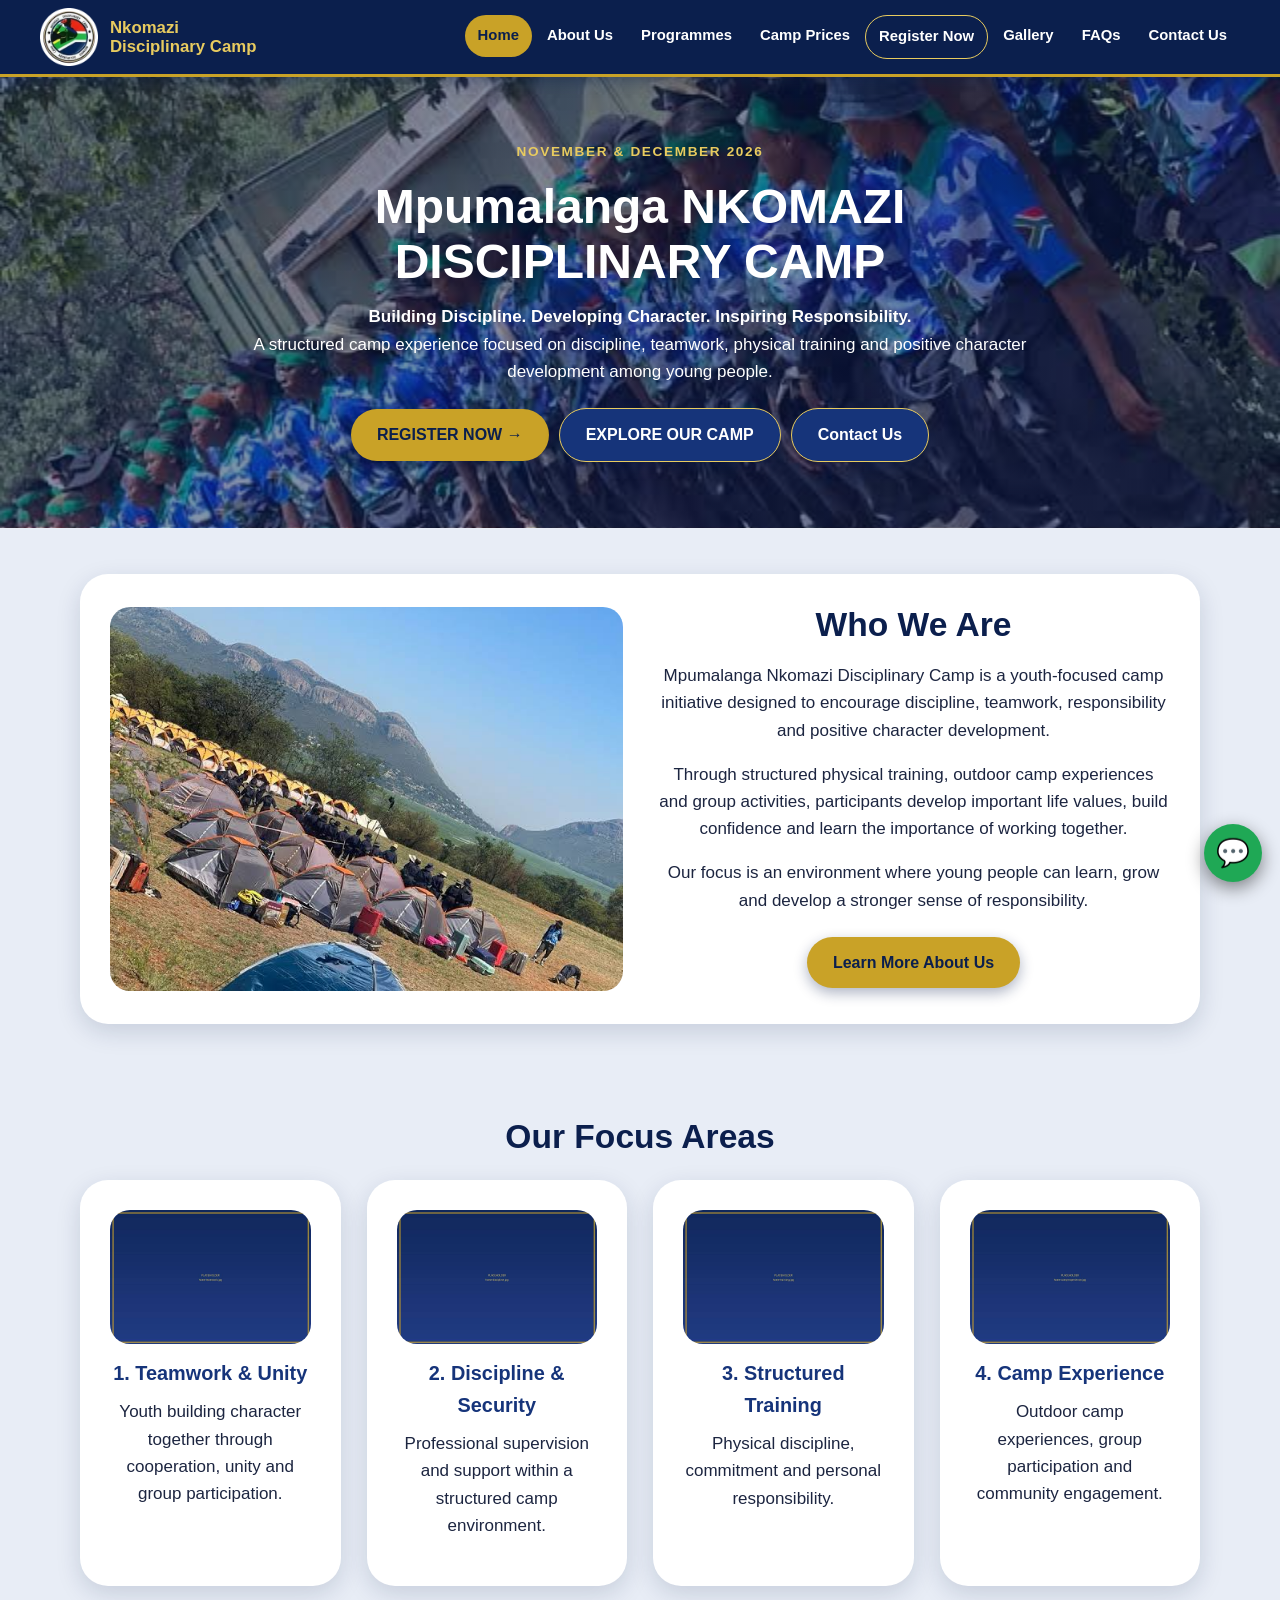
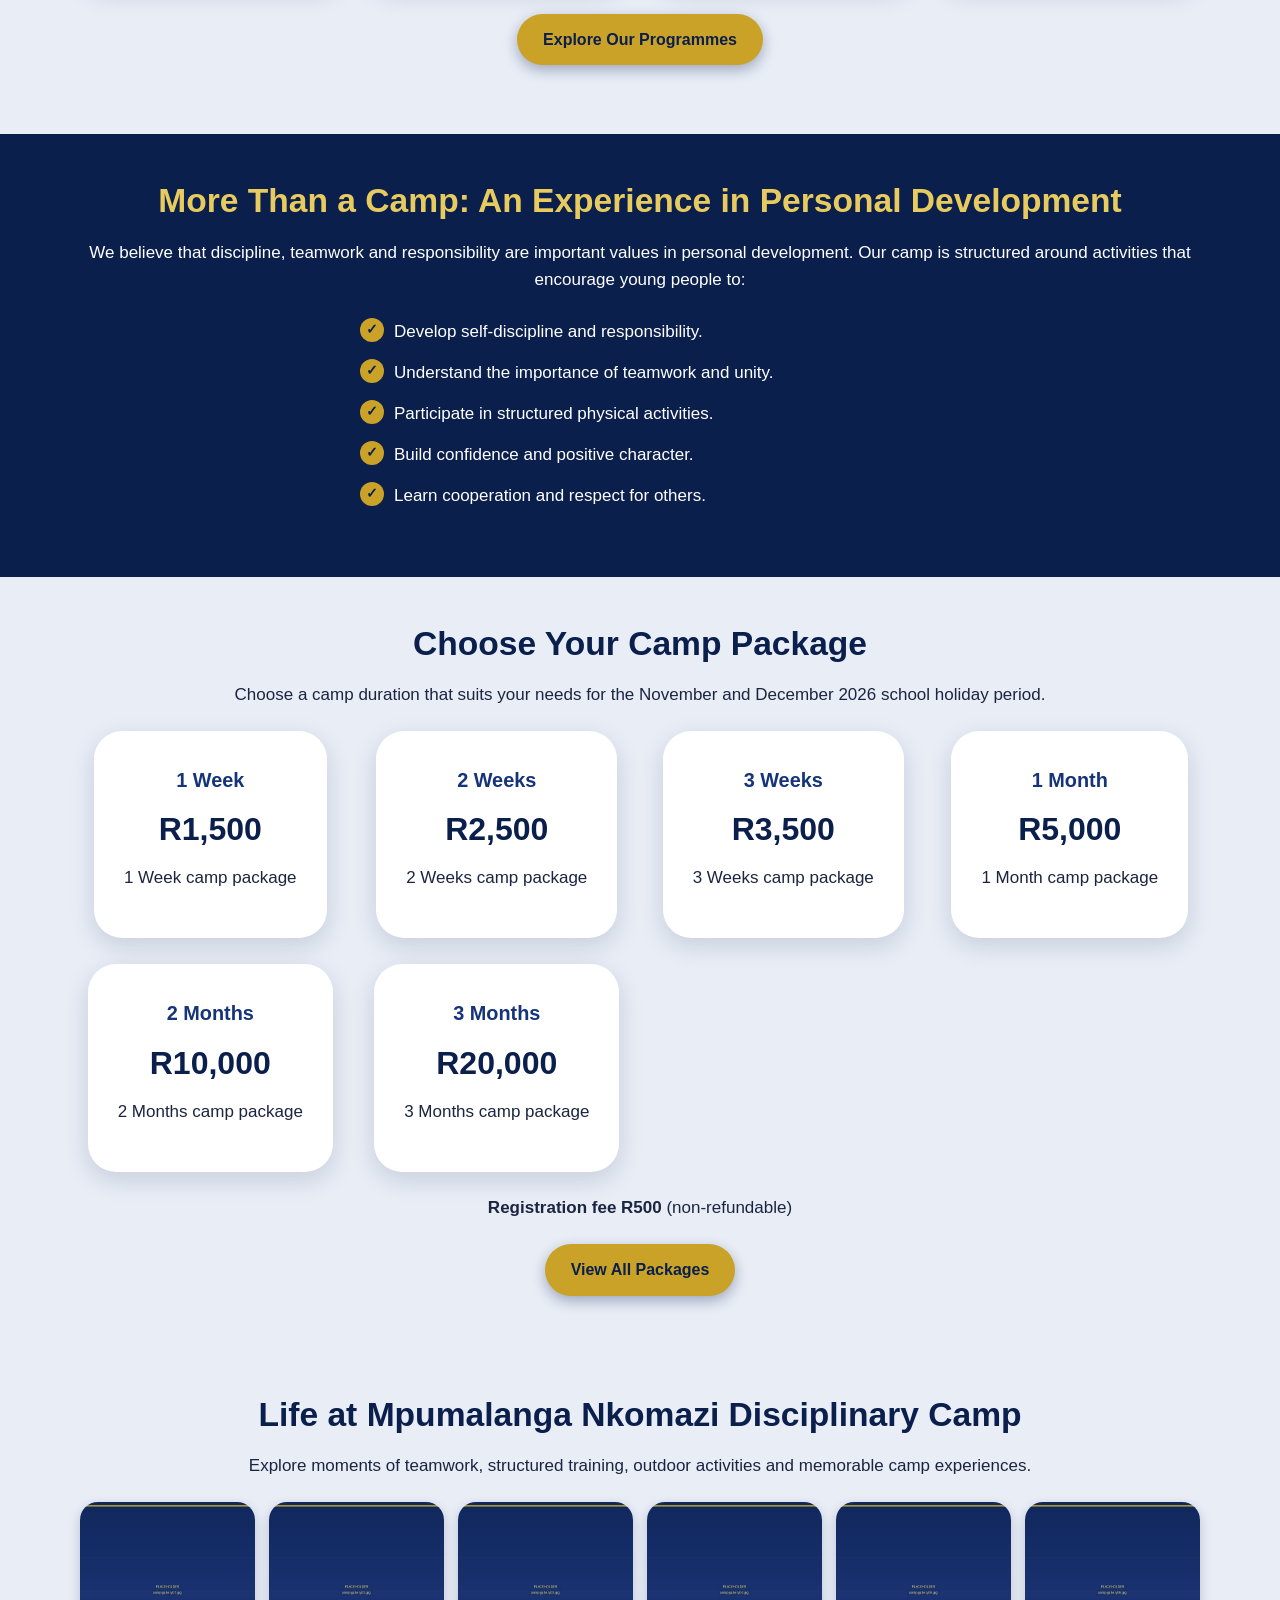
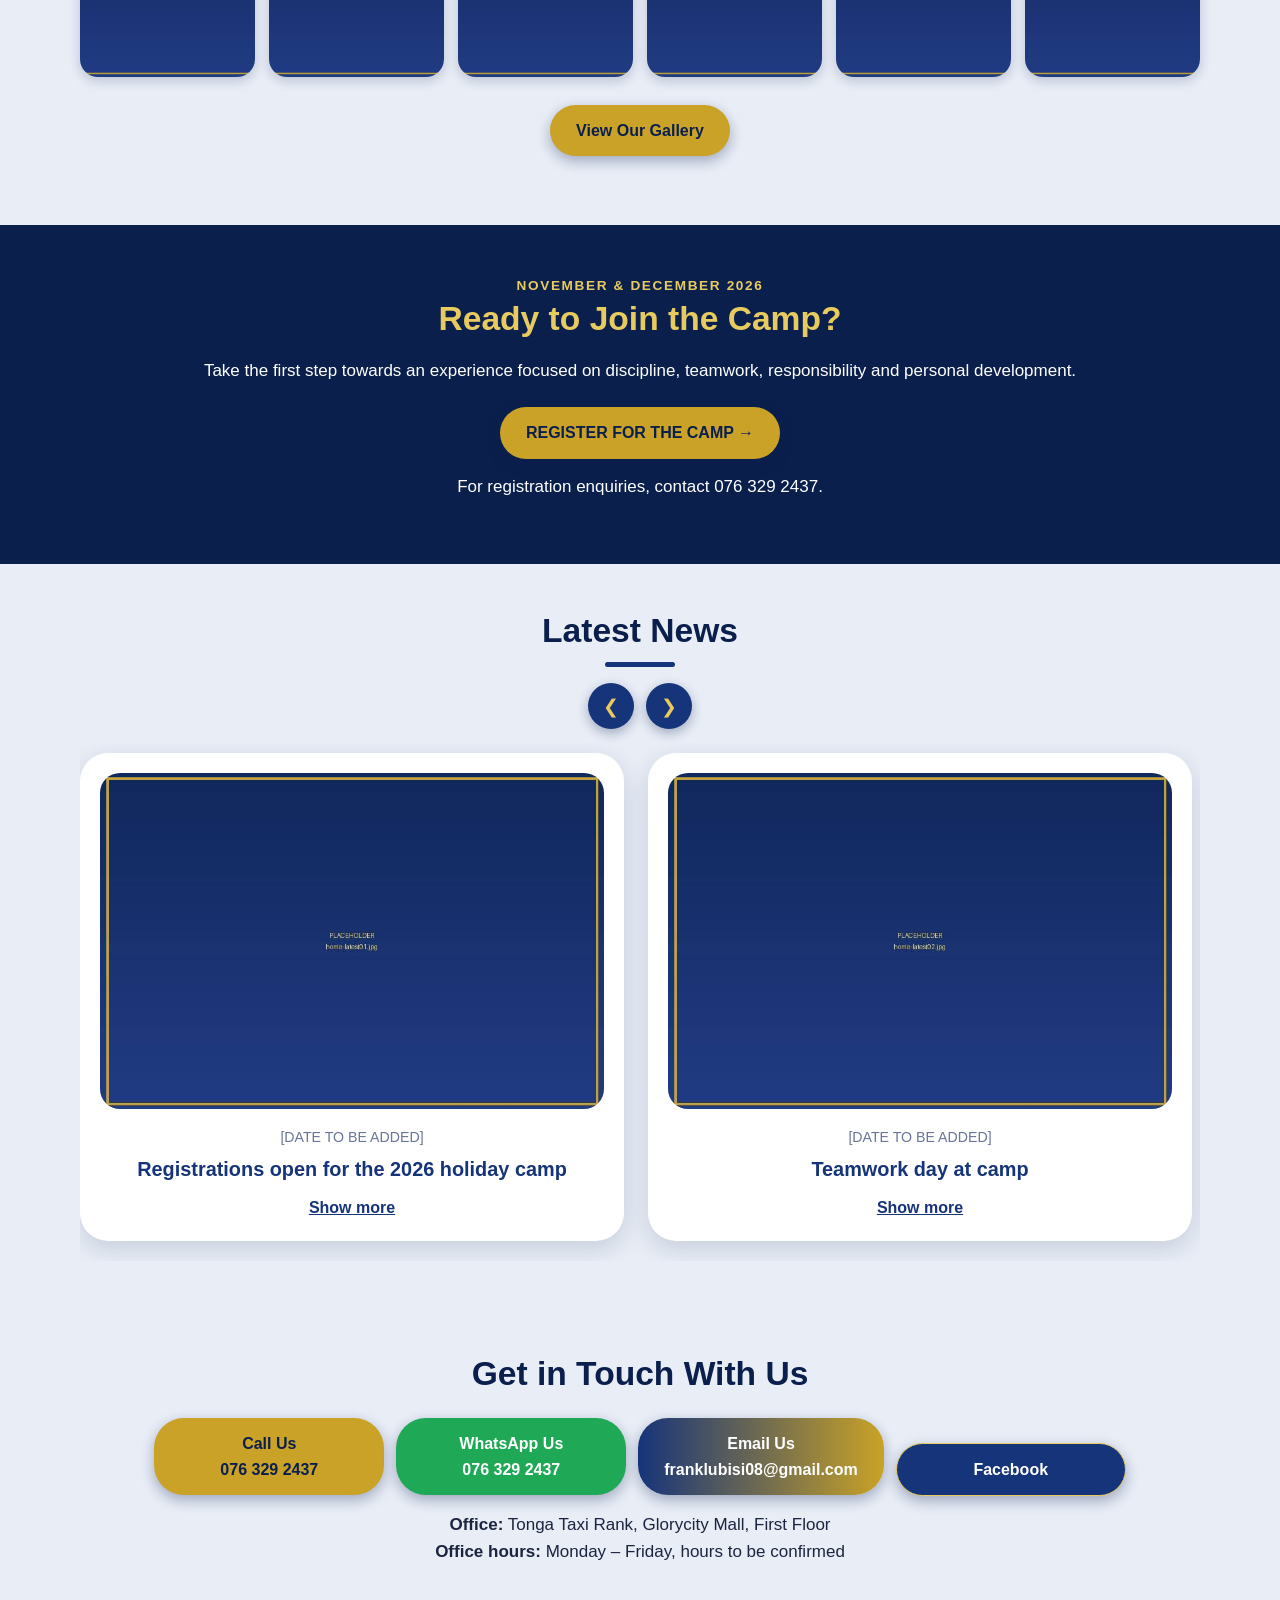
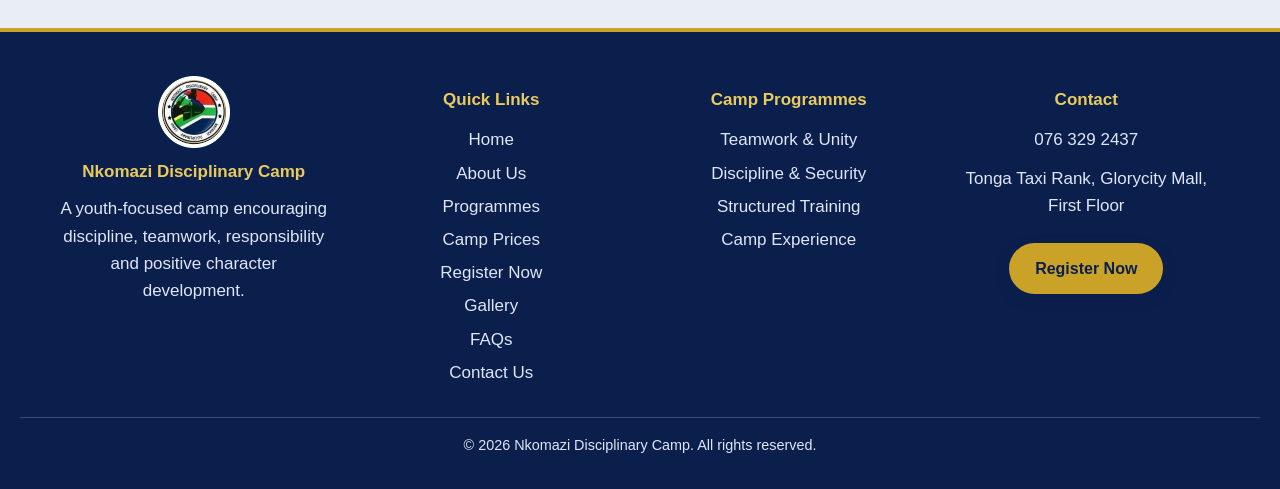
<file: index.html>
<!DOCTYPE html>
<html lang="en"><head><meta charset="utf-8"><meta name="viewport" content="width=device-width,initial-scale=1"><title>Home | Nkomazi Disciplinary Camp</title><meta name="description" content="Mpumalanga Nkomazi Disciplinary Camp: a structured school-holiday camp for discipline, teamwork and character development."><link rel="icon" type="image/png" href="images/logo/favicon.png"><link rel="stylesheet" href="index.css"></head><body>
<header><div class="bar"><a class="brand" href="index.html"><img src="images/logo/camp-logo-white.png" alt="Nkomazi Disciplinary Camp logo"><span>Nkomazi<br>Disciplinary Camp</span></a><button class="burger" aria-label="Open menu">&#9776;</button><nav><ul><li><a href="index.html" class=on>Home</a></li><li><a href="about-us.html">About Us</a></li><li><a href="programmes.html">Programmes</a></li><li><a href="prices.html">Camp Prices</a></li><li><a href="registration.html">Register Now</a></li><li><a href="gallery.html">Gallery</a></li><li><a href="faq.html">FAQs</a></li><li><a href="contact.html">Contact Us</a></li></ul></nav></div></header>
<main><section class="hero" style="background-image:linear-gradient(#0b1f4d7d,#0b1f4d7a),url(images/home/home-hero.jpeg)"><div><small>NOVEMBER &amp; DECEMBER 2026</small><h1>Mpumalanga NKOMAZI DISCIPLINARY CAMP</h1><p><b>Building Discipline. Developing Character. Inspiring Responsibility.</b><br>A structured camp experience focused on discipline, teamwork, physical training and positive character development among young people.</p><a class="btn gold" href="registration.html">REGISTER NOW &rarr;</a><a class="btn navy" href="about-us.html">EXPLORE OUR CAMP</a><a class="btn navy" href="contact.html">Contact Us</a></div></section><section class=""><div class="sec fade"><div class="card split"><img src="images/home/home-welcome.jpeg" alt="Who We Are"><div><h2>Who We Are</h2><p>Mpumalanga Nkomazi Disciplinary Camp is a youth-focused camp initiative designed to encourage discipline, teamwork, responsibility and positive character development.</p><p>Through structured physical training, outdoor camp experiences and group activities, participants develop important life values, build confidence and learn the importance of working together.</p><p>Our focus is an environment where young people can learn, grow and develop a stronger sense of responsibility.</p><a class="btn gold" href="about-us.html">Learn More About Us</a></div></div></div></section><section class=""><div class="sec fade"><h2>Our Focus Areas</h2><div class="grid "><div class="card "><img src="images/home/home-teamwork.jpg" alt="1. Teamwork &amp; Unity"><h3>1. Teamwork &amp; Unity</h3><p>Youth building character together through cooperation, unity and group participation.</p></div><div class="card "><img src="images/home/home-discipline.jpg" alt="2. Discipline &amp; Security"><h3>2. Discipline &amp; Security</h3><p>Professional supervision and support within a structured camp environment.</p></div><div class="card "><img src="images/home/home-training.jpg" alt="3. Structured Training"><h3>3. Structured Training</h3><p>Physical discipline, commitment and personal responsibility.</p></div><div class="card "><img src="images/home/home-camp-experience.jpg" alt="4. Camp Experience"><h3>4. Camp Experience</h3><p>Outdoor camp experiences, group participation and community engagement.</p></div></div><p><a class="btn gold" href="programmes.html">Explore Our Programmes</a></p></div></section><section class="band"><div class="sec fade"><h2>More Than a Camp: An Experience in Personal Development</h2><p>We believe that discipline, teamwork and responsibility are important values in personal development. Our camp is structured around activities that encourage young people to:</p><ul class="tick"><li>Develop self-discipline and responsibility.</li><li>Understand the importance of teamwork and unity.</li><li>Participate in structured physical activities.</li><li>Build confidence and positive character.</li><li>Learn cooperation and respect for others.</li></ul></div></section><section class=""><div class="sec fade"><h2>Choose Your Camp Package</h2><p>Choose a camp duration that suits your needs for the November and December 2026 school holiday period.</p><div class="grid "><div class="card pk"><h3>1 Week</h3><div class="price">R1,500</div><p>1 Week camp package</p></div><div class="card pk"><h3>2 Weeks</h3><div class="price">R2,500</div><p>2 Weeks camp package</p></div><div class="card pk"><h3>3 Weeks</h3><div class="price">R3,500</div><p>3 Weeks camp package</p></div><div class="card pk"><h3>1 Month</h3><div class="price">R5,000</div><p>1 Month camp package</p></div><div class="card pk"><h3>2 Months</h3><div class="price">R10,000</div><p>2 Months camp package</p></div><div class="card pk"><h3>3 Months</h3><div class="price">R20,000</div><p>3 Months camp package</p></div></div><p><b>Registration fee R500</b> (non-refundable)</p><a class="btn gold" href="prices.html">View All Packages</a></div></section><section class=""><div class="sec fade"><h2>Life at Mpumalanga Nkomazi Disciplinary Camp</h2><p>Explore moments of teamwork, structured training, outdoor activities and memorable camp experiences.</p><div class="grid gal"><img src="images/home/camp-gallery01.jpg" alt="Camp gallery photo 1"><img src="images/home/camp-gallery02.jpg" alt="Camp gallery photo 2"><img src="images/home/camp-gallery03.jpg" alt="Camp gallery photo 3"><img src="images/home/camp-gallery04.jpg" alt="Camp gallery photo 4"><img src="images/home/camp-gallery05.jpg" alt="Camp gallery photo 5"><img src="images/home/camp-gallery06.jpg" alt="Camp gallery photo 6"></div><p><a class="btn gold" href="gallery.html">View Our Gallery</a></p></div></section><section class="band cta"><div class="sec fade"><small class="tag">NOVEMBER &amp; DECEMBER 2026</small><h2>Ready to Join the Camp?</h2><p>Take the first step towards an experience focused on discipline, teamwork, responsibility and personal development.</p><a class="btn gold" href="registration.html">REGISTER FOR THE CAMP &rarr;</a><p>For registration enquiries, contact 076 329 2437.</p></div></section><section class=""><div class="sec fade"><h2 class="bar2">Latest News</h2><div class="arrows"><button id="pv" aria-label="Previous">&#10094;</button><button id="nx" aria-label="Next">&#10095;</button></div><div class="track" id="trk"><article class="card ncard"><img src="images/home/home-latest01.jpg" alt="Registrations open for the 2026 holiday camp"><small>[DATE TO BE ADDED]</small><h3>Registrations open for the 2026 holiday camp</h3><div id="n0" class="hid"><p>Registration for the November and December 2026 camp is open. Contact the organisers for available dates.</p></div><button class="link" data-more="n0">Show more</button></article><article class="card ncard"><img src="images/home/home-latest02.jpg" alt="Teamwork day at camp"><small>[DATE TO BE ADDED]</small><h3>Teamwork day at camp</h3><div id="n1" class="hid"><p>Sample news item: participants working together in group activities.</p></div><button class="link" data-more="n1">Show more</button></article><article class="card ncard"><img src="images/home/home-latest03.jpg" alt="Structured training sessions"><small>[DATE TO BE ADDED]</small><h3>Structured training sessions</h3><div id="n2" class="hid"><p>Sample news item: organised physical activities that build discipline.</p></div><button class="link" data-more="n2">Show more</button></article><article class="card ncard"><img src="images/home/home-latest04.jpg" alt="Meet our camp organisers"><small>[DATE TO BE ADDED]</small><h3>Meet our camp organisers</h3><div id="n3" class="hid"><p>Sample news item: introducing the team behind the camp.</p></div><button class="link" data-more="n3">Show more</button></article><article class="card ncard"><img src="images/home/home-latest05.jpg" alt="Outdoor camp experience"><small>[DATE TO BE ADDED]</small><h3>Outdoor camp experience</h3><div id="n4" class="hid"><p>Sample news item: outdoor activities and shared camp life.</p></div><button class="link" data-more="n4">Show more</button></article><article class="card ncard"><img src="images/home/home-latest06.jpg" alt="Information for parents and guardians"><small>[DATE TO BE ADDED]</small><h3>Information for parents and guardians</h3><div id="n5" class="hid"><p>Sample news item: what parents and guardians should know before registering.</p></div><button class="link" data-more="n5">Show more</button></article></div></div></section><section class=""><div class="sec fade"><h2>Get in Touch With Us</h2><div class="btns"><a class="btn gold" href="tel:0763292437">Call Us<br>076 329 2437</a><a class="btn wa" href="https://wa.me/27763292437" target="_blank" rel="noopener">WhatsApp Us<br>076 329 2437</a><a class="btn grad" href="mailto:franklubisi08@gmail.com">Email Us<br>franklubisi08@gmail.com</a><a class="btn navy" href="https://www.facebook.com/profile.php?id=61595123400363" target="_blank" rel="noopener">Facebook</a></div><p><b>Office:</b> Tonga Taxi Rank, Glorycity Mall, First Floor<br><b>Office hours:</b> Monday &ndash; Friday, hours to be confirmed</p></div></section></main>
<footer><div class="fgrid"><div><img src="images/logo/camp-logo-white.png" width="72" alt="Nkomazi Disciplinary Camp logo"><h4>Nkomazi Disciplinary Camp</h4><p>A youth-focused camp encouraging discipline, teamwork, responsibility and positive character development.</p></div><div><h4>Quick Links</h4><a href="index.html">Home</a><a href="about-us.html">About Us</a><a href="programmes.html">Programmes</a><a href="prices.html">Camp Prices</a><a href="registration.html">Register Now</a><a href="gallery.html">Gallery</a><a href="faq.html">FAQs</a><a href="contact.html">Contact Us</a></div><div><h4>Camp Programmes</h4><a href="programmes.html#teamwork">Teamwork &amp; Unity</a><a href="programmes.html#discipline">Discipline &amp; Security</a><a href="programmes.html#training">Structured Training</a><a href="programmes.html#camp">Camp Experience</a></div><div><h4>Contact</h4><a href="tel:0763292437">076 329 2437</a><p>Tonga Taxi Rank, Glorycity Mall, First Floor</p><a class="btn gold" href="registration.html">Register Now</a></div></div><p class="copy">&copy; 2026 Nkomazi Disciplinary Camp. All rights reserved.</p></footer>
<a class="chat" href="https://wa.me/27763292437" target="_blank" rel="noopener" aria-label="Chat with us on WhatsApp">&#128172;</a>
<script src="index.js"></script></body></html>
</file>
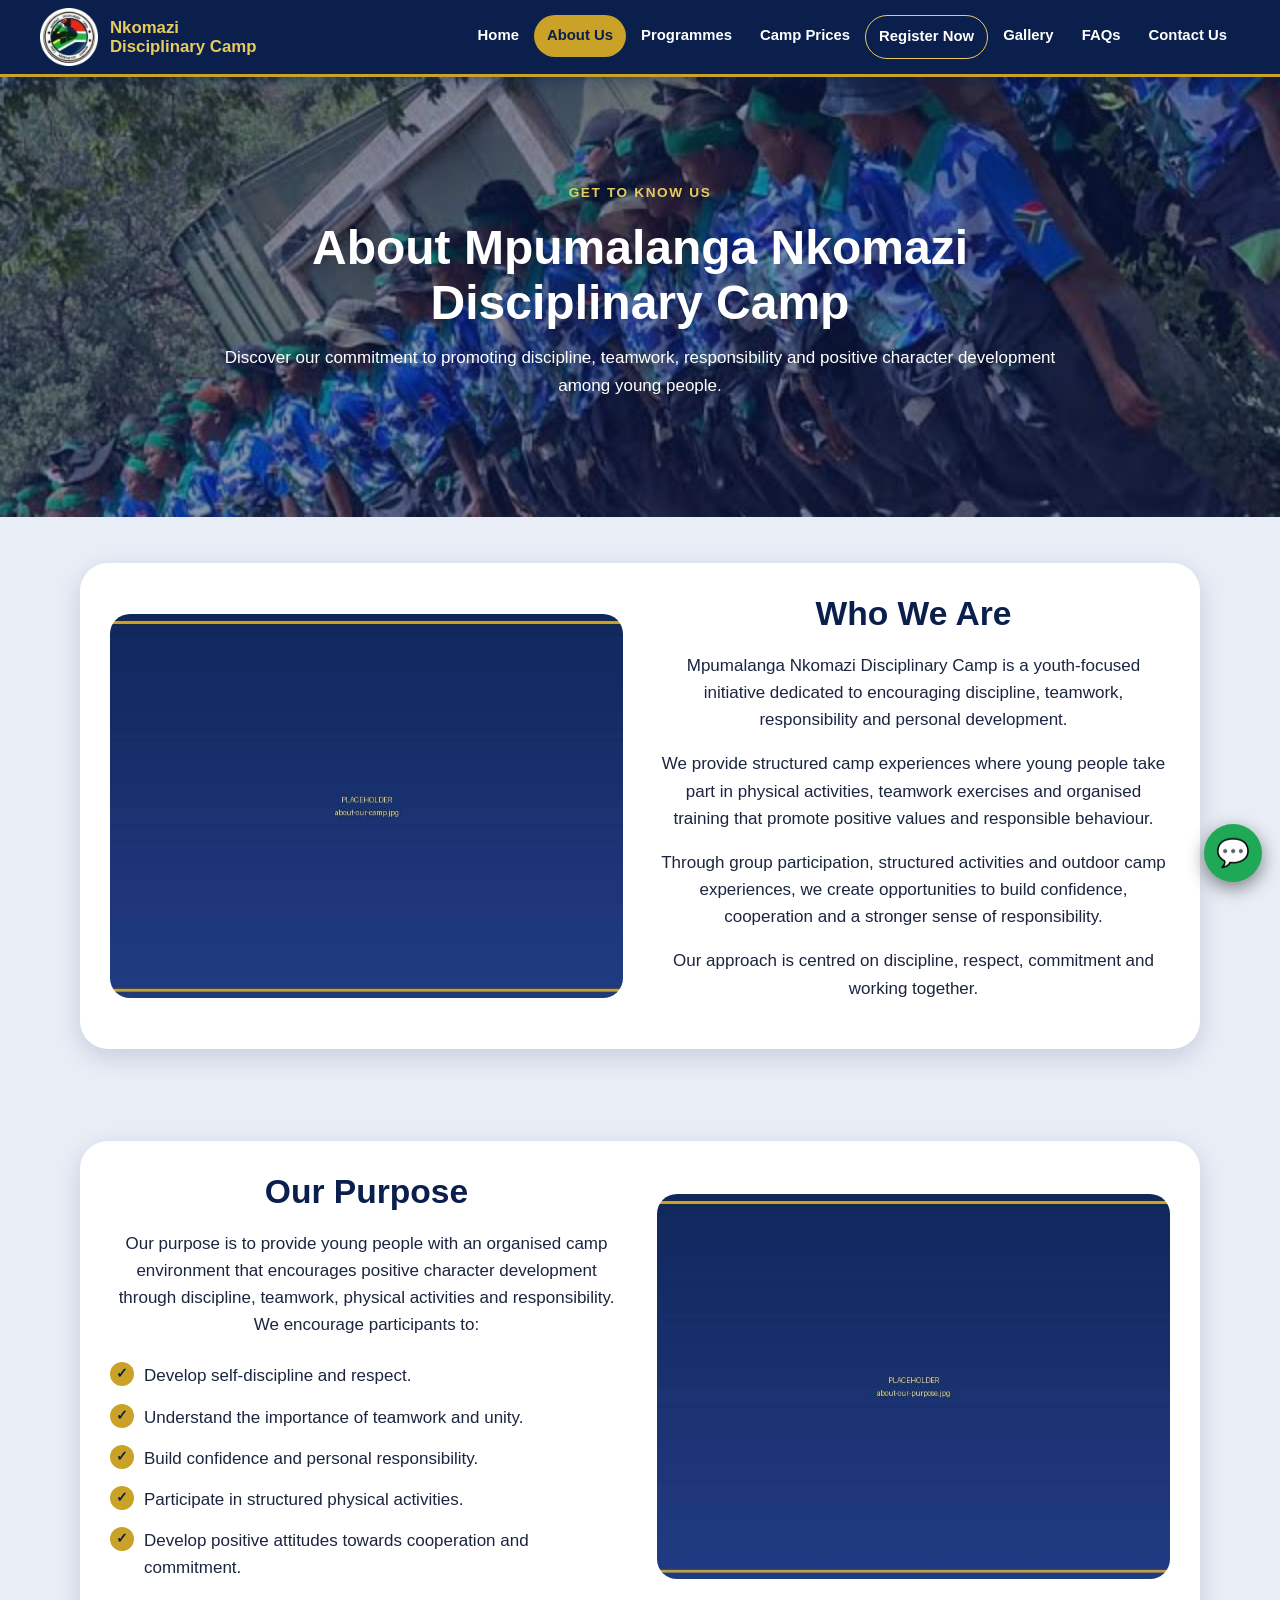
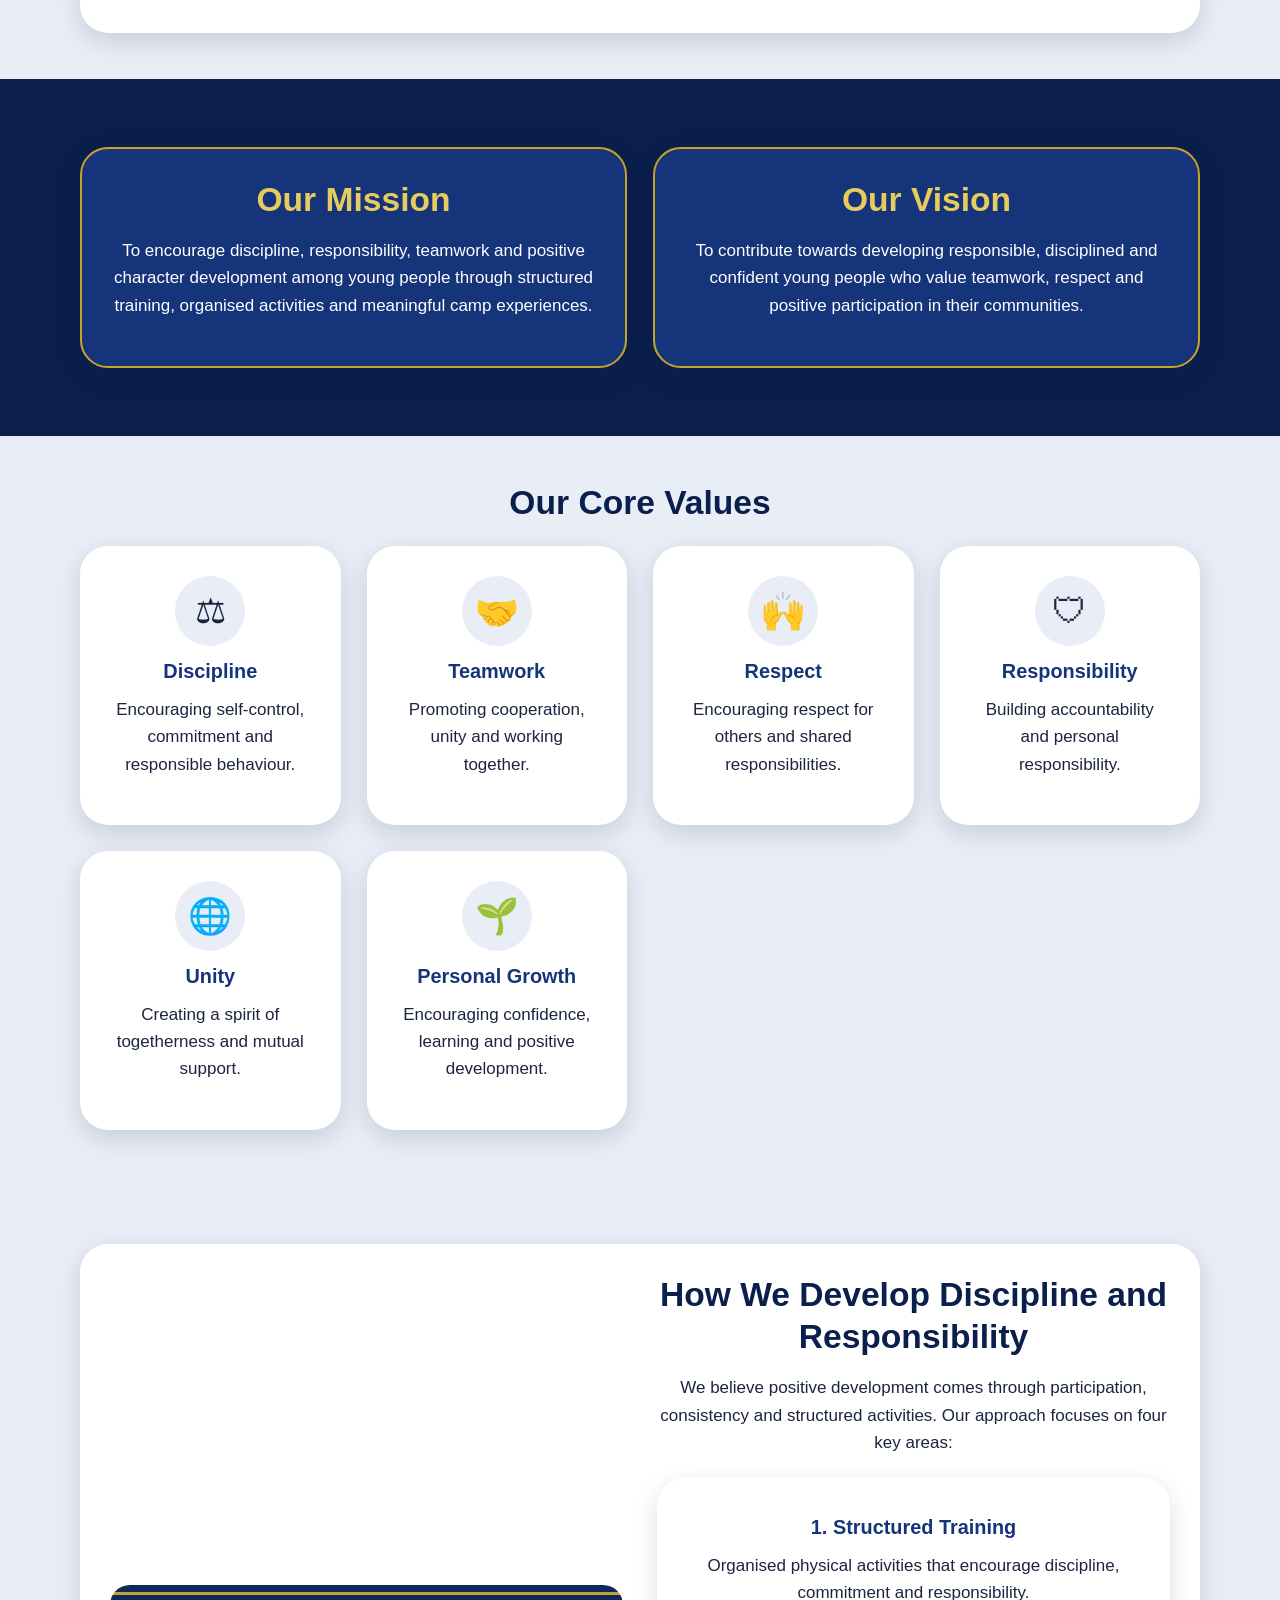
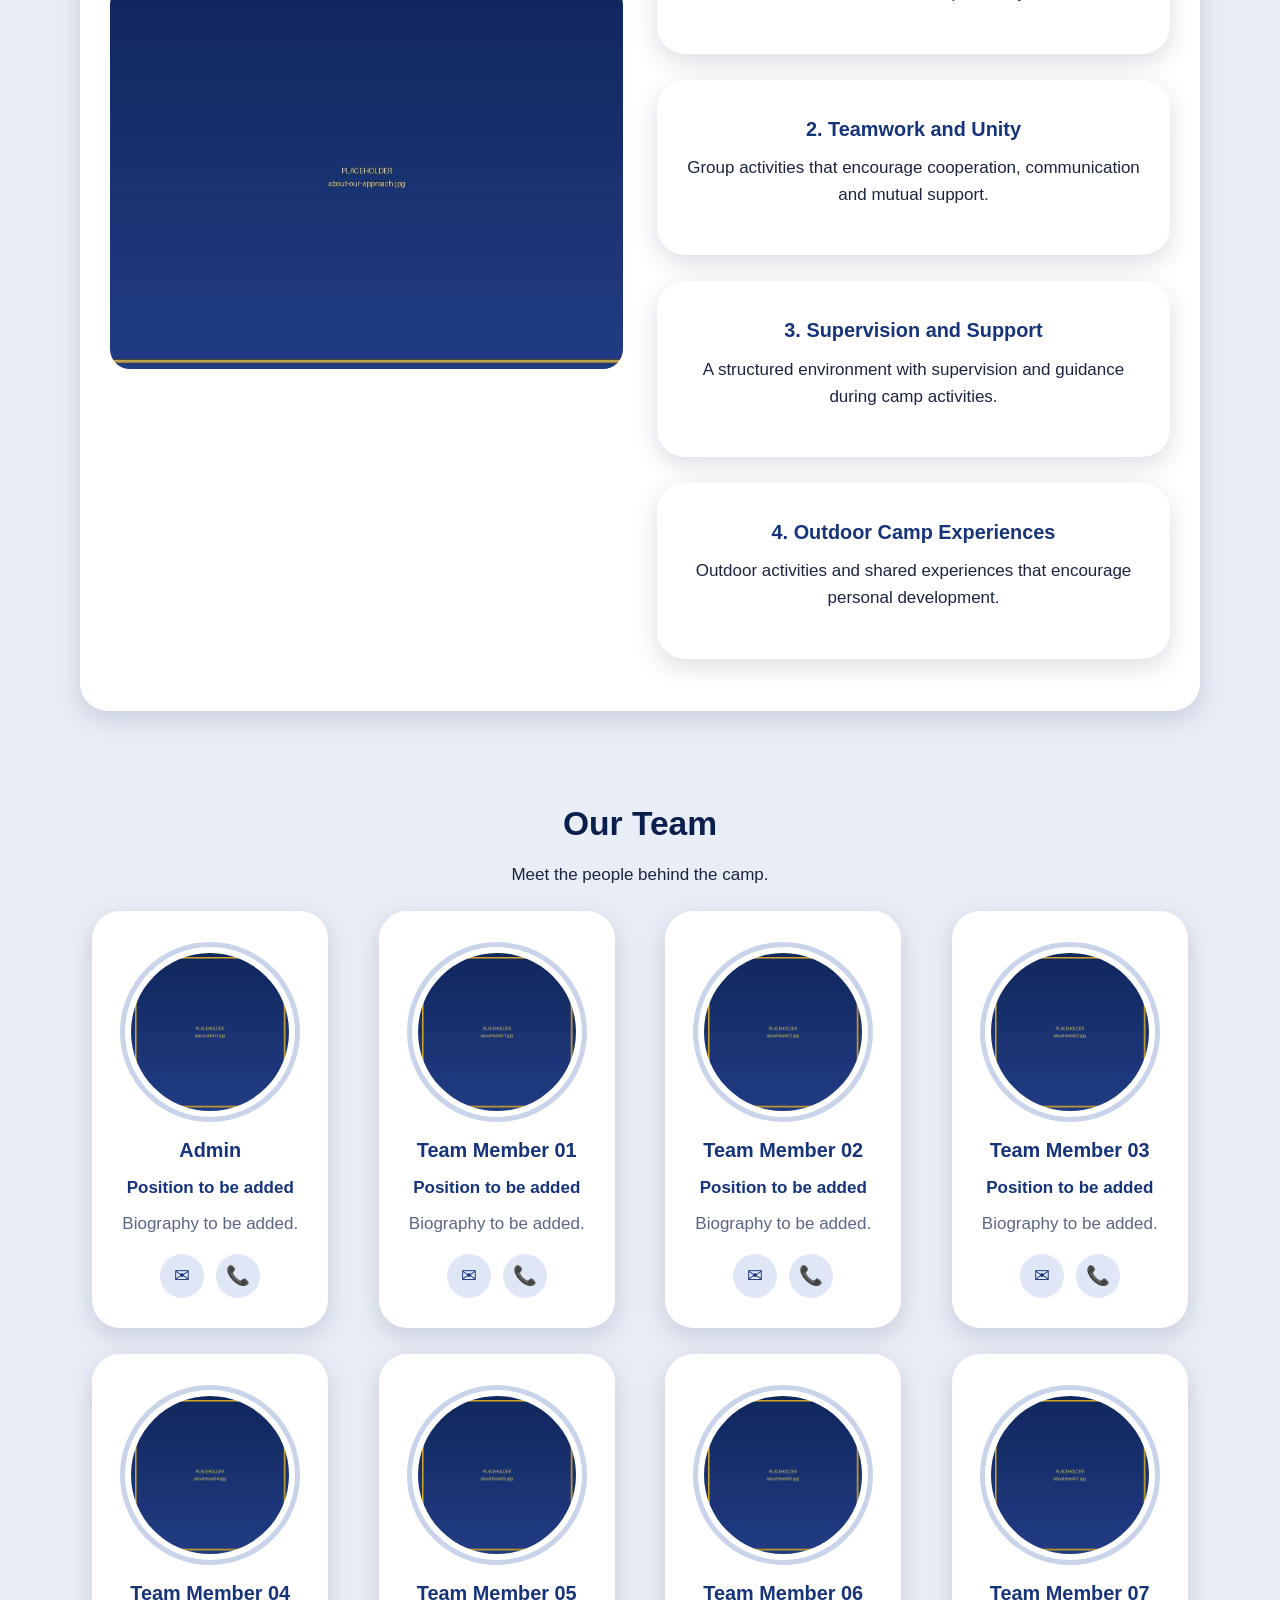
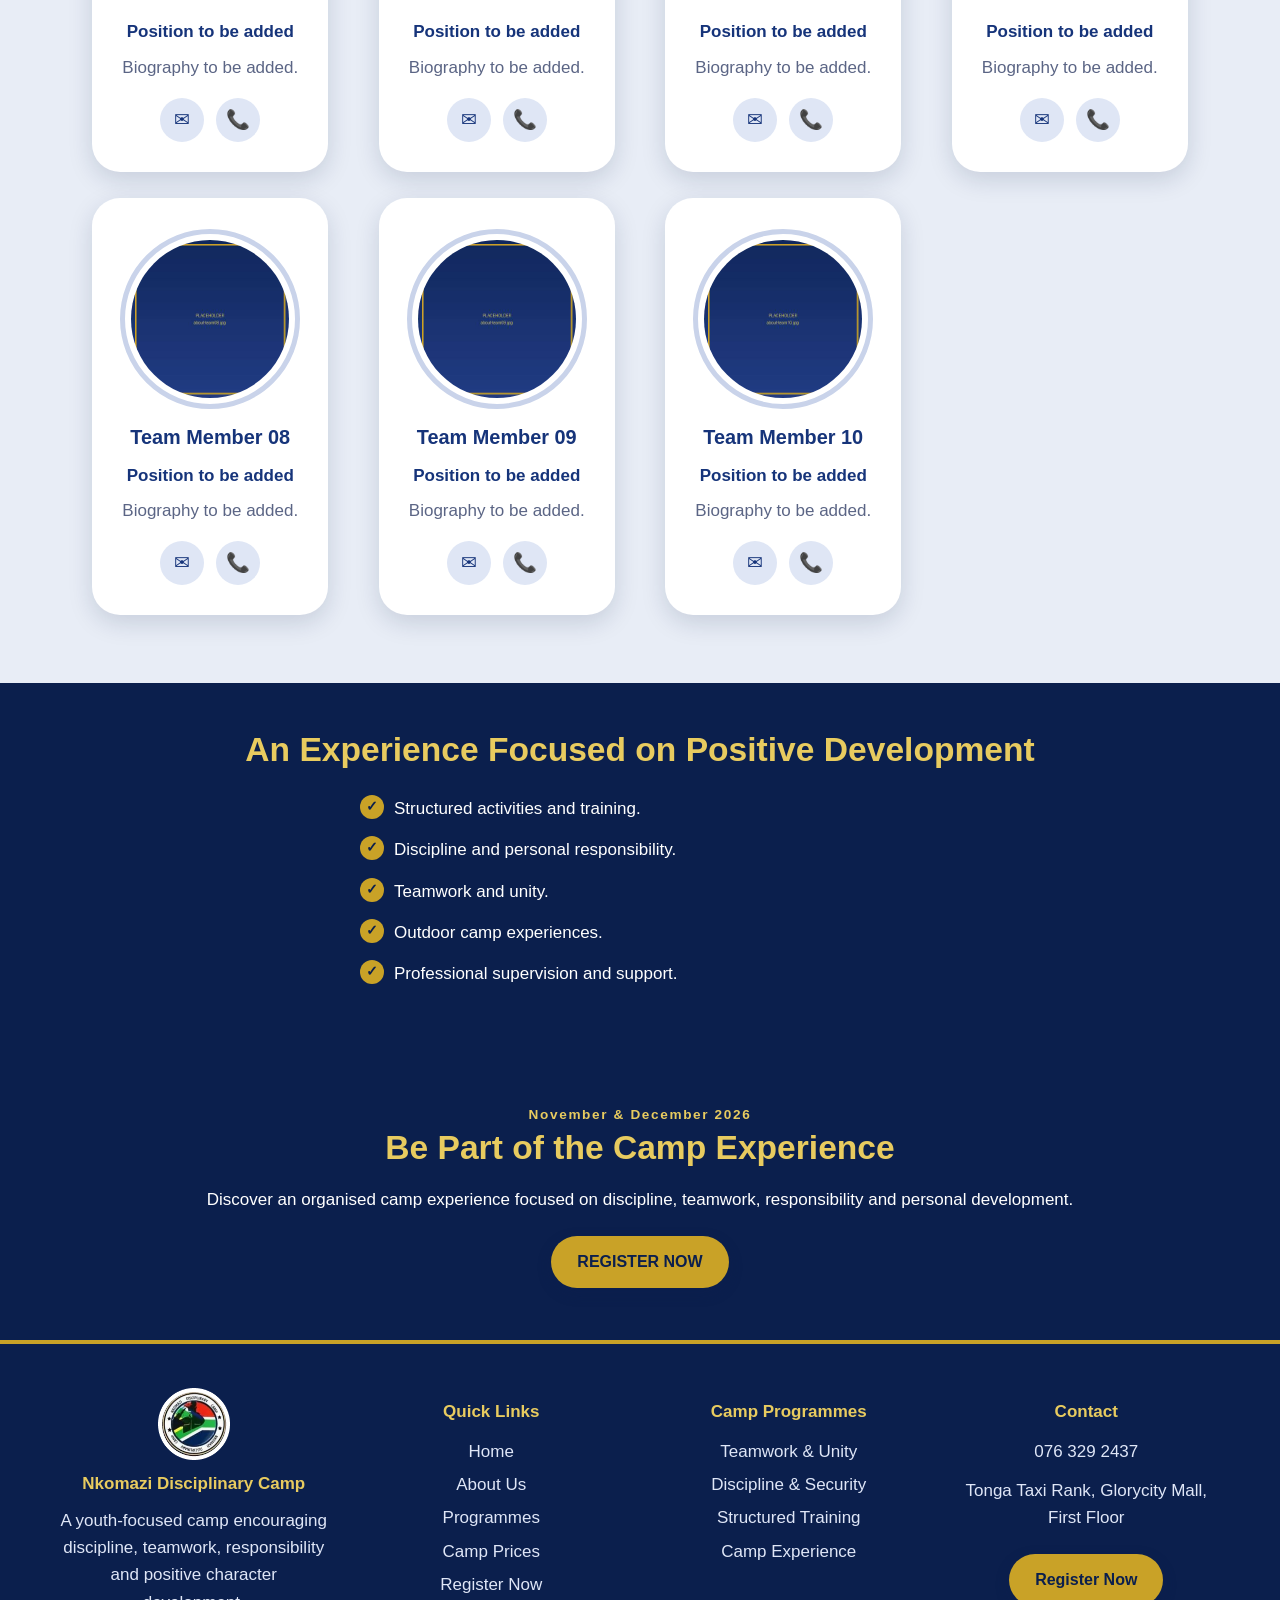
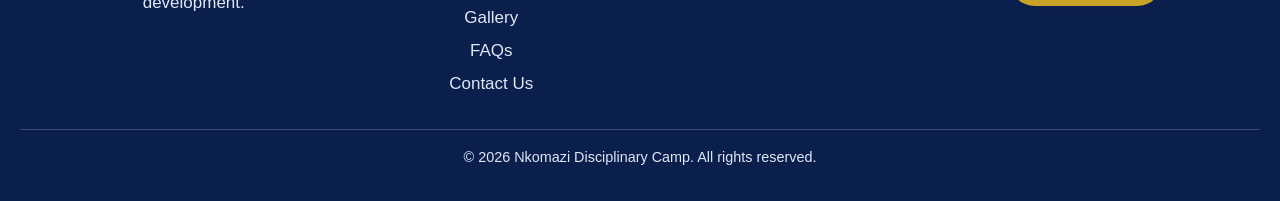
<file: about-us.html>
<!DOCTYPE html>
<html lang="en"><head><meta charset="utf-8"><meta name="viewport" content="width=device-width,initial-scale=1"><title>About Us | Nkomazi Disciplinary Camp</title><meta name="description" content="About Mpumalanga Nkomazi Disciplinary Camp: our purpose, mission, vision, values and team."><link rel="icon" type="image/png" href="images/logo/favicon.png"><link rel="stylesheet" href="about-us.css"></head><body>
<header><div class="bar"><a class="brand" href="index.html"><img src="images/logo/camp-logo-white.png" alt="Nkomazi Disciplinary Camp logo"><span>Nkomazi<br>Disciplinary Camp</span></a><button class="burger" aria-label="Open menu">&#9776;</button><nav><ul><li><a href="index.html">Home</a></li><li><a href="about-us.html" class=on>About Us</a></li><li><a href="programmes.html">Programmes</a></li><li><a href="prices.html">Camp Prices</a></li><li><a href="registration.html">Register Now</a></li><li><a href="gallery.html">Gallery</a></li><li><a href="faq.html">FAQs</a></li><li><a href="contact.html">Contact Us</a></li></ul></nav></div></header>
<main><section class="hero" style="background-image:linear-gradient(#0b1f4d7d,#0b1f4d7a),url(images/about/about-hero.jpeg)"><div><small>GET TO KNOW US</small><h1>About Mpumalanga Nkomazi Disciplinary Camp</h1><p>Discover our commitment to promoting discipline, teamwork, responsibility and positive character development among young people.</p></div></section><section class=""><div class="sec fade"><div class="card split"><img src="images/about/about-our-camp.jpg" alt="Who We Are"><div><h2>Who We Are</h2><p>Mpumalanga Nkomazi Disciplinary Camp is a youth-focused initiative dedicated to encouraging discipline, teamwork, responsibility and personal development.</p><p>We provide structured camp experiences where young people take part in physical activities, teamwork exercises and organised training that promote positive values and responsible behaviour.</p><p>Through group participation, structured activities and outdoor camp experiences, we create opportunities to build confidence, cooperation and a stronger sense of responsibility.</p><p>Our approach is centred on discipline, respect, commitment and working together.</p></div></div></div></section><section class=""><div class="sec fade"><div class="card split rev"><img src="images/about/about-our-purpose.jpg" alt="Our Purpose"><div><h2>Our Purpose</h2><p>Our purpose is to provide young people with an organised camp environment that encourages positive character development through discipline, teamwork, physical activities and responsibility. We encourage participants to:</p><ul class="tick"><li>Develop self-discipline and respect.</li><li>Understand the importance of teamwork and unity.</li><li>Build confidence and personal responsibility.</li><li>Participate in structured physical activities.</li><li>Develop positive attitudes towards cooperation and commitment.</li></ul></div></div></div></section><section class="band"><div class="sec fade"><div class="grid "><div class="card navy"><h2>Our Mission</h2><p>To encourage discipline, responsibility, teamwork and positive character development among young people through structured training, organised activities and meaningful camp experiences.</p></div><div class="card navy"><h2>Our Vision</h2><p>To contribute towards developing responsible, disciplined and confident young people who value teamwork, respect and positive participation in their communities.</p></div></div></div></section><section class=""><div class="sec fade"><h2>Our Core Values</h2><div class="grid "><div class="card"><div class="ico">&#9878;</div><h3>Discipline</h3><p>Encouraging self-control, commitment and responsible behaviour.</p></div><div class="card"><div class="ico">&#129309;</div><h3>Teamwork</h3><p>Promoting cooperation, unity and working together.</p></div><div class="card"><div class="ico">&#128588;</div><h3>Respect</h3><p>Encouraging respect for others and shared responsibilities.</p></div><div class="card"><div class="ico">&#128737;</div><h3>Responsibility</h3><p>Building accountability and personal responsibility.</p></div><div class="card"><div class="ico">&#127760;</div><h3>Unity</h3><p>Creating a spirit of togetherness and mutual support.</p></div><div class="card"><div class="ico">&#127793;</div><h3>Personal Growth</h3><p>Encouraging confidence, learning and positive development.</p></div></div></div></section><section class=""><div class="sec fade"><div class="card split"><img src="images/about/about-our-approach.jpg" alt="How We Develop Discipline and Responsibility"><div><h2>How We Develop Discipline and Responsibility</h2><p>We believe positive development comes through participation, consistency and structured activities. Our approach focuses on four key areas:</p><div class="grid "><div class="card "><h3>1. Structured Training</h3><p>Organised physical activities that encourage discipline, commitment and responsibility.</p></div><div class="card "><h3>2. Teamwork and Unity</h3><p>Group activities that encourage cooperation, communication and mutual support.</p></div><div class="card "><h3>3. Supervision and Support</h3><p>A structured environment with supervision and guidance during camp activities.</p></div><div class="card "><h3>4. Outdoor Camp Experiences</h3><p>Outdoor activities and shared experiences that encourage personal development.</p></div></div></div></div></div></section><section class=""><div class="sec fade"><h2>Our Team</h2><p>Meet the people behind the camp.</p><div class="grid teamgrid"><div class="card team"><img class="av" src="images/about/about-admin.jpg" alt="Admin"><h3>Admin</h3><b class="role">Position to be added</b><p>Biography to be added.</p><div class="ic"><a href="mailto:franklubisi08@gmail.com" aria-label="Email Admin">&#9993;</a><a href="https://wa.me/27763292437" target="_blank" rel="noopener" aria-label="WhatsApp Admin">&#128222;</a></div></div><div class="card team"><img class="av" src="images/about/about-team01.jpg" alt="Team Member 01"><h3>Team Member 01</h3><b class="role">Position to be added</b><p>Biography to be added.</p><div class="ic"><a href="mailto:franklubisi08@gmail.com" aria-label="Email Team Member 01">&#9993;</a><a href="https://wa.me/27763292437" target="_blank" rel="noopener" aria-label="WhatsApp Team Member 01">&#128222;</a></div></div><div class="card team"><img class="av" src="images/about/about-team02.jpg" alt="Team Member 02"><h3>Team Member 02</h3><b class="role">Position to be added</b><p>Biography to be added.</p><div class="ic"><a href="mailto:franklubisi08@gmail.com" aria-label="Email Team Member 02">&#9993;</a><a href="https://wa.me/27763292437" target="_blank" rel="noopener" aria-label="WhatsApp Team Member 02">&#128222;</a></div></div><div class="card team"><img class="av" src="images/about/about-team03.jpg" alt="Team Member 03"><h3>Team Member 03</h3><b class="role">Position to be added</b><p>Biography to be added.</p><div class="ic"><a href="mailto:franklubisi08@gmail.com" aria-label="Email Team Member 03">&#9993;</a><a href="https://wa.me/27763292437" target="_blank" rel="noopener" aria-label="WhatsApp Team Member 03">&#128222;</a></div></div><div class="card team"><img class="av" src="images/about/about-team04.jpg" alt="Team Member 04"><h3>Team Member 04</h3><b class="role">Position to be added</b><p>Biography to be added.</p><div class="ic"><a href="mailto:franklubisi08@gmail.com" aria-label="Email Team Member 04">&#9993;</a><a href="https://wa.me/27763292437" target="_blank" rel="noopener" aria-label="WhatsApp Team Member 04">&#128222;</a></div></div><div class="card team"><img class="av" src="images/about/about-team05.jpg" alt="Team Member 05"><h3>Team Member 05</h3><b class="role">Position to be added</b><p>Biography to be added.</p><div class="ic"><a href="mailto:franklubisi08@gmail.com" aria-label="Email Team Member 05">&#9993;</a><a href="https://wa.me/27763292437" target="_blank" rel="noopener" aria-label="WhatsApp Team Member 05">&#128222;</a></div></div><div class="card team"><img class="av" src="images/about/about-team06.jpg" alt="Team Member 06"><h3>Team Member 06</h3><b class="role">Position to be added</b><p>Biography to be added.</p><div class="ic"><a href="mailto:franklubisi08@gmail.com" aria-label="Email Team Member 06">&#9993;</a><a href="https://wa.me/27763292437" target="_blank" rel="noopener" aria-label="WhatsApp Team Member 06">&#128222;</a></div></div><div class="card team"><img class="av" src="images/about/about-team07.jpg" alt="Team Member 07"><h3>Team Member 07</h3><b class="role">Position to be added</b><p>Biography to be added.</p><div class="ic"><a href="mailto:franklubisi08@gmail.com" aria-label="Email Team Member 07">&#9993;</a><a href="https://wa.me/27763292437" target="_blank" rel="noopener" aria-label="WhatsApp Team Member 07">&#128222;</a></div></div><div class="card team"><img class="av" src="images/about/about-team08.jpg" alt="Team Member 08"><h3>Team Member 08</h3><b class="role">Position to be added</b><p>Biography to be added.</p><div class="ic"><a href="mailto:franklubisi08@gmail.com" aria-label="Email Team Member 08">&#9993;</a><a href="https://wa.me/27763292437" target="_blank" rel="noopener" aria-label="WhatsApp Team Member 08">&#128222;</a></div></div><div class="card team"><img class="av" src="images/about/about-team09.jpg" alt="Team Member 09"><h3>Team Member 09</h3><b class="role">Position to be added</b><p>Biography to be added.</p><div class="ic"><a href="mailto:franklubisi08@gmail.com" aria-label="Email Team Member 09">&#9993;</a><a href="https://wa.me/27763292437" target="_blank" rel="noopener" aria-label="WhatsApp Team Member 09">&#128222;</a></div></div><div class="card team"><img class="av" src="images/about/about-team10.jpg" alt="Team Member 10"><h3>Team Member 10</h3><b class="role">Position to be added</b><p>Biography to be added.</p><div class="ic"><a href="mailto:franklubisi08@gmail.com" aria-label="Email Team Member 10">&#9993;</a><a href="https://wa.me/27763292437" target="_blank" rel="noopener" aria-label="WhatsApp Team Member 10">&#128222;</a></div></div></div></div></section><section class="band"><div class="sec fade"><h2>An Experience Focused on Positive Development</h2><ul class="tick"><li>Structured activities and training.</li><li>Discipline and personal responsibility.</li><li>Teamwork and unity.</li><li>Outdoor camp experiences.</li><li>Professional supervision and support.</li></ul></div></section><section class="band cta"><div class="sec fade"><small class="tag">November &amp; December 2026</small><h2>Be Part of the Camp Experience</h2><p>Discover an organised camp experience focused on discipline, teamwork, responsibility and personal development.</p><a class="btn gold" href="registration.html">REGISTER NOW</a></div></section></main>
<footer><div class="fgrid"><div><img src="images/logo/camp-logo-white.png" width="72" alt="Nkomazi Disciplinary Camp logo"><h4>Nkomazi Disciplinary Camp</h4><p>A youth-focused camp encouraging discipline, teamwork, responsibility and positive character development.</p></div><div><h4>Quick Links</h4><a href="index.html">Home</a><a href="about-us.html">About Us</a><a href="programmes.html">Programmes</a><a href="prices.html">Camp Prices</a><a href="registration.html">Register Now</a><a href="gallery.html">Gallery</a><a href="faq.html">FAQs</a><a href="contact.html">Contact Us</a></div><div><h4>Camp Programmes</h4><a href="programmes.html#teamwork">Teamwork &amp; Unity</a><a href="programmes.html#discipline">Discipline &amp; Security</a><a href="programmes.html#training">Structured Training</a><a href="programmes.html#camp">Camp Experience</a></div><div><h4>Contact</h4><a href="tel:0763292437">076 329 2437</a><p>Tonga Taxi Rank, Glorycity Mall, First Floor</p><a class="btn gold" href="registration.html">Register Now</a></div></div><p class="copy">&copy; 2026 Nkomazi Disciplinary Camp. All rights reserved.</p></footer>
<a class="chat" href="https://wa.me/27763292437" target="_blank" rel="noopener" aria-label="Chat with us on WhatsApp">&#128172;</a>
<script src="about-us.js"></script></body></html>
</file>
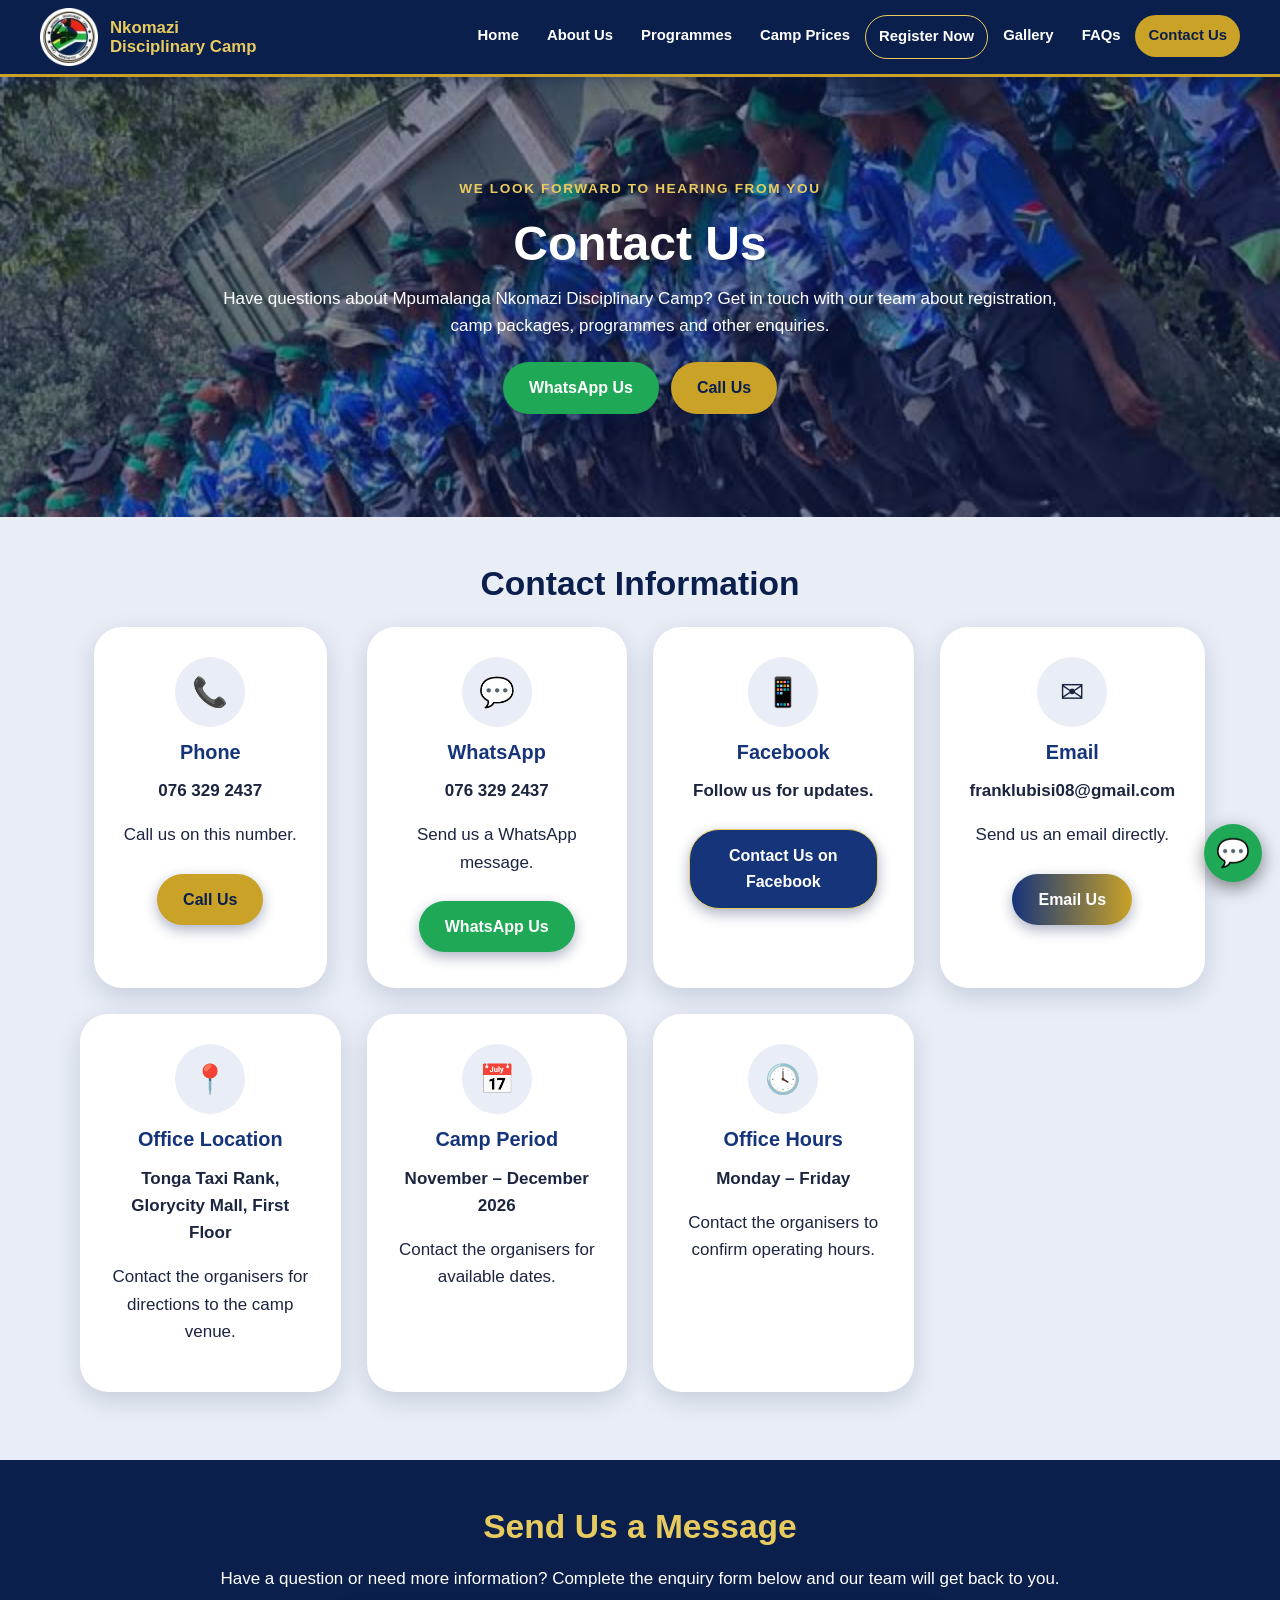
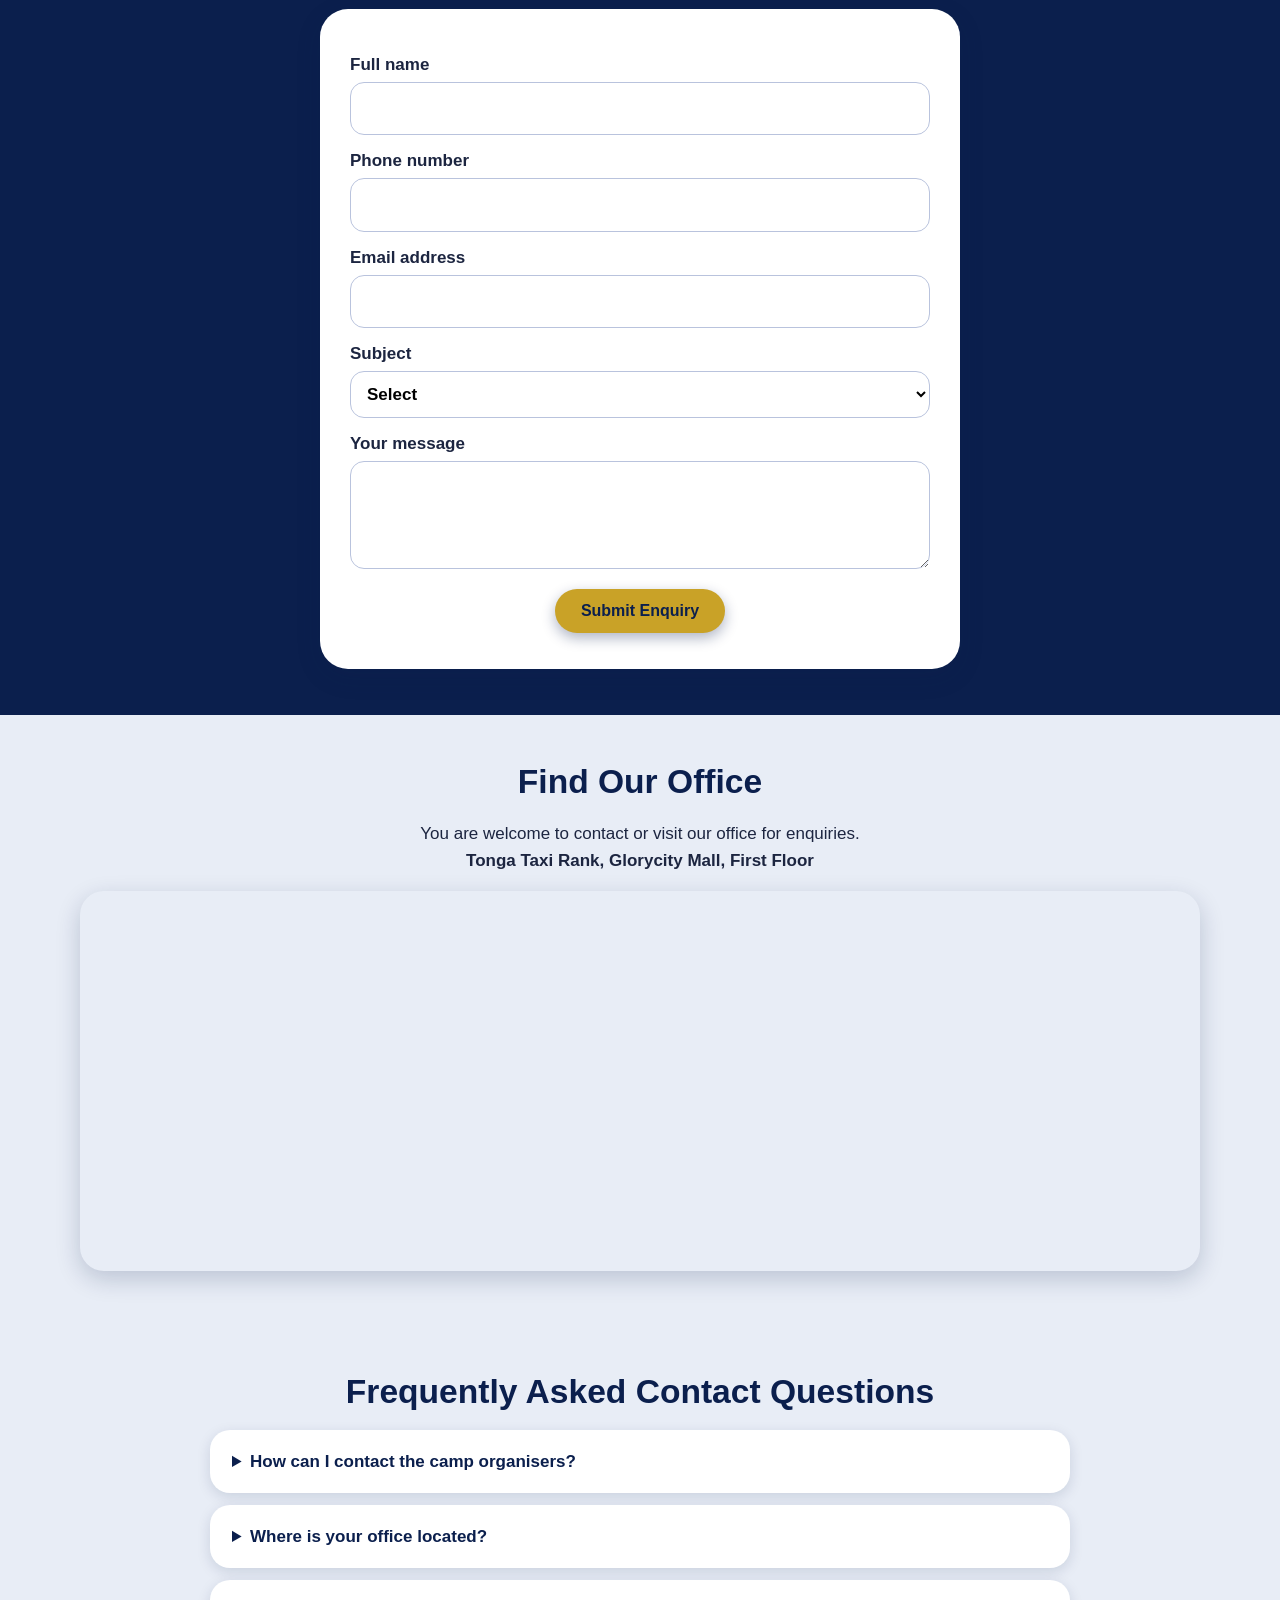
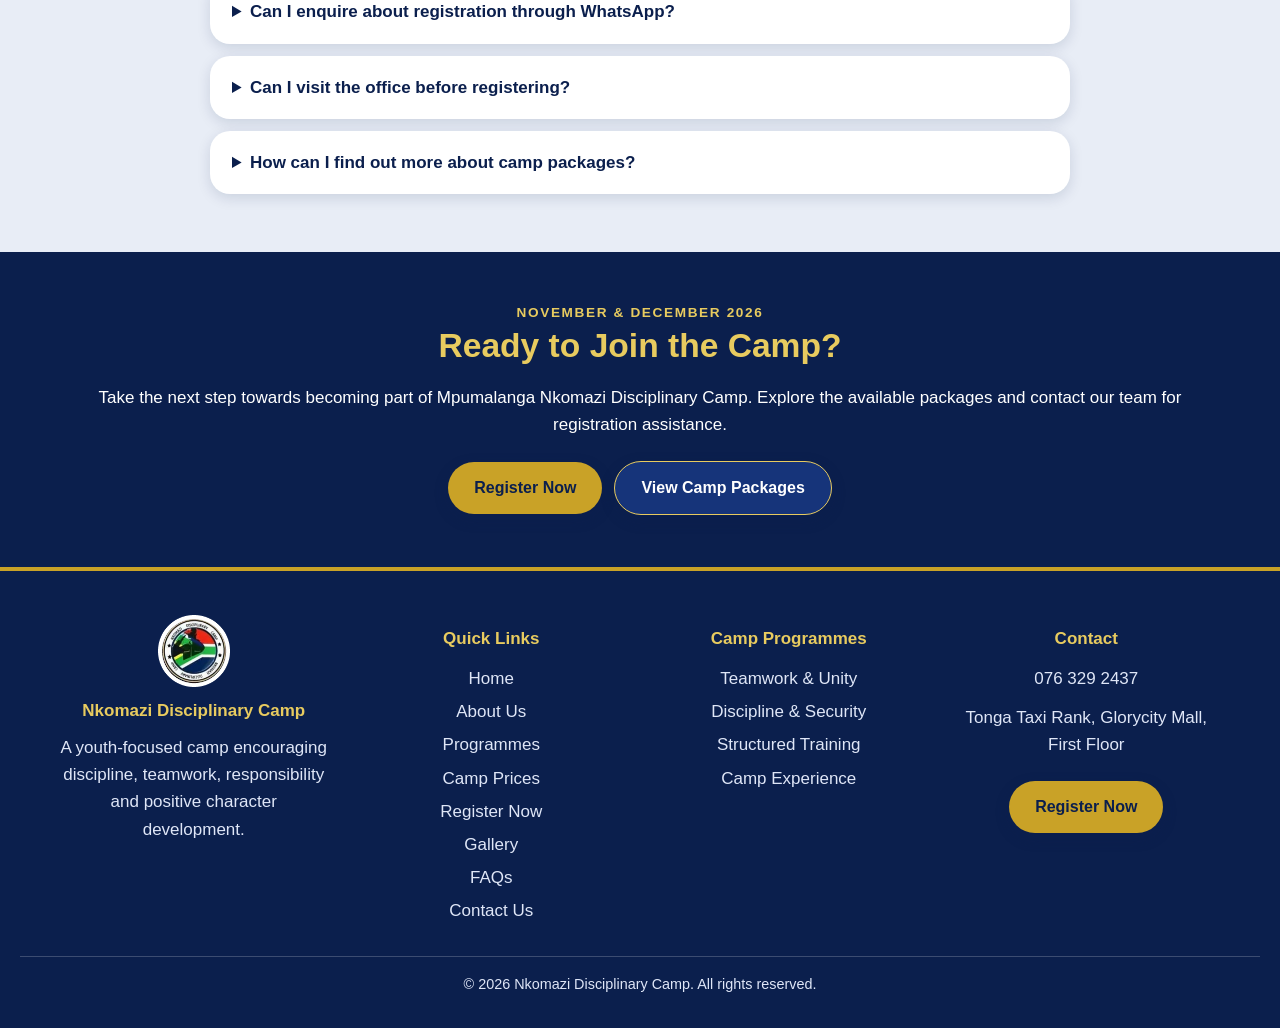
<file: contact.html>
<!DOCTYPE html>
<html lang="en"><head><meta charset="utf-8"><meta name="viewport" content="width=device-width,initial-scale=1"><title>Contact Us | Nkomazi Disciplinary Camp</title><meta name="description" content="Contact Mpumalanga Nkomazi Disciplinary Camp by phone, WhatsApp, email or visit our office at Glorycity Mall."><link rel="icon" type="image/png" href="images/logo/favicon.png"><link rel="stylesheet" href="contact.css"></head><body>
<header><div class="bar"><a class="brand" href="index.html"><img src="images/logo/camp-logo-white.png" alt="Nkomazi Disciplinary Camp logo"><span>Nkomazi<br>Disciplinary Camp</span></a><button class="burger" aria-label="Open menu">&#9776;</button><nav><ul><li><a href="index.html">Home</a></li><li><a href="about-us.html">About Us</a></li><li><a href="programmes.html">Programmes</a></li><li><a href="prices.html">Camp Prices</a></li><li><a href="registration.html">Register Now</a></li><li><a href="gallery.html">Gallery</a></li><li><a href="faq.html">FAQs</a></li><li><a href="contact.html" class=on>Contact Us</a></li></ul></nav></div></header>
<main><section class="hero" style="background-image:linear-gradient(#0b1f4d79,#0b1f4d77),url(images/contact/contact-hero.jpeg)"><div><small>WE LOOK FORWARD TO HEARING FROM YOU</small><h1>Contact Us</h1><p>Have questions about Mpumalanga Nkomazi Disciplinary Camp? Get in touch with our team about registration, camp packages, programmes and other enquiries.</p><a class="btn wa" href="https://wa.me/27763292437" target="_blank" rel="noopener">WhatsApp Us</a><a class="btn gold" href="tel:0763292437">Call Us</a></div></section><section class=""><div class="sec fade"><h2>Contact Information</h2><div class="grid "><div class="card"><div class="ico">&#128222;</div><h3>Phone</h3><p><b>076 329 2437</b></p><p>Call us on this number.</p><a class="btn gold" href="tel:0763292437">Call Us</a></div><div class="card"><div class="ico">&#128172;</div><h3>WhatsApp</h3><p><b>076 329 2437</b></p><p>Send us a WhatsApp message.</p><a class="btn wa" href="https://wa.me/27763292437" target="_blank" rel="noopener">WhatsApp Us</a></div><div class="card"><div class="ico">&#128241;</div><h3>Facebook</h3><p><b>Follow us for updates.</b></p><p></p><a class="btn navy" href="https://www.facebook.com/profile.php?id=61595123400363" target="_blank" rel="noopener">Contact Us on Facebook</a></div><div class="card"><div class="ico">&#9993;</div><h3>Email</h3><p><b>franklubisi08@gmail.com</b></p><p>Send us an email directly.</p><a class="btn grad" href="mailto:franklubisi08@gmail.com">Email Us</a></div><div class="card"><div class="ico">&#128205;</div><h3>Office Location</h3><p><b>Tonga Taxi Rank, Glorycity Mall, First Floor</b></p><p>Contact the organisers for directions to the camp venue.</p></div><div class="card"><div class="ico">&#128197;</div><h3>Camp Period</h3><p><b>November &ndash; December 2026</b></p><p>Contact the organisers for available dates.</p></div><div class="card"><div class="ico">&#128339;</div><h3>Office Hours</h3><p><b>Monday &ndash; Friday</b></p><p>Contact the organisers to confirm operating hours.</p></div></div></div></section><section class="band"><div class="sec fade"><h2>Send Us a Message</h2><p>Have a question or need more information? Complete the enquiry form below and our team will get back to you.</p><div class="narrow"><form name="contact" method="POST" data-netlify="true" netlify-honeypot="bot-field" id="cf" class="card"><input type="hidden" name="form-name" value="contact"><p class="hid"><label>Leave this empty <input name="bot-field"></label></p><label>Full name<input type="text" name="name" required></label><label>Phone number<input type="tel" name="phone" required></label><label>Email address<input type="email" name="email" required></label><label>Subject<select name="subject" required><option value="">Select</option><option>General Enquiry</option><option>Camp Information</option><option>Registration Enquiry</option><option>Camp Packages &amp; Prices</option><option>Programmes &amp; Activities</option><option>Parent / Guardian Enquiry</option><option>Other</option></select></label><label>Your message<textarea name="message" rows="3" required></textarea></label><button class="btn gold" type="submit">Submit Enquiry</button></form><div id="cok" class="card hid"><h3>Thank you for contacting Mpumalanga Nkomazi Disciplinary Camp.</h3><p>Your enquiry has been received. Our team will get in touch with you as soon as possible.</p></div></div></div></section><section class=""><div class="sec fade"><h2 id="map">Find Our Office</h2><p>You are welcome to contact or visit our office for enquiries.<br><b>Tonga Taxi Rank, Glorycity Mall, First Floor</b></p><iframe title="Office location map" loading="lazy" src="https://www.google.com/maps?q=Tonga+Taxi+Rank+Glorycity+Mall&amp;output=embed"></iframe></div></section><section class=""><div class="sec fade"><h2>Frequently Asked Contact Questions</h2><details><summary>How can I contact the camp organisers?</summary><p>You can call or WhatsApp us on 076 329 2437.</p></details><details><summary>Where is your office located?</summary><p>Tonga Taxi Rank, Glorycity Mall, First Floor.</p></details><details><summary>Can I enquire about registration through WhatsApp?</summary><p>Yes. You can contact the organisers on WhatsApp for registration information and assistance.</p></details><details><summary>Can I visit the office before registering?</summary><p>Please contact the organisers to confirm office hours and arrange a visit.</p></details><details><summary>How can I find out more about camp packages?</summary><p>Visit our <a class="lnk" href="prices.html">Camp Prices</a> page or contact the organisers directly.</p></details></div></section><section class="band cta"><div class="sec fade"><small class="tag">NOVEMBER &amp; DECEMBER 2026</small><h2>Ready to Join the Camp?</h2><p>Take the next step towards becoming part of Mpumalanga Nkomazi Disciplinary Camp. Explore the available packages and contact our team for registration assistance.</p><a class="btn gold" href="registration.html">Register Now</a><a class="btn navy" href="prices.html">View Camp Packages</a></div></section></main>
<footer><div class="fgrid"><div><img src="images/logo/camp-logo-white.png" width="72" alt="Nkomazi Disciplinary Camp logo"><h4>Nkomazi Disciplinary Camp</h4><p>A youth-focused camp encouraging discipline, teamwork, responsibility and positive character development.</p></div><div><h4>Quick Links</h4><a href="index.html">Home</a><a href="about-us.html">About Us</a><a href="programmes.html">Programmes</a><a href="prices.html">Camp Prices</a><a href="registration.html">Register Now</a><a href="gallery.html">Gallery</a><a href="faq.html">FAQs</a><a href="contact.html">Contact Us</a></div><div><h4>Camp Programmes</h4><a href="programmes.html#teamwork">Teamwork &amp; Unity</a><a href="programmes.html#discipline">Discipline &amp; Security</a><a href="programmes.html#training">Structured Training</a><a href="programmes.html#camp">Camp Experience</a></div><div><h4>Contact</h4><a href="tel:0763292437">076 329 2437</a><p>Tonga Taxi Rank, Glorycity Mall, First Floor</p><a class="btn gold" href="registration.html">Register Now</a></div></div><p class="copy">&copy; 2026 Nkomazi Disciplinary Camp. All rights reserved.</p></footer>
<a class="chat" href="https://wa.me/27763292437" target="_blank" rel="noopener" aria-label="Chat with us on WhatsApp">&#128172;</a>
<script src="contact.js"></script></body></html>
</file>
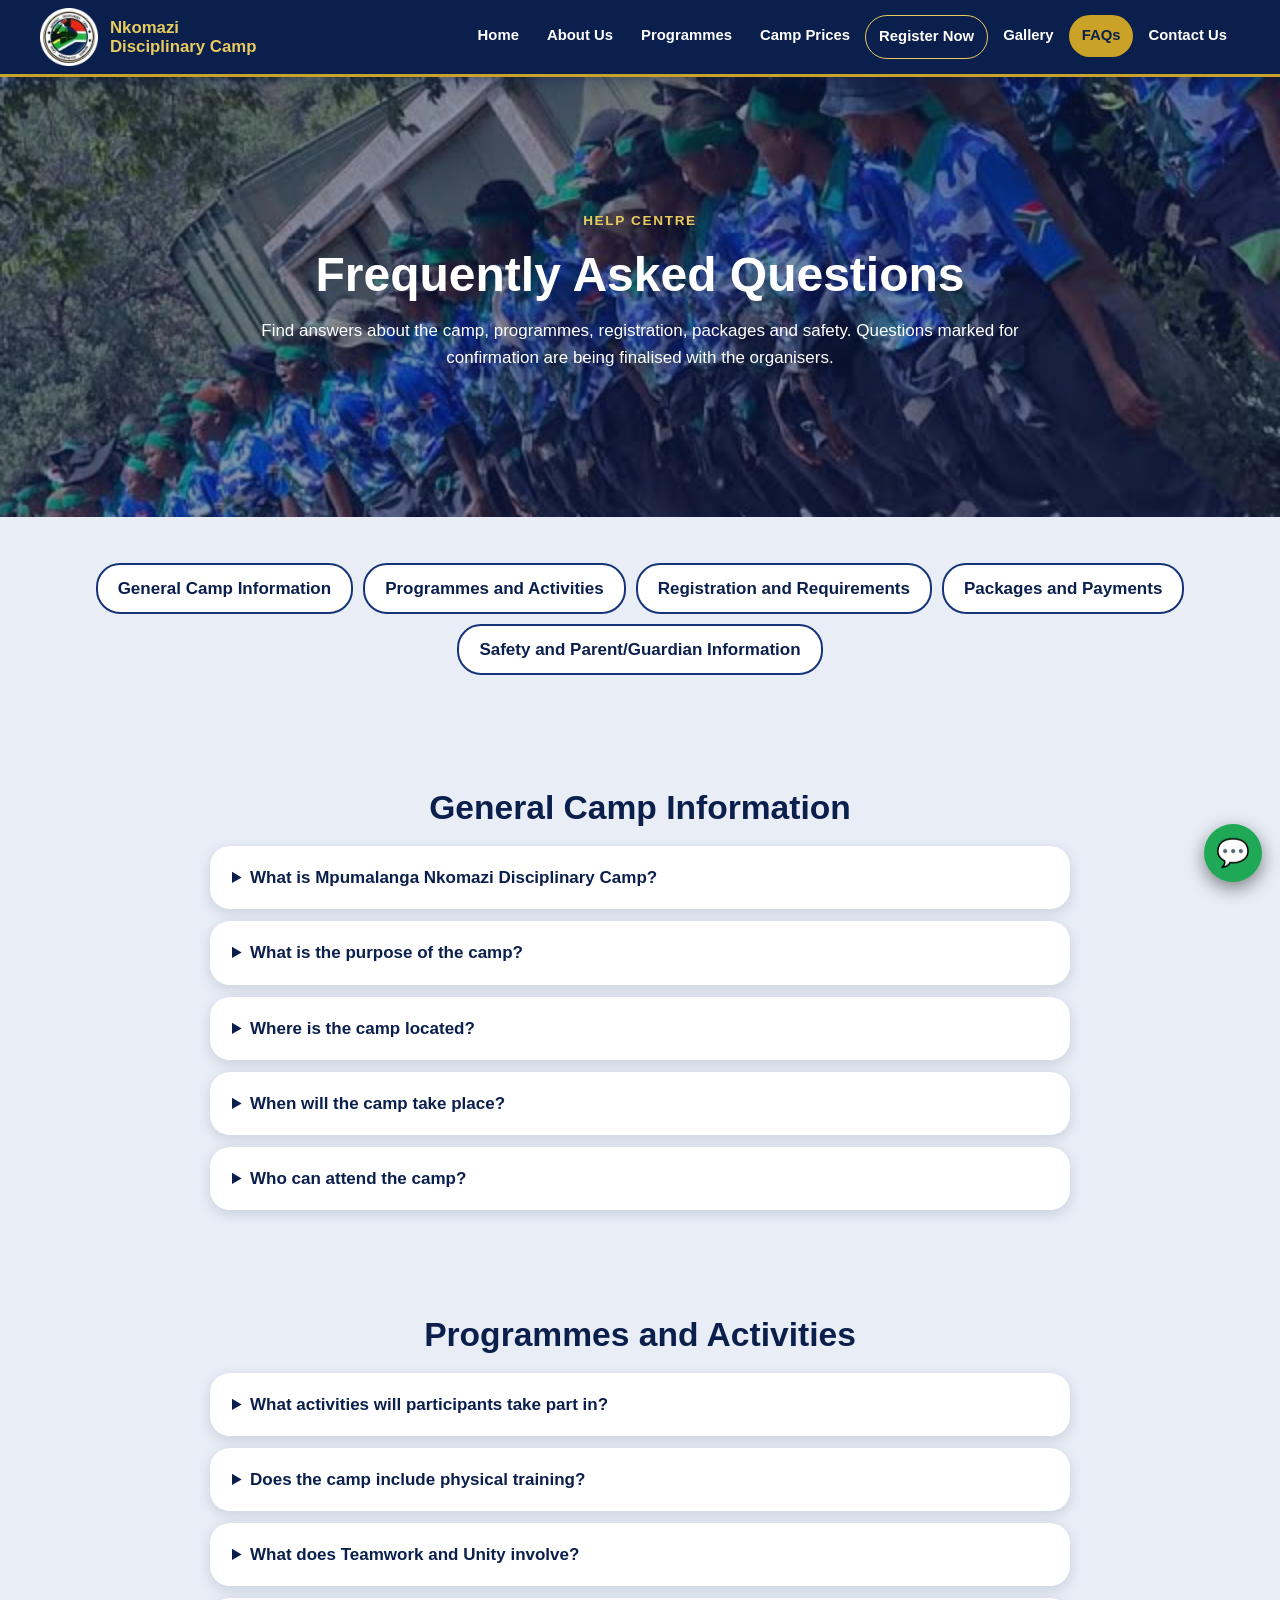
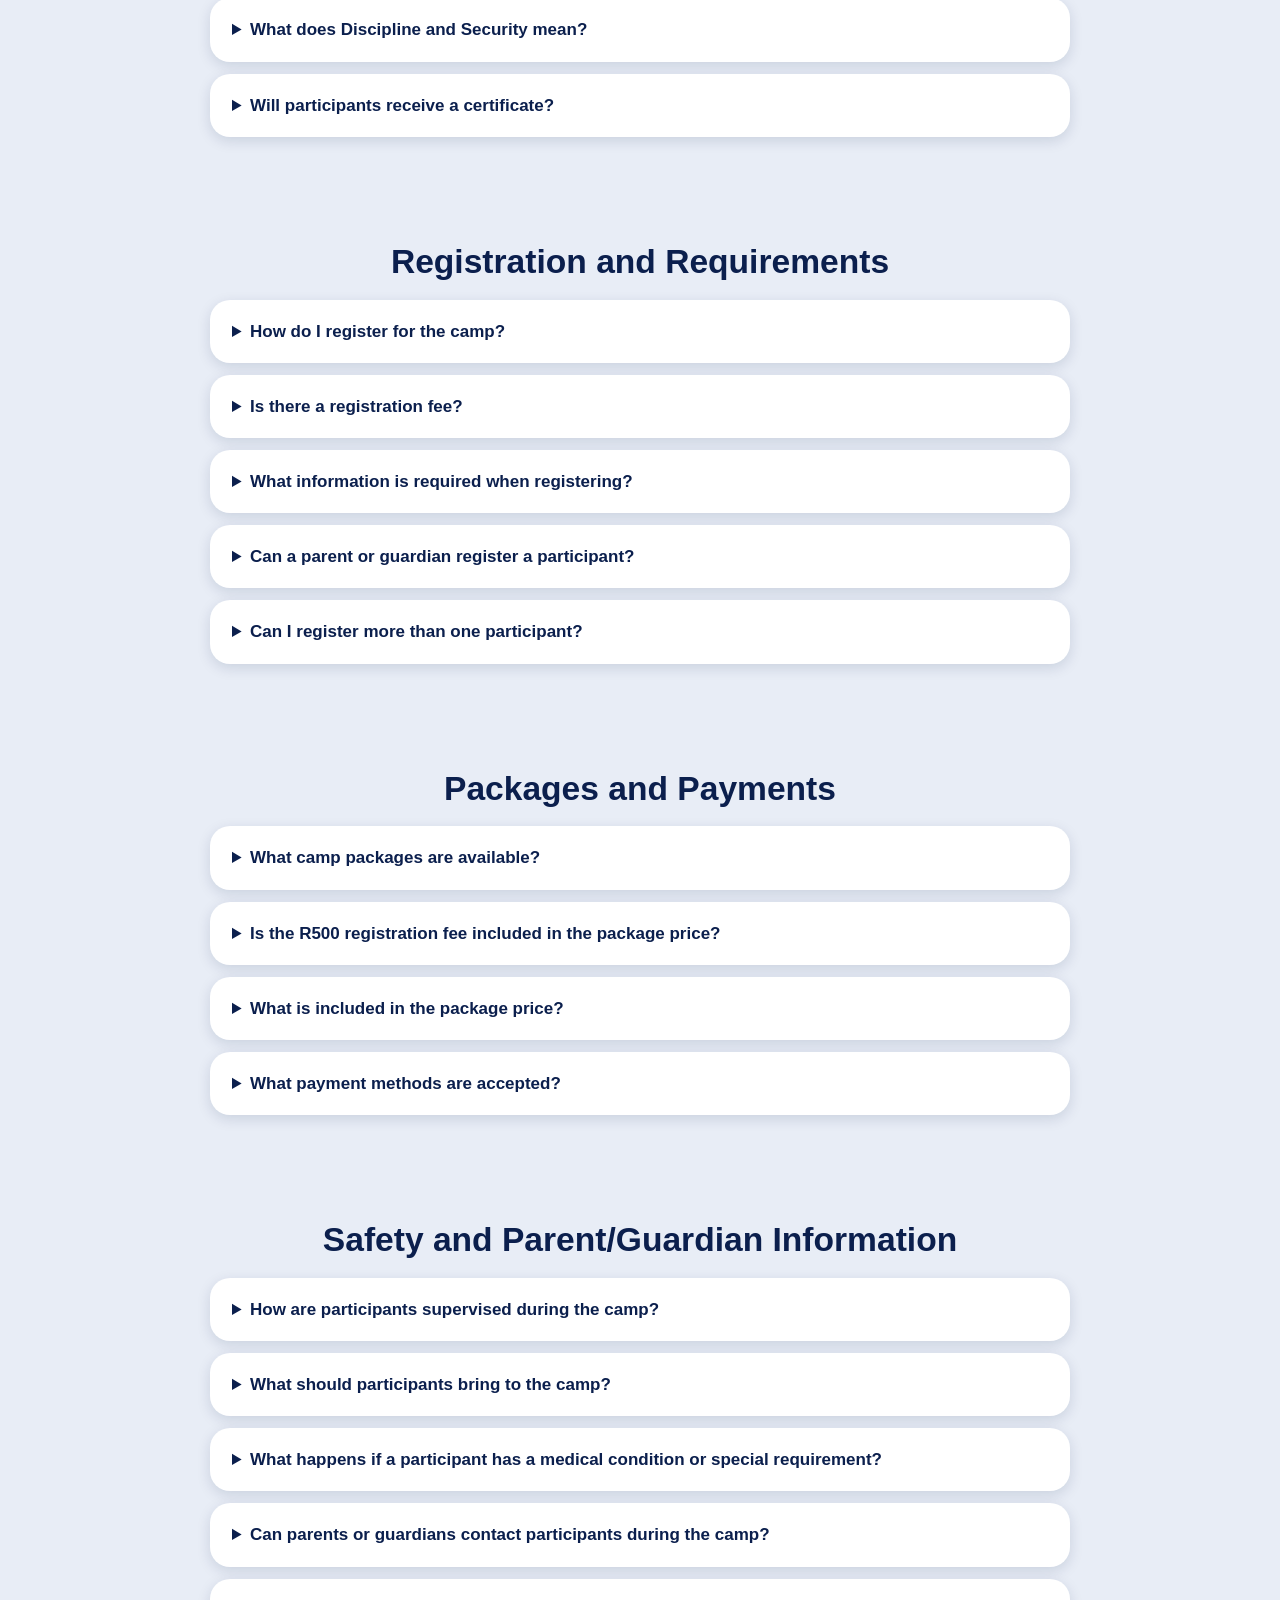
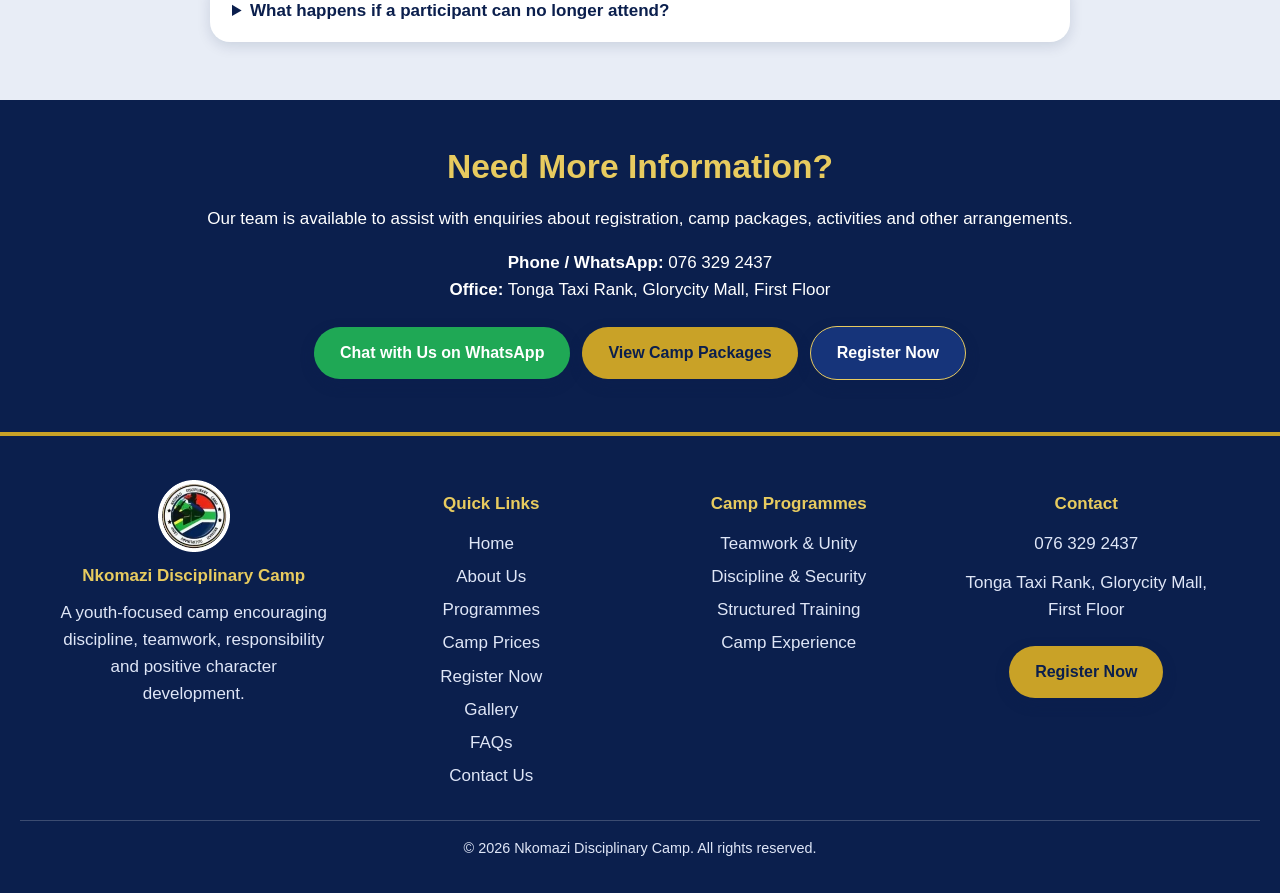
<file: faq.html>
<!DOCTYPE html>
<html lang="en"><head><meta charset="utf-8"><meta name="viewport" content="width=device-width,initial-scale=1"><title>FAQs | Nkomazi Disciplinary Camp</title><meta name="description" content="Frequently asked questions about Mpumalanga Nkomazi Disciplinary Camp: registration, packages, programmes and safety."><link rel="icon" type="image/png" href="images/logo/favicon.png"><link rel="stylesheet" href="faq.css"></head><body>
<header><div class="bar"><a class="brand" href="index.html"><img src="images/logo/camp-logo-white.png" alt="Nkomazi Disciplinary Camp logo"><span>Nkomazi<br>Disciplinary Camp</span></a><button class="burger" aria-label="Open menu">&#9776;</button><nav><ul><li><a href="index.html">Home</a></li><li><a href="about-us.html">About Us</a></li><li><a href="programmes.html">Programmes</a></li><li><a href="prices.html">Camp Prices</a></li><li><a href="registration.html">Register Now</a></li><li><a href="gallery.html">Gallery</a></li><li><a href="faq.html" class=on>FAQs</a></li><li><a href="contact.html">Contact Us</a></li></ul></nav></div></header>
<main><section class="hero" style="background-image:linear-gradient(#0b1f4d79,#0b1f4d7a),url(images/faq/faq-hero.jpeg)"><div><small>HELP CENTRE</small><h1>Frequently Asked Questions</h1><p>Find answers about the camp, programmes, registration, packages and safety. Questions marked for confirmation are being finalised with the organisers.</p></div></section><section class=""><div class="sec fade"><div class="filters"><a class="chip" href="#c0">General Camp Information</a><a class="chip" href="#c1">Programmes and Activities</a><a class="chip" href="#c2">Registration and Requirements</a><a class="chip" href="#c3">Packages and Payments</a><a class="chip" href="#c4">Safety and Parent/Guardian Information</a></div></div></section><section class=""><div class="sec fade"><h2 id="c0">General Camp Information</h2><div class="acc"><details><summary>What is Mpumalanga Nkomazi Disciplinary Camp?</summary><p>A camp initiative focused on promoting discipline, teamwork, responsibility and personal development through organised camp experiences and structured activities.</p></details><details><summary>What is the purpose of the camp?</summary><p>To encourage positive behaviour, self-discipline, respect, teamwork and responsibility through structured activities and shared experiences.</p></details><details><summary>Where is the camp located?</summary><p>Our office is at Tonga Taxi Rank, Glorycity Mall, First Floor. Please contact the organisers to confirm the exact camp venue and directions.</p></details><details><summary>When will the camp take place?</summary><p>The advertised camp period is November and December 2026. Contact the organisers to confirm starting dates and programme schedules.</p></details><details><summary>Who can attend the camp?</summary><p>The camp is for participants interested in discipline, personal development and structured camp activities. Age requirements will be confirmed by the organisers.</p></details></div></div></section><section class=""><div class="sec fade"><h2 id="c1">Programmes and Activities</h2><div class="acc"><details><summary>What activities will participants take part in?</summary><p>The camp promotes teamwork and unity, discipline and security, structured training and camp experiences. Contact the organisers for the confirmed list of activities.</p></details><details><summary>Does the camp include physical training?</summary><p>Yes, structured training is advertised. Please contact the organisers to confirm the type, intensity and frequency of physical activities.</p></details><details><summary>What does Teamwork and Unity involve?</summary><p>Participants work together, communicate, respect one another and develop cooperation through group activities.</p></details><details><summary>What does Discipline and Security mean?</summary><p>This is one of the advertised focus areas. Contact the organisers to clarify whether it covers general discipline and supervision, security-related training or both.</p></details><details><summary>Will participants receive a certificate?</summary><p>Certificate availability and requirements will be confirmed by the camp organisers.</p></details></div></div></section><section class=""><div class="sec fade"><h2 id="c2">Registration and Requirements</h2><div class="acc"><details><summary>How do I register for the camp?</summary><p>Contact the organisers on WhatsApp or phone, 076 329 2437, or complete the online registration form on this website.</p></details><details><summary>Is there a registration fee?</summary><p>Yes. The advertised registration fee is R500 and it is non-refundable.</p></details><details><summary>What information is required when registering?</summary><p>Basic participant information, parent or guardian contact details and an emergency contact. The organisers will communicate any additional requirements.</p></details><details><summary>Can a parent or guardian register a participant?</summary><p>Yes. A parent or legal guardian should assist with registration where the participant is a minor and give the necessary consent.</p></details><details><summary>Can I register more than one participant?</summary><p>Please contact the organisers to confirm the process and any special arrangements.</p></details></div></div></section><section class=""><div class="sec fade"><h2 id="c3">Packages and Payments</h2><div class="acc"><details><summary>What camp packages are available?</summary><p>1 Week R1,500, 2 Weeks R2,500, 3 Weeks R3,500, 1 Month R5,000, 2 Months R10,000 and 3 Months R20,000. See the <a class="lnk" href="prices.html">Camp Prices</a> page.</p></details><details><summary>Is the R500 registration fee included in the package price?</summary><p>A separate R500 non-refundable registration fee is advertised. Please confirm with the organisers whether it is additional to the package price.</p></details><details><summary>What is included in the package price?</summary><p>Inclusions will be confirmed by the organisers. Before registering, ask whether the package covers accommodation, meals, training, activities, supervision or uniforms.</p></details><details><summary>What payment methods are accepted?</summary><p>Contact the organisers to confirm accepted payment methods, deadlines and whether instalments are available.</p></details></div></div></section><section class=""><div class="sec fade"><h2 id="c4">Safety and Parent/Guardian Information</h2><div class="acc"><details><summary>How are participants supervised during the camp?</summary><p>The organisers will provide information about supervision, responsible staff, emergency procedures and participant safety before registration is completed.</p></details><details><summary>What should participants bring to the camp?</summary><p>A confirmed packing list will be provided by the organisers.</p></details><details><summary>What happens if a participant has a medical condition or special requirement?</summary><p>Parents or guardians should tell the organisers before the camp begins so appropriate arrangements can be discussed.</p></details><details><summary>Can parents or guardians contact participants during the camp?</summary><p>Please contact the organisers to confirm communication arrangements, visiting rules and the contact person.</p></details><details><summary>What happens if a participant can no longer attend?</summary><p>The R500 registration fee is non-refundable. For package payments, withdrawals and refunds, ask for the camp’s full cancellation policy before paying.</p></details></div></div></section><section class="band"><div class="sec fade"><h2>Need More Information?</h2><p>Our team is available to assist with enquiries about registration, camp packages, activities and other arrangements.</p><p><b>Phone / WhatsApp:</b> 076 329 2437<br><b>Office:</b> Tonga Taxi Rank, Glorycity Mall, First Floor</p><a class="btn wa" href="https://wa.me/27763292437" target="_blank" rel="noopener">Chat with Us on WhatsApp</a><a class="btn gold" href="prices.html">View Camp Packages</a><a class="btn navy" href="registration.html">Register Now</a></div></section></main>
<footer><div class="fgrid"><div><img src="images/logo/camp-logo-white.png" width="72" alt="Nkomazi Disciplinary Camp logo"><h4>Nkomazi Disciplinary Camp</h4><p>A youth-focused camp encouraging discipline, teamwork, responsibility and positive character development.</p></div><div><h4>Quick Links</h4><a href="index.html">Home</a><a href="about-us.html">About Us</a><a href="programmes.html">Programmes</a><a href="prices.html">Camp Prices</a><a href="registration.html">Register Now</a><a href="gallery.html">Gallery</a><a href="faq.html">FAQs</a><a href="contact.html">Contact Us</a></div><div><h4>Camp Programmes</h4><a href="programmes.html#teamwork">Teamwork &amp; Unity</a><a href="programmes.html#discipline">Discipline &amp; Security</a><a href="programmes.html#training">Structured Training</a><a href="programmes.html#camp">Camp Experience</a></div><div><h4>Contact</h4><a href="tel:0763292437">076 329 2437</a><p>Tonga Taxi Rank, Glorycity Mall, First Floor</p><a class="btn gold" href="registration.html">Register Now</a></div></div><p class="copy">&copy; 2026 Nkomazi Disciplinary Camp. All rights reserved.</p></footer>
<a class="chat" href="https://wa.me/27763292437" target="_blank" rel="noopener" aria-label="Chat with us on WhatsApp">&#128172;</a>
<script src="faq.js"></script></body></html>
</file>
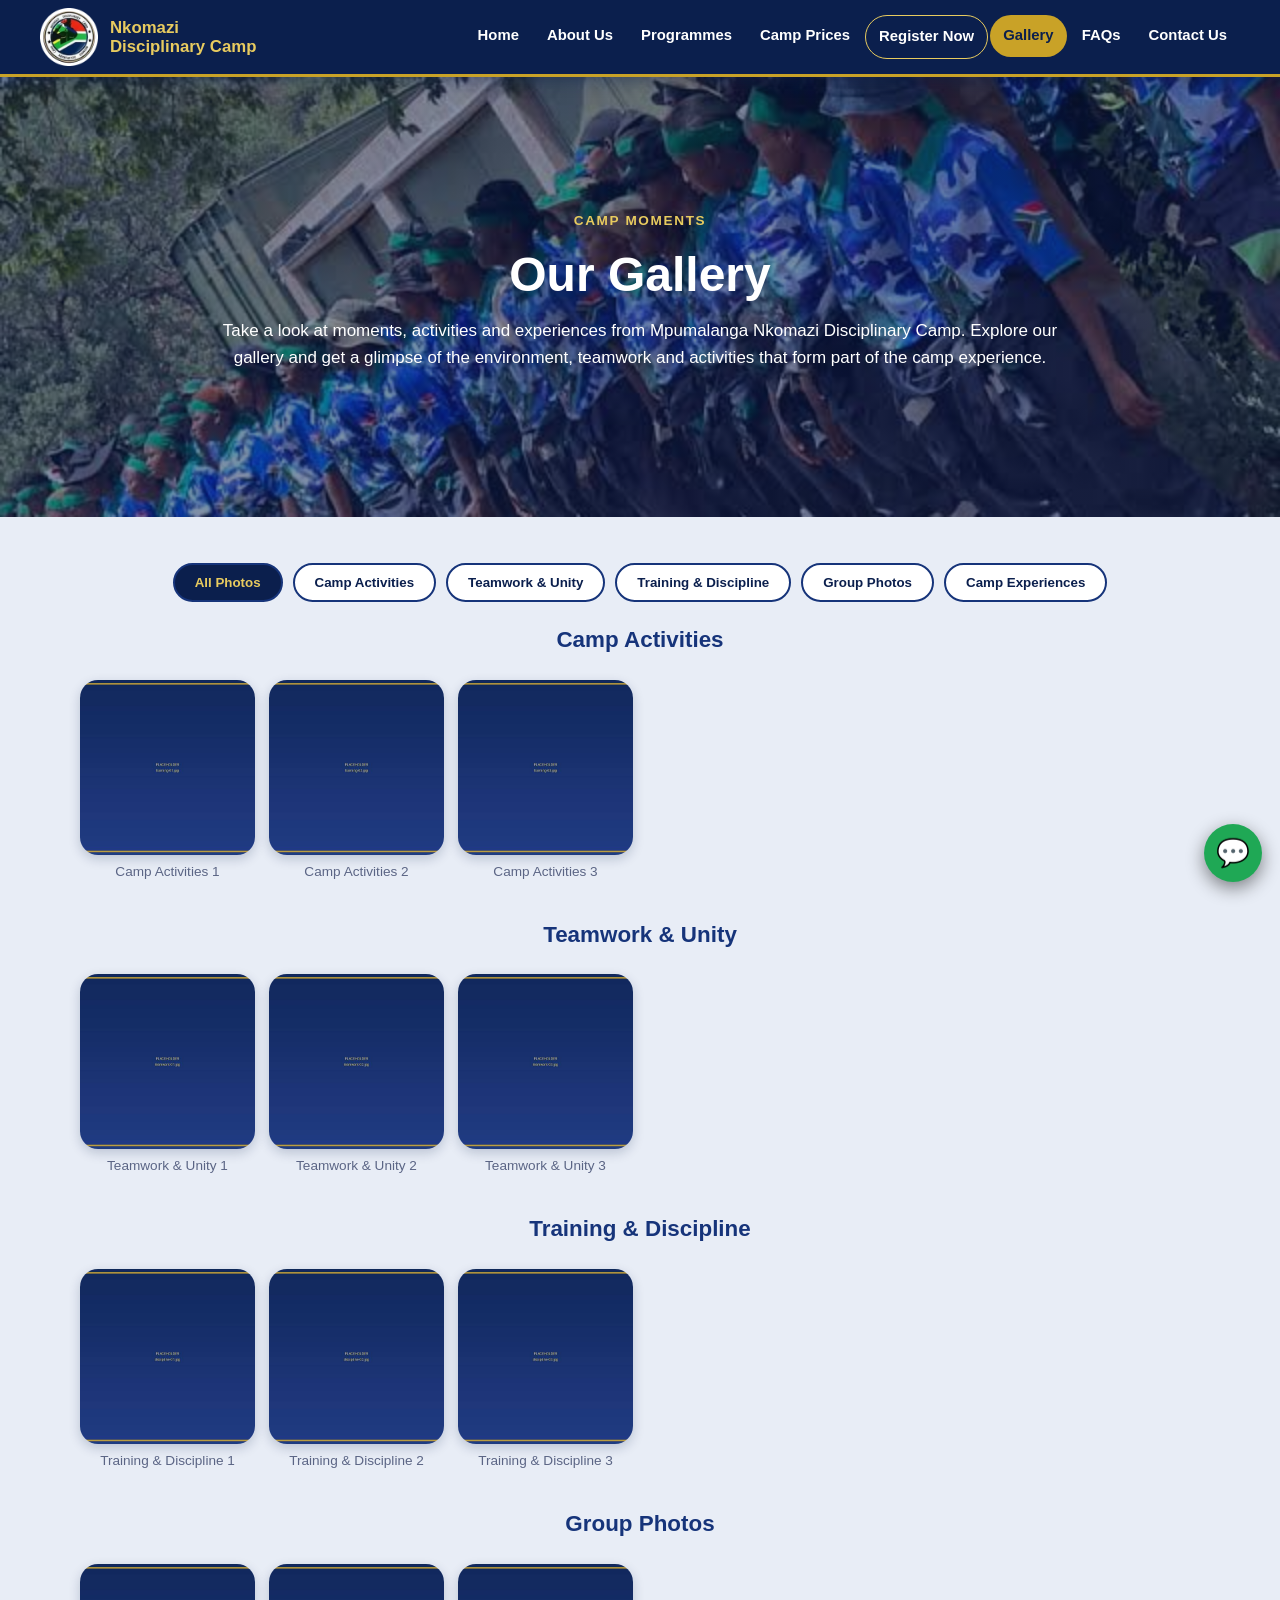
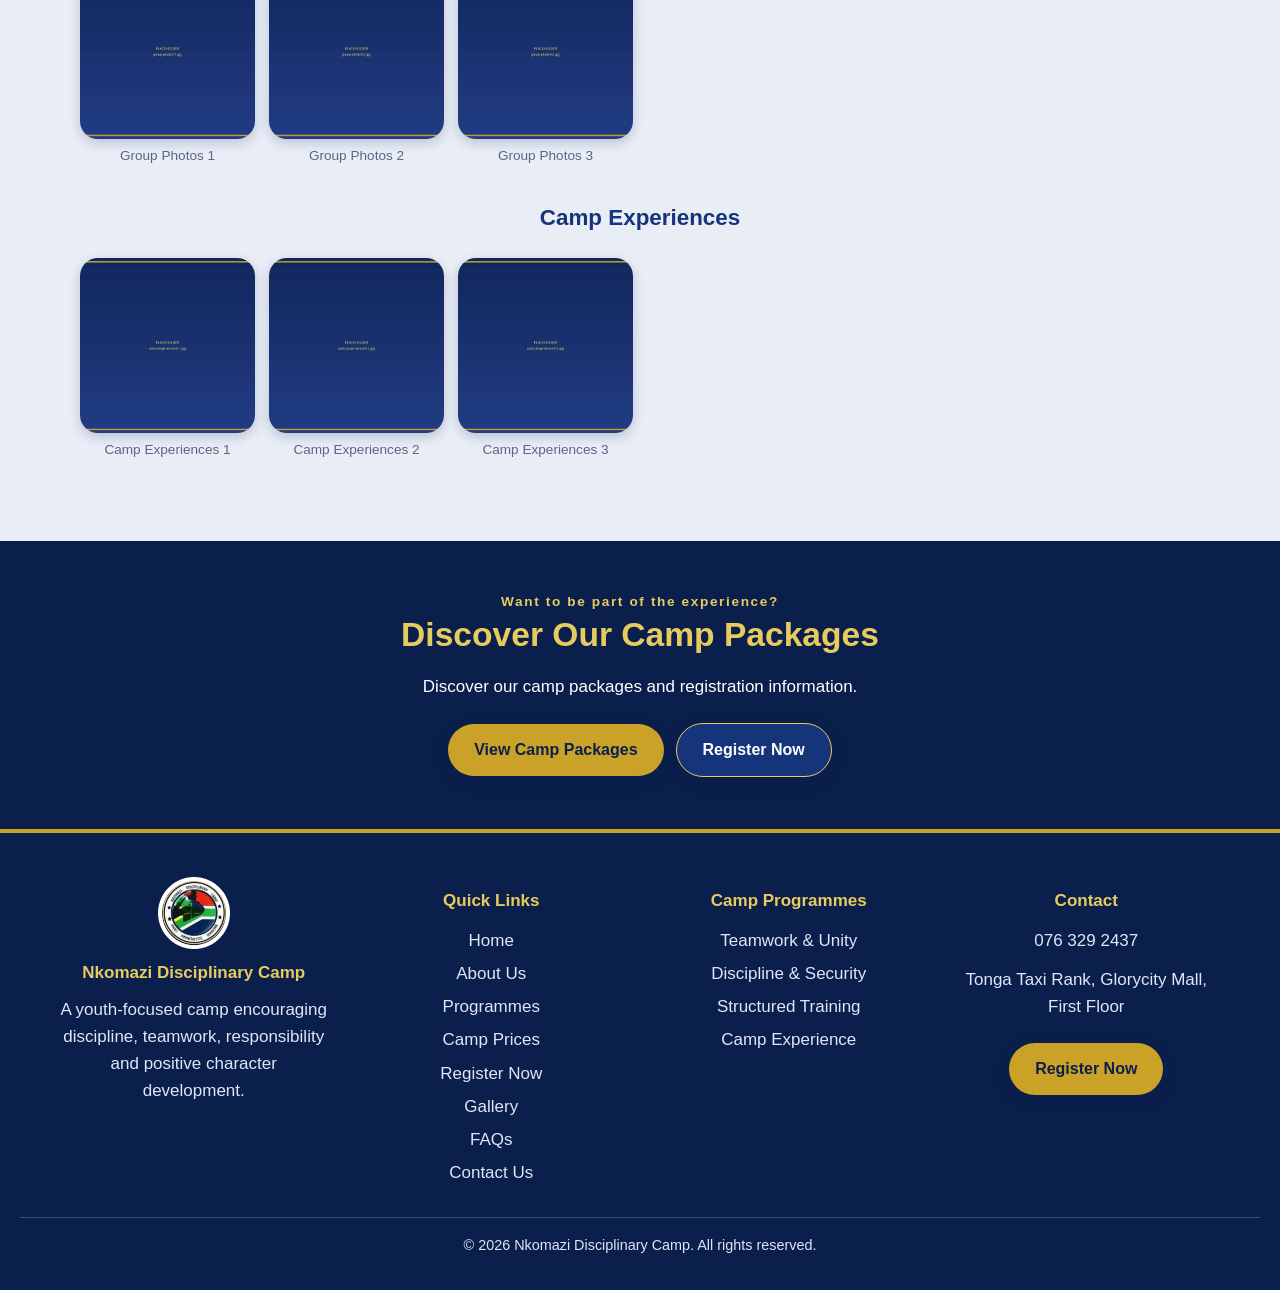
<file: gallery.html>
<!DOCTYPE html>
<html lang="en"><head><meta charset="utf-8"><meta name="viewport" content="width=device-width,initial-scale=1"><title>Gallery | Nkomazi Disciplinary Camp</title><meta name="description" content="Photos from Mpumalanga Nkomazi Disciplinary Camp: training, teamwork, discipline and camp life."><link rel="icon" type="image/png" href="images/logo/favicon.png"><link rel="stylesheet" href="gallery.css"></head><body>
<header><div class="bar"><a class="brand" href="index.html"><img src="images/logo/camp-logo-white.png" alt="Nkomazi Disciplinary Camp logo"><span>Nkomazi<br>Disciplinary Camp</span></a><button class="burger" aria-label="Open menu">&#9776;</button><nav><ul><li><a href="index.html">Home</a></li><li><a href="about-us.html">About Us</a></li><li><a href="programmes.html">Programmes</a></li><li><a href="prices.html">Camp Prices</a></li><li><a href="registration.html">Register Now</a></li><li><a href="gallery.html" class=on>Gallery</a></li><li><a href="faq.html">FAQs</a></li><li><a href="contact.html">Contact Us</a></li></ul></nav></div></header>
<main><section class="hero" style="background-image:linear-gradient(#0b1f4d7e,#0b1f4d7e),url(images/gallery/gallery-hero.jpeg)"><div><small>CAMP MOMENTS</small><h1>Our Gallery</h1><p>Take a look at moments, activities and experiences from Mpumalanga Nkomazi Disciplinary Camp. Explore our gallery and get a glimpse of the environment, teamwork and activities that form part of the camp experience.</p></div></section><section class=""><div class="sec fade"><div class="filters"><button class="on" data-f="all">All Photos</button><button data-f="training">Camp Activities</button><button data-f="teamwork">Teamwork &amp; Unity</button><button data-f="discipline">Training &amp; Discipline</button><button data-f="group-photos">Group Photos</button><button data-f="camp-experience">Camp Experiences</button></div><div class="cat" data-c="training"><h3>Camp Activities</h3><div class="grid gal"><figure><img src="images/gallery/training/training-01.jpg" alt="Camp Activities photo 1"><figcaption>Camp Activities 1</figcaption></figure><figure><img src="images/gallery/training/training-02.jpg" alt="Camp Activities photo 2"><figcaption>Camp Activities 2</figcaption></figure><figure><img src="images/gallery/training/training-03.jpg" alt="Camp Activities photo 3"><figcaption>Camp Activities 3</figcaption></figure></div></div><div class="cat" data-c="teamwork"><h3>Teamwork &amp; Unity</h3><div class="grid gal"><figure><img src="images/gallery/teamwork/teamwork-01.jpg" alt="Teamwork and Unity photo 1"><figcaption>Teamwork &amp; Unity 1</figcaption></figure><figure><img src="images/gallery/teamwork/teamwork-02.jpg" alt="Teamwork and Unity photo 2"><figcaption>Teamwork &amp; Unity 2</figcaption></figure><figure><img src="images/gallery/teamwork/teamwork-03.jpg" alt="Teamwork and Unity photo 3"><figcaption>Teamwork &amp; Unity 3</figcaption></figure></div></div><div class="cat" data-c="discipline"><h3>Training &amp; Discipline</h3><div class="grid gal"><figure><img src="images/gallery/discipline/discipline-01.jpg" alt="Training and Discipline photo 1"><figcaption>Training &amp; Discipline 1</figcaption></figure><figure><img src="images/gallery/discipline/discipline-02.jpg" alt="Training and Discipline photo 2"><figcaption>Training &amp; Discipline 2</figcaption></figure><figure><img src="images/gallery/discipline/discipline-03.jpg" alt="Training and Discipline photo 3"><figcaption>Training &amp; Discipline 3</figcaption></figure></div></div><div class="cat" data-c="group-photos"><h3>Group Photos</h3><div class="grid gal"><figure><img src="images/gallery/group-photos/group-photo-01.jpg" alt="Group Photos photo 1"><figcaption>Group Photos 1</figcaption></figure><figure><img src="images/gallery/group-photos/group-photo-02.jpg" alt="Group Photos photo 2"><figcaption>Group Photos 2</figcaption></figure><figure><img src="images/gallery/group-photos/group-photo-03.jpg" alt="Group Photos photo 3"><figcaption>Group Photos 3</figcaption></figure></div></div><div class="cat" data-c="camp-experience"><h3>Camp Experiences</h3><div class="grid gal"><figure><img src="images/gallery/camp-experience/camp-experience-01.jpg" alt="Camp Experiences photo 1"><figcaption>Camp Experiences 1</figcaption></figure><figure><img src="images/gallery/camp-experience/camp-experience-02.jpg" alt="Camp Experiences photo 2"><figcaption>Camp Experiences 2</figcaption></figure><figure><img src="images/gallery/camp-experience/camp-experience-03.jpg" alt="Camp Experiences photo 3"><figcaption>Camp Experiences 3</figcaption></figure></div></div></div></section><section class="band cta"><div class="sec fade"><small class="tag">Want to be part of the experience?</small><h2>Discover Our Camp Packages</h2><p>Discover our camp packages and registration information.</p><a class="btn gold" href="prices.html">View Camp Packages</a><a class="btn navy" href="registration.html">Register Now</a></div></section></main>
<footer><div class="fgrid"><div><img src="images/logo/camp-logo-white.png" width="72" alt="Nkomazi Disciplinary Camp logo"><h4>Nkomazi Disciplinary Camp</h4><p>A youth-focused camp encouraging discipline, teamwork, responsibility and positive character development.</p></div><div><h4>Quick Links</h4><a href="index.html">Home</a><a href="about-us.html">About Us</a><a href="programmes.html">Programmes</a><a href="prices.html">Camp Prices</a><a href="registration.html">Register Now</a><a href="gallery.html">Gallery</a><a href="faq.html">FAQs</a><a href="contact.html">Contact Us</a></div><div><h4>Camp Programmes</h4><a href="programmes.html#teamwork">Teamwork &amp; Unity</a><a href="programmes.html#discipline">Discipline &amp; Security</a><a href="programmes.html#training">Structured Training</a><a href="programmes.html#camp">Camp Experience</a></div><div><h4>Contact</h4><a href="tel:0763292437">076 329 2437</a><p>Tonga Taxi Rank, Glorycity Mall, First Floor</p><a class="btn gold" href="registration.html">Register Now</a></div></div><p class="copy">&copy; 2026 Nkomazi Disciplinary Camp. All rights reserved.</p></footer>
<a class="chat" href="https://wa.me/27763292437" target="_blank" rel="noopener" aria-label="Chat with us on WhatsApp">&#128172;</a>
<script src="gallery.js"></script></body></html>
</file>
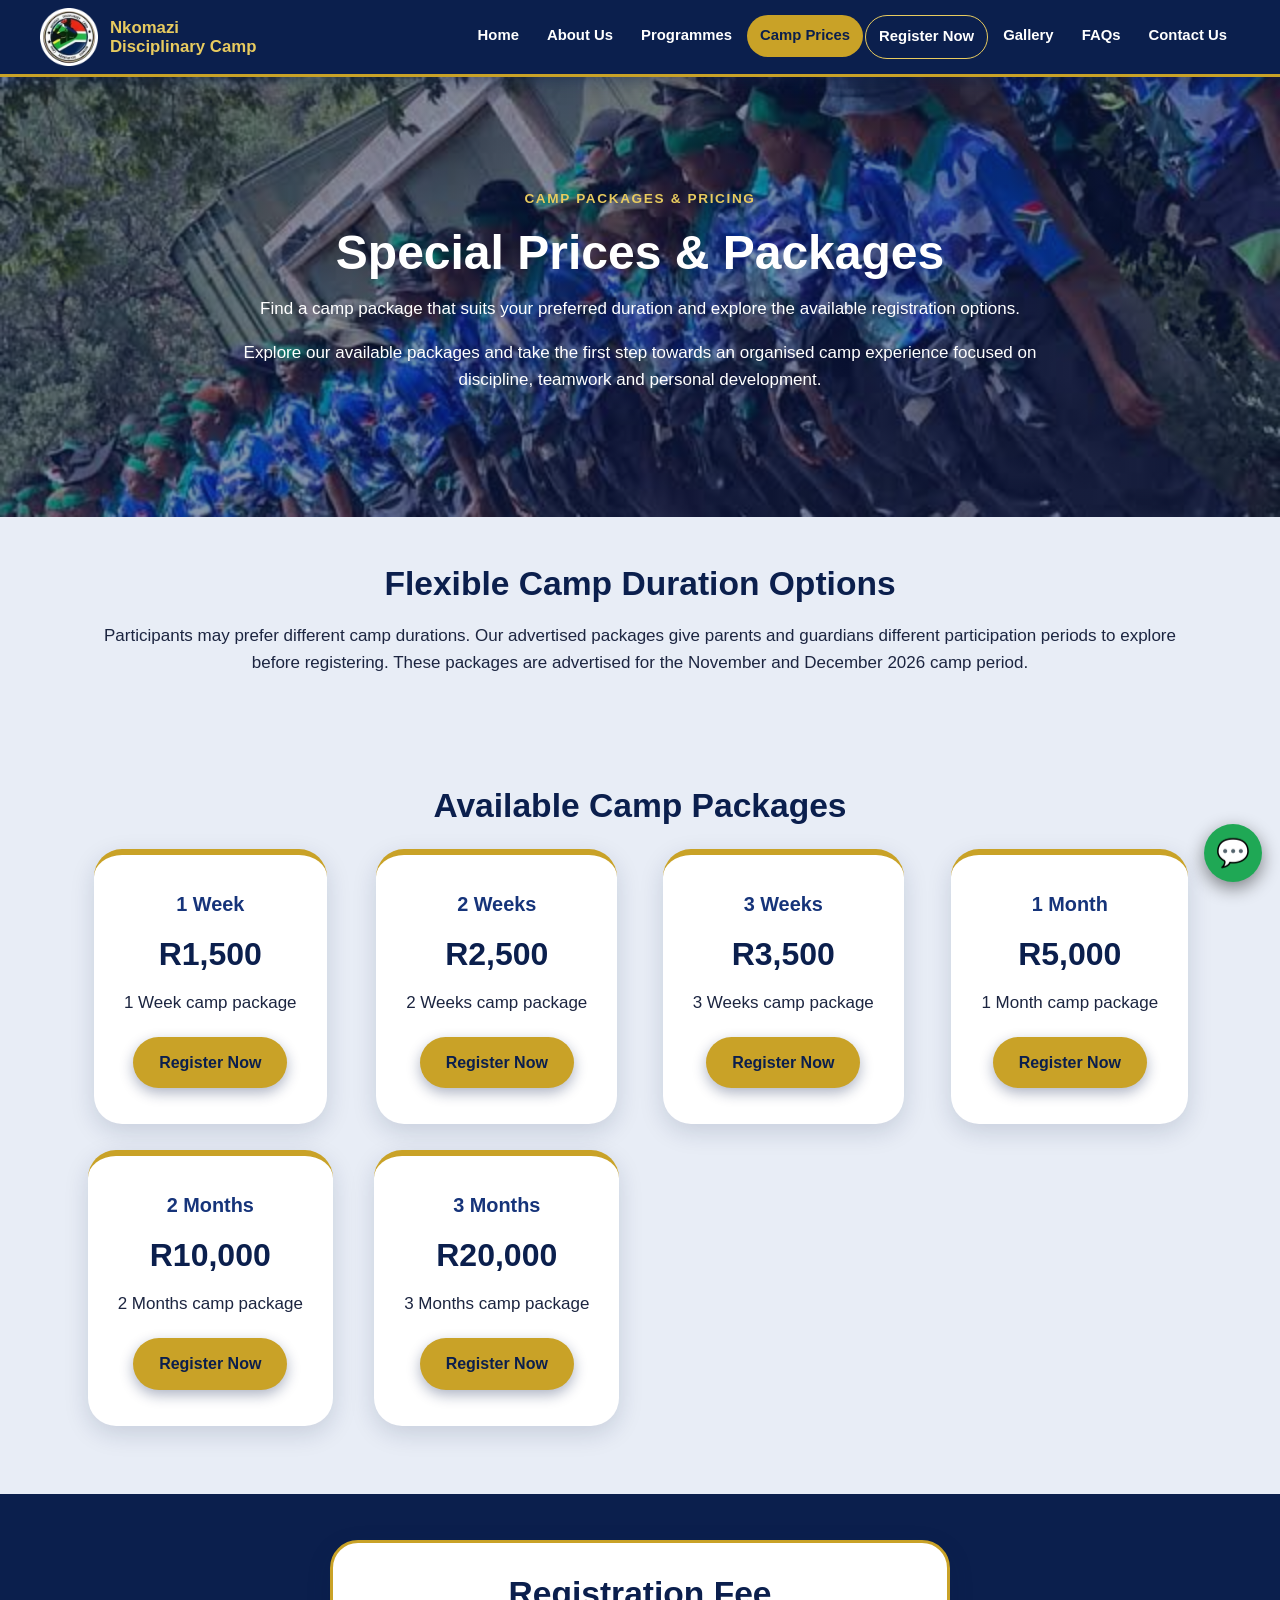
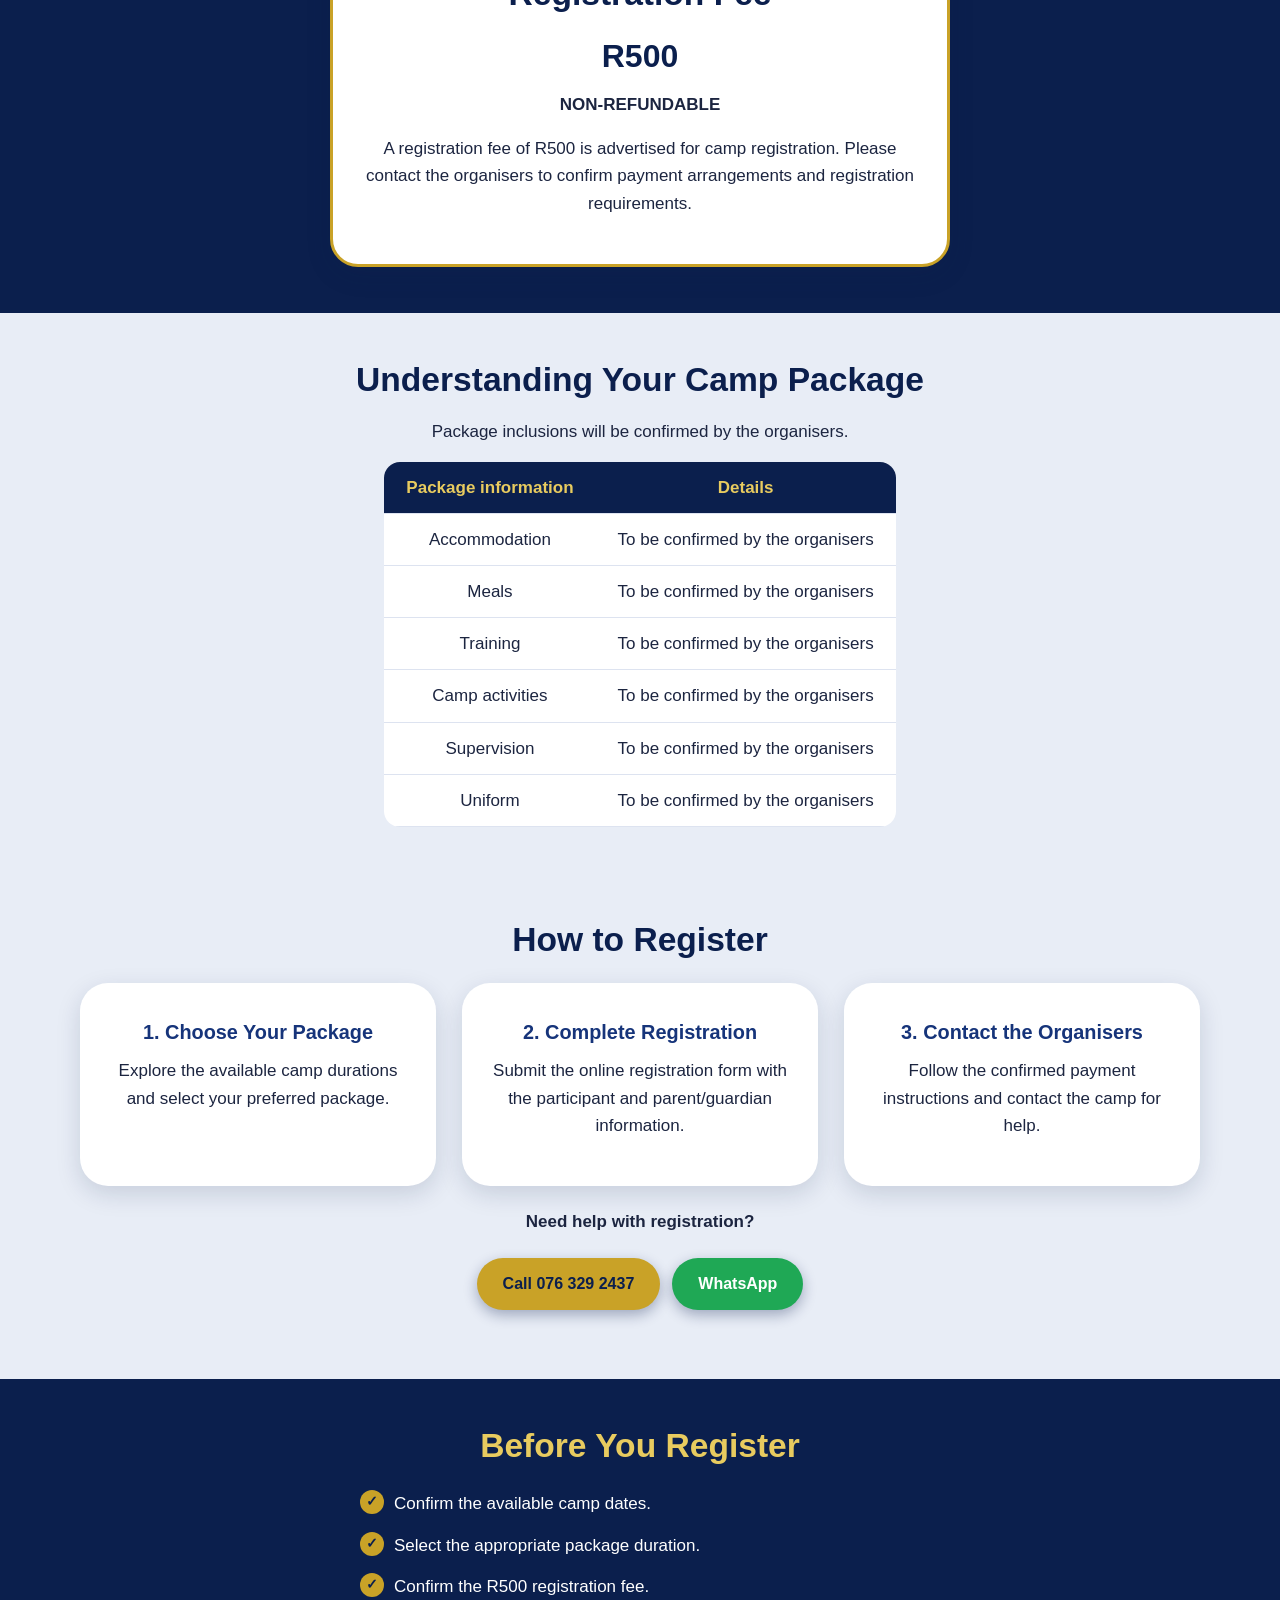
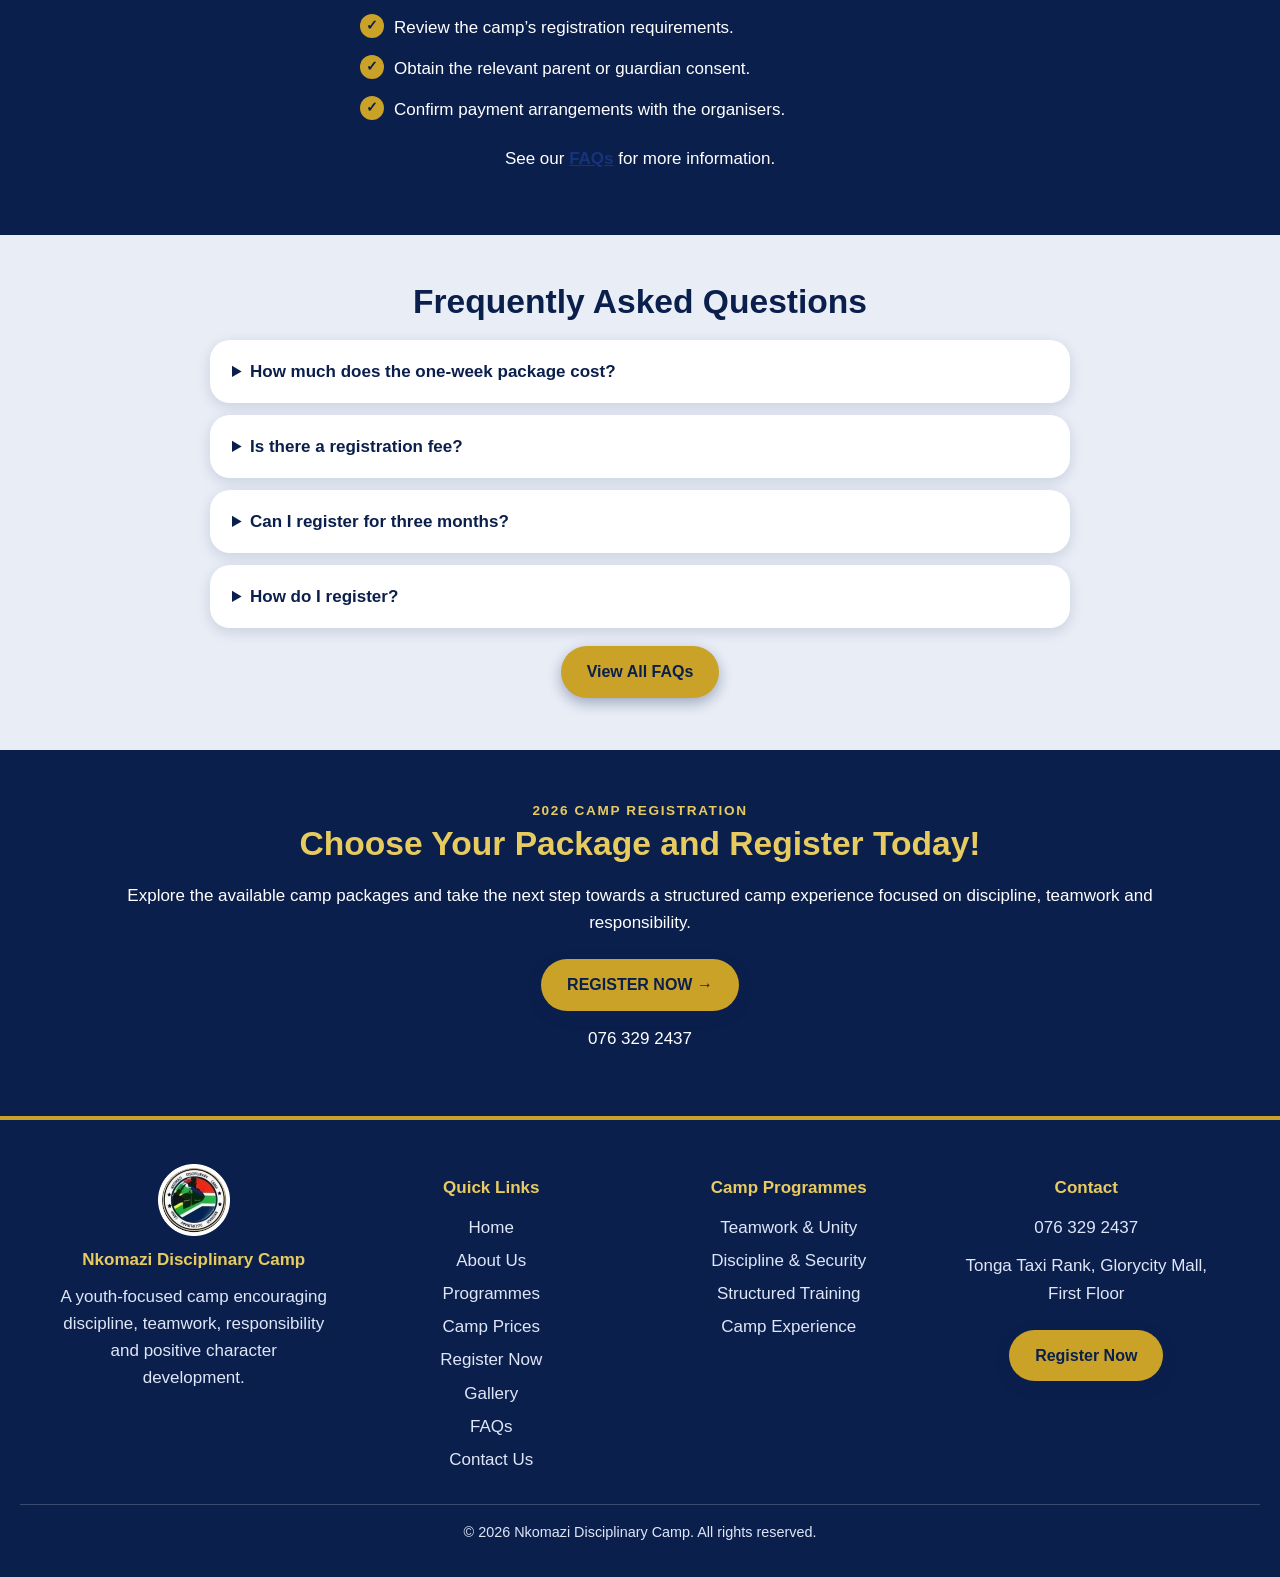
<file: prices.html>
<!DOCTYPE html>
<html lang="en"><head><meta charset="utf-8"><meta name="viewport" content="width=device-width,initial-scale=1"><title>Camp Prices | Nkomazi Disciplinary Camp</title><meta name="description" content="Special prices and packages for the November and December 2026 school holiday camp."><link rel="icon" type="image/png" href="images/logo/favicon.png"><link rel="stylesheet" href="prices.css"></head><body>
<header><div class="bar"><a class="brand" href="index.html"><img src="images/logo/camp-logo-white.png" alt="Nkomazi Disciplinary Camp logo"><span>Nkomazi<br>Disciplinary Camp</span></a><button class="burger" aria-label="Open menu">&#9776;</button><nav><ul><li><a href="index.html">Home</a></li><li><a href="about-us.html">About Us</a></li><li><a href="programmes.html">Programmes</a></li><li><a href="prices.html" class=on>Camp Prices</a></li><li><a href="registration.html">Register Now</a></li><li><a href="gallery.html">Gallery</a></li><li><a href="faq.html">FAQs</a></li><li><a href="contact.html">Contact Us</a></li></ul></nav></div></header>
<main><section class="hero" style="background-image:linear-gradient(#0b1f4d79,#0b1f4d79),url(images/prices/prices-hero.jpeg)"><div><small>CAMP PACKAGES &amp; PRICING</small><h1>Special Prices &amp; Packages</h1><p>Find a camp package that suits your preferred duration and explore the available registration options.</p><p>Explore our available packages and take the first step towards an organised camp experience focused on discipline, teamwork and personal development.</p></div></section><section class=""><div class="sec fade"><h2>Flexible Camp Duration Options</h2><p>Participants may prefer different camp durations. Our advertised packages give parents and guardians different participation periods to explore before registering. These packages are advertised for the November and December 2026 camp period.</p></div></section><section class=""><div class="sec fade"><h2>Available Camp Packages</h2><div class="grid "><div class="card pk"><h3>1 Week</h3><div class="price">R1,500</div><p>1 Week camp package</p><a class="btn gold" href="registration.html">Register Now</a></div><div class="card pk"><h3>2 Weeks</h3><div class="price">R2,500</div><p>2 Weeks camp package</p><a class="btn gold" href="registration.html">Register Now</a></div><div class="card pk"><h3>3 Weeks</h3><div class="price">R3,500</div><p>3 Weeks camp package</p><a class="btn gold" href="registration.html">Register Now</a></div><div class="card pk"><h3>1 Month</h3><div class="price">R5,000</div><p>1 Month camp package</p><a class="btn gold" href="registration.html">Register Now</a></div><div class="card pk"><h3>2 Months</h3><div class="price">R10,000</div><p>2 Months camp package</p><a class="btn gold" href="registration.html">Register Now</a></div><div class="card pk"><h3>3 Months</h3><div class="price">R20,000</div><p>3 Months camp package</p><a class="btn gold" href="registration.html">Register Now</a></div></div></div></section><section class="band"><div class="sec fade"><div class="card fee"><h2>Registration Fee</h2><div class="price">R500</div><p><b>NON-REFUNDABLE</b></p><p>A registration fee of R500 is advertised for camp registration. Please contact the organisers to confirm payment arrangements and registration requirements.</p></div></div></section><section class=""><div class="sec fade"><h2>Understanding Your Camp Package</h2><p>Package inclusions will be confirmed by the organisers.</p><div class="tw"><table><tr><th>Package information</th><th>Details</th></tr><tr><td>Accommodation</td><td>To be confirmed by the organisers</td></tr><tr><td>Meals</td><td>To be confirmed by the organisers</td></tr><tr><td>Training</td><td>To be confirmed by the organisers</td></tr><tr><td>Camp activities</td><td>To be confirmed by the organisers</td></tr><tr><td>Supervision</td><td>To be confirmed by the organisers</td></tr><tr><td>Uniform</td><td>To be confirmed by the organisers</td></tr></table></div></div></section><section class=""><div class="sec fade"><h2>How to Register</h2><div class="grid "><div class="card "><h3>1. Choose Your Package</h3><p>Explore the available camp durations and select your preferred package.</p></div><div class="card "><h3>2. Complete Registration</h3><p>Submit the online registration form with the participant and parent/guardian information.</p></div><div class="card "><h3>3. Contact the Organisers</h3><p>Follow the confirmed payment instructions and contact the camp for help.</p></div></div><p><b>Need help with registration?</b></p><p><a class="btn gold" href="tel:0763292437">Call 076 329 2437</a><a class="btn wa" href="https://wa.me/27763292437" target="_blank" rel="noopener">WhatsApp</a></p></div></section><section class="band"><div class="sec fade"><h2>Before You Register</h2><ul class="tick"><li>Confirm the available camp dates.</li><li>Select the appropriate package duration.</li><li>Confirm the R500 registration fee.</li><li>Review the camp’s registration requirements.</li><li>Obtain the relevant parent or guardian consent.</li><li>Confirm payment arrangements with the organisers.</li></ul><p>See our <a class="lnk" href="faq.html">FAQs</a> for more information.</p></div></section><section class=""><div class="sec fade"><h2>Frequently Asked Questions</h2><details><summary>How much does the one-week package cost?</summary><p>The advertised one-week package costs R1,500.</p></details><details><summary>Is there a registration fee?</summary><p>Yes. A R500 non-refundable registration fee is advertised.</p></details><details><summary>Can I register for three months?</summary><p>Yes, a three-month package is advertised at R20,000. Availability and dates should be confirmed with the organisers.</p></details><details><summary>How do I register?</summary><p>Use the online registration form or contact the organisers on 076 329 2437.</p></details><a class="btn gold" href="faq.html">View All FAQs</a></div></section><section class="band cta"><div class="sec fade"><small class="tag">2026 CAMP REGISTRATION</small><h2>Choose Your Package and Register Today!</h2><p>Explore the available camp packages and take the next step towards a structured camp experience focused on discipline, teamwork and responsibility.</p><a class="btn gold" href="registration.html">REGISTER NOW &rarr;</a><p>076 329 2437</p></div></section></main>
<footer><div class="fgrid"><div><img src="images/logo/camp-logo-white.png" width="72" alt="Nkomazi Disciplinary Camp logo"><h4>Nkomazi Disciplinary Camp</h4><p>A youth-focused camp encouraging discipline, teamwork, responsibility and positive character development.</p></div><div><h4>Quick Links</h4><a href="index.html">Home</a><a href="about-us.html">About Us</a><a href="programmes.html">Programmes</a><a href="prices.html">Camp Prices</a><a href="registration.html">Register Now</a><a href="gallery.html">Gallery</a><a href="faq.html">FAQs</a><a href="contact.html">Contact Us</a></div><div><h4>Camp Programmes</h4><a href="programmes.html#teamwork">Teamwork &amp; Unity</a><a href="programmes.html#discipline">Discipline &amp; Security</a><a href="programmes.html#training">Structured Training</a><a href="programmes.html#camp">Camp Experience</a></div><div><h4>Contact</h4><a href="tel:0763292437">076 329 2437</a><p>Tonga Taxi Rank, Glorycity Mall, First Floor</p><a class="btn gold" href="registration.html">Register Now</a></div></div><p class="copy">&copy; 2026 Nkomazi Disciplinary Camp. All rights reserved.</p></footer>
<a class="chat" href="https://wa.me/27763292437" target="_blank" rel="noopener" aria-label="Chat with us on WhatsApp">&#128172;</a>
<script src="prices.js"></script></body></html>
</file>
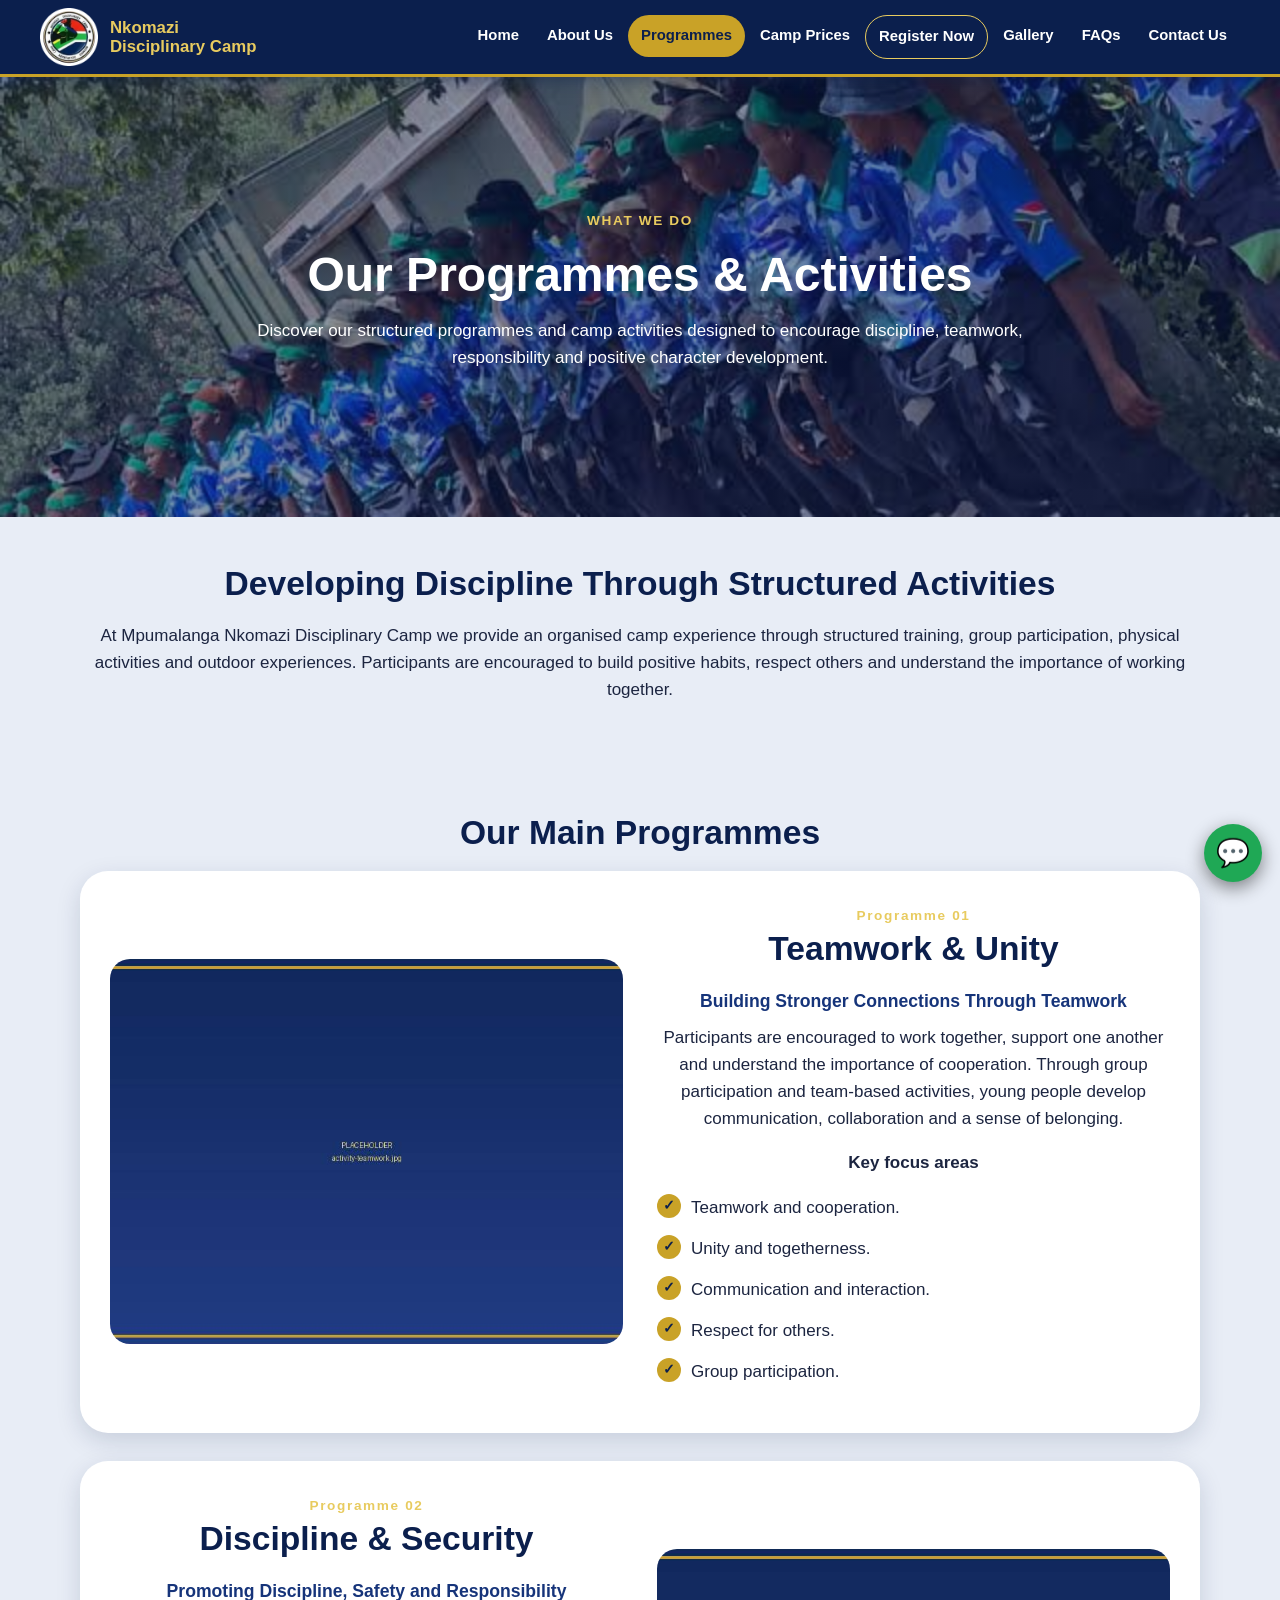
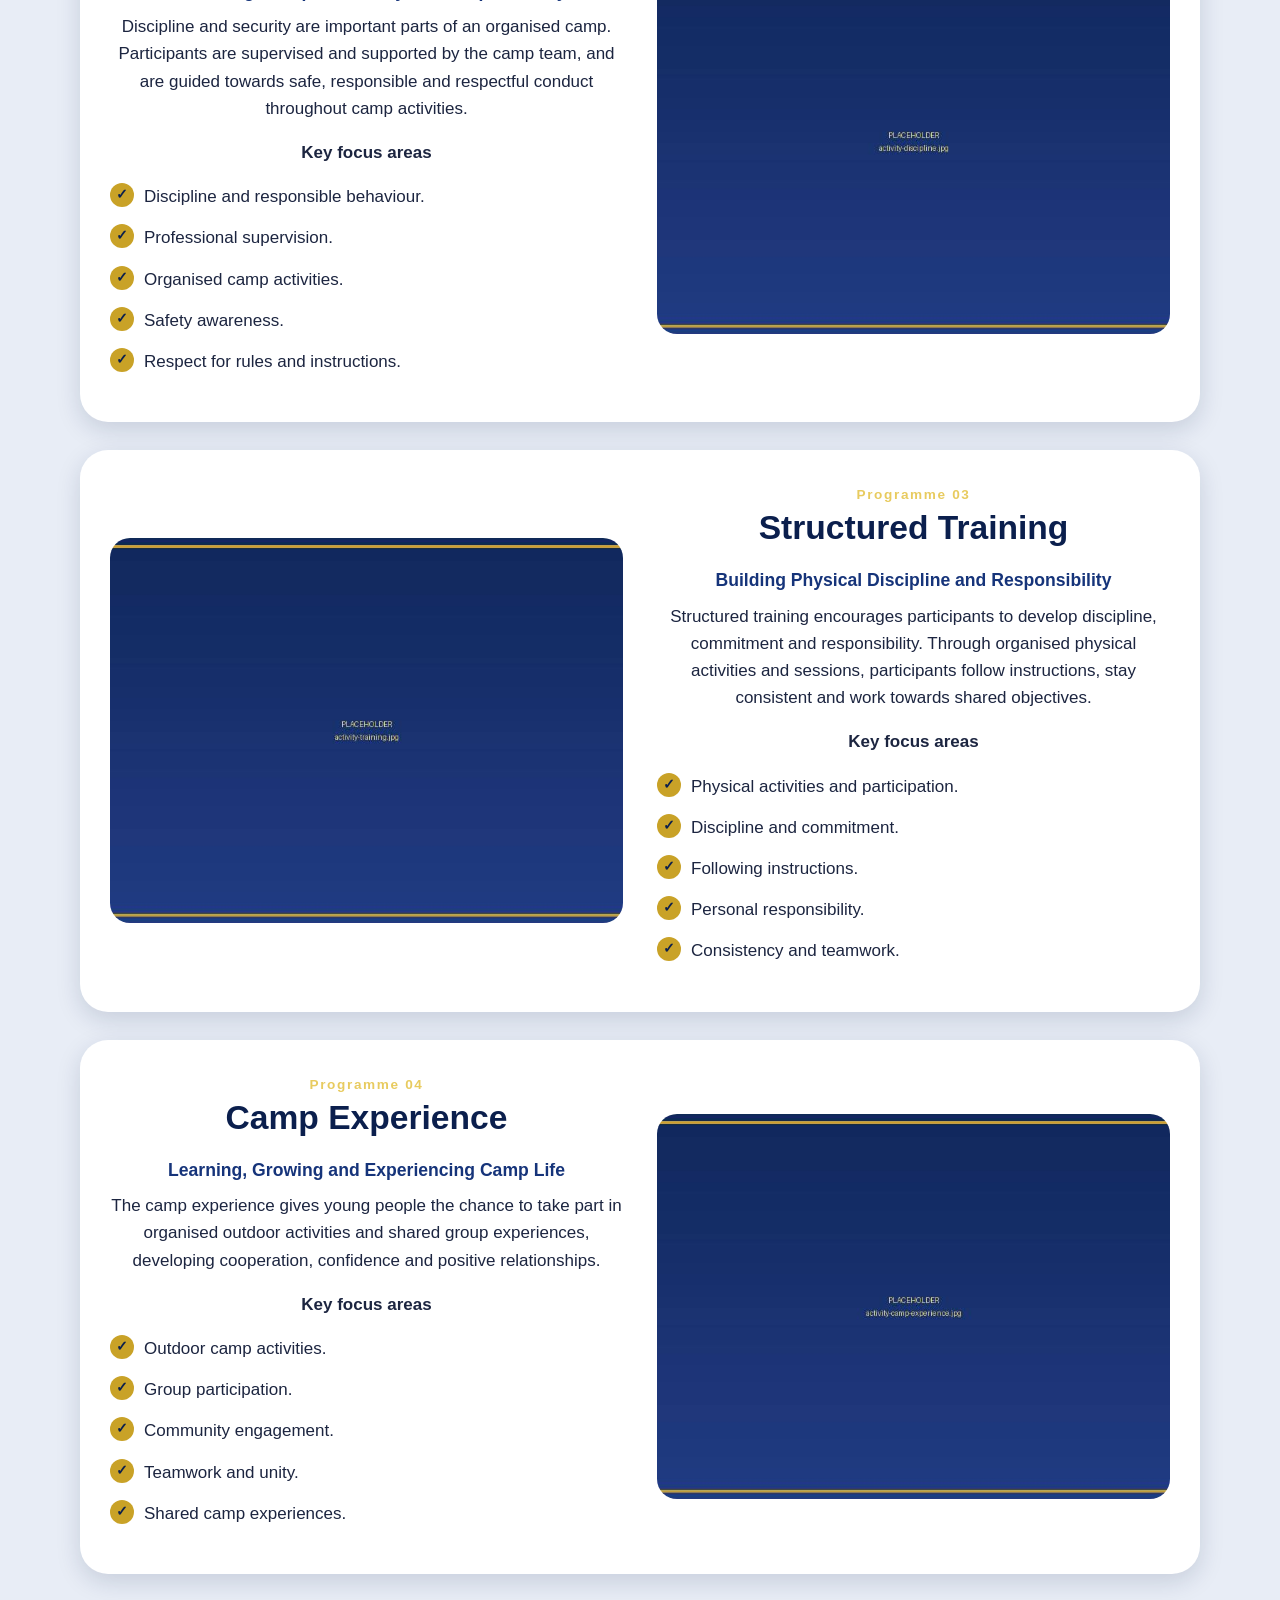
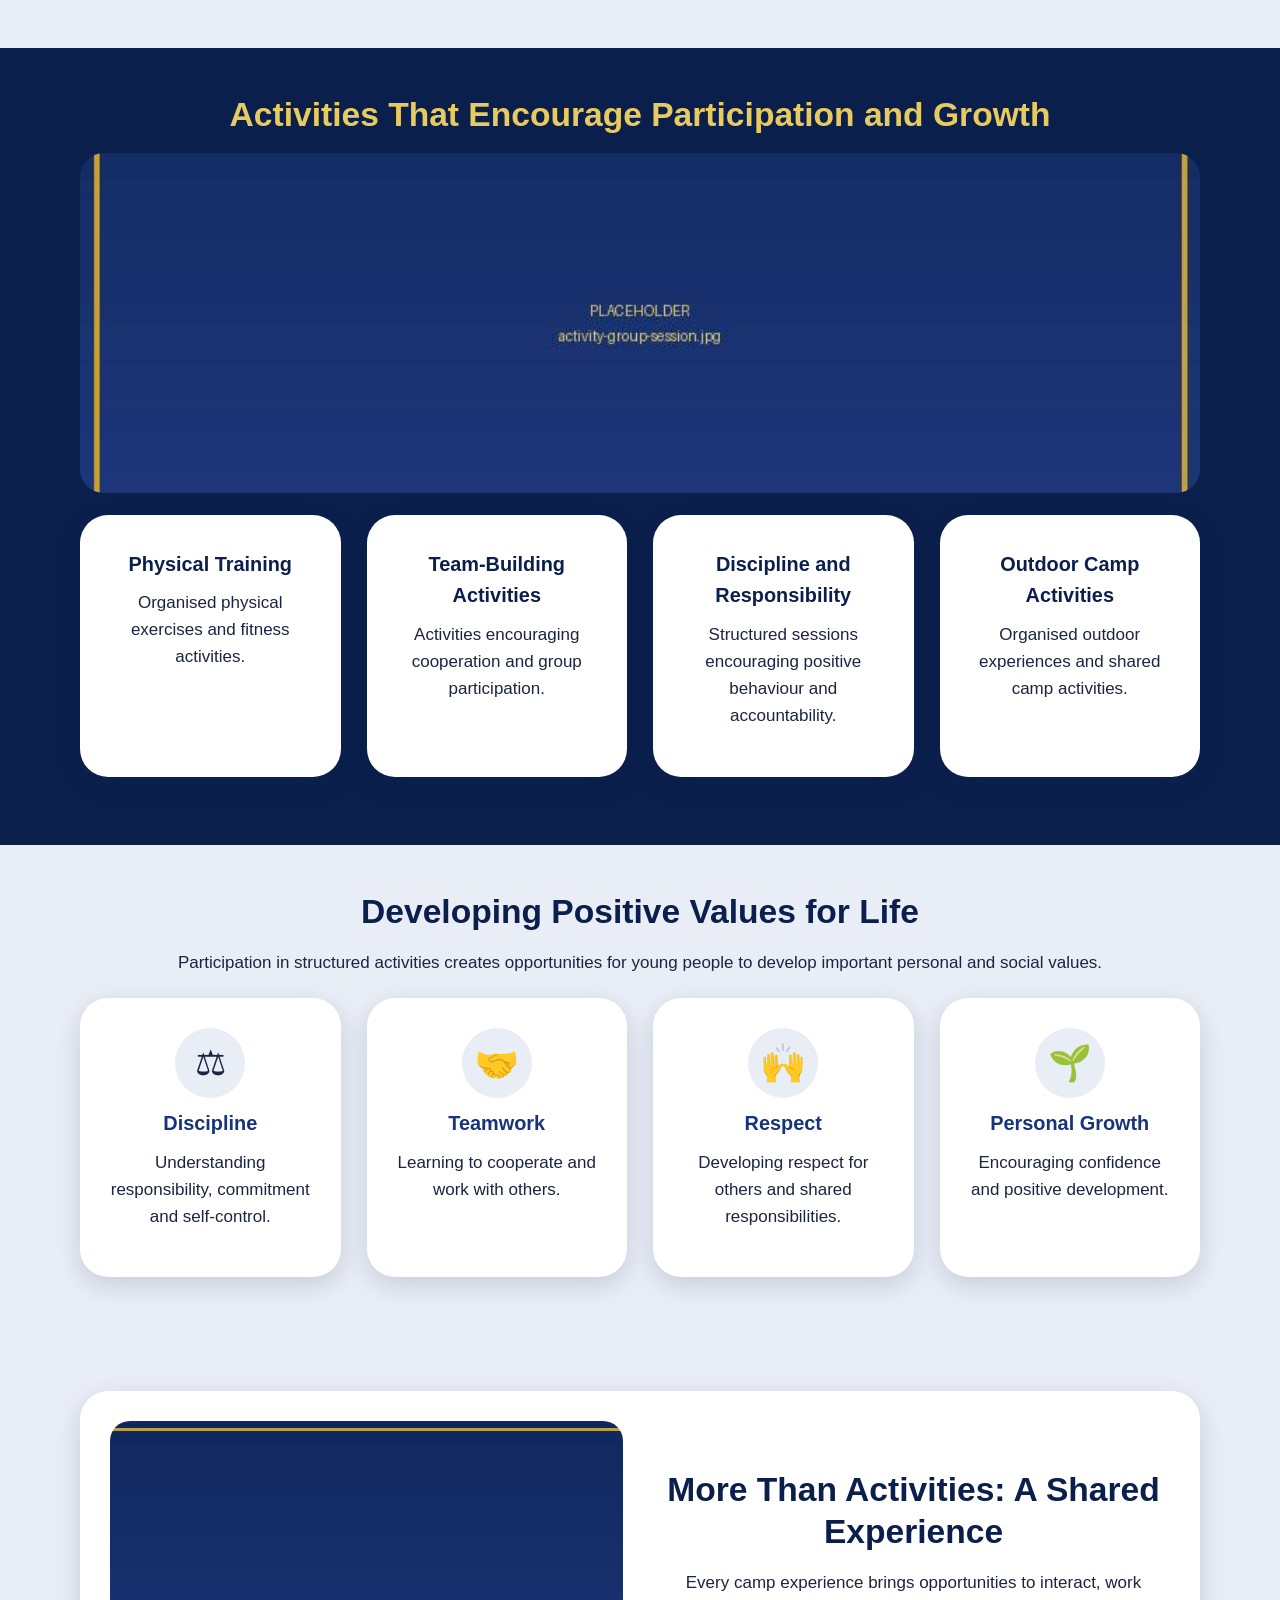
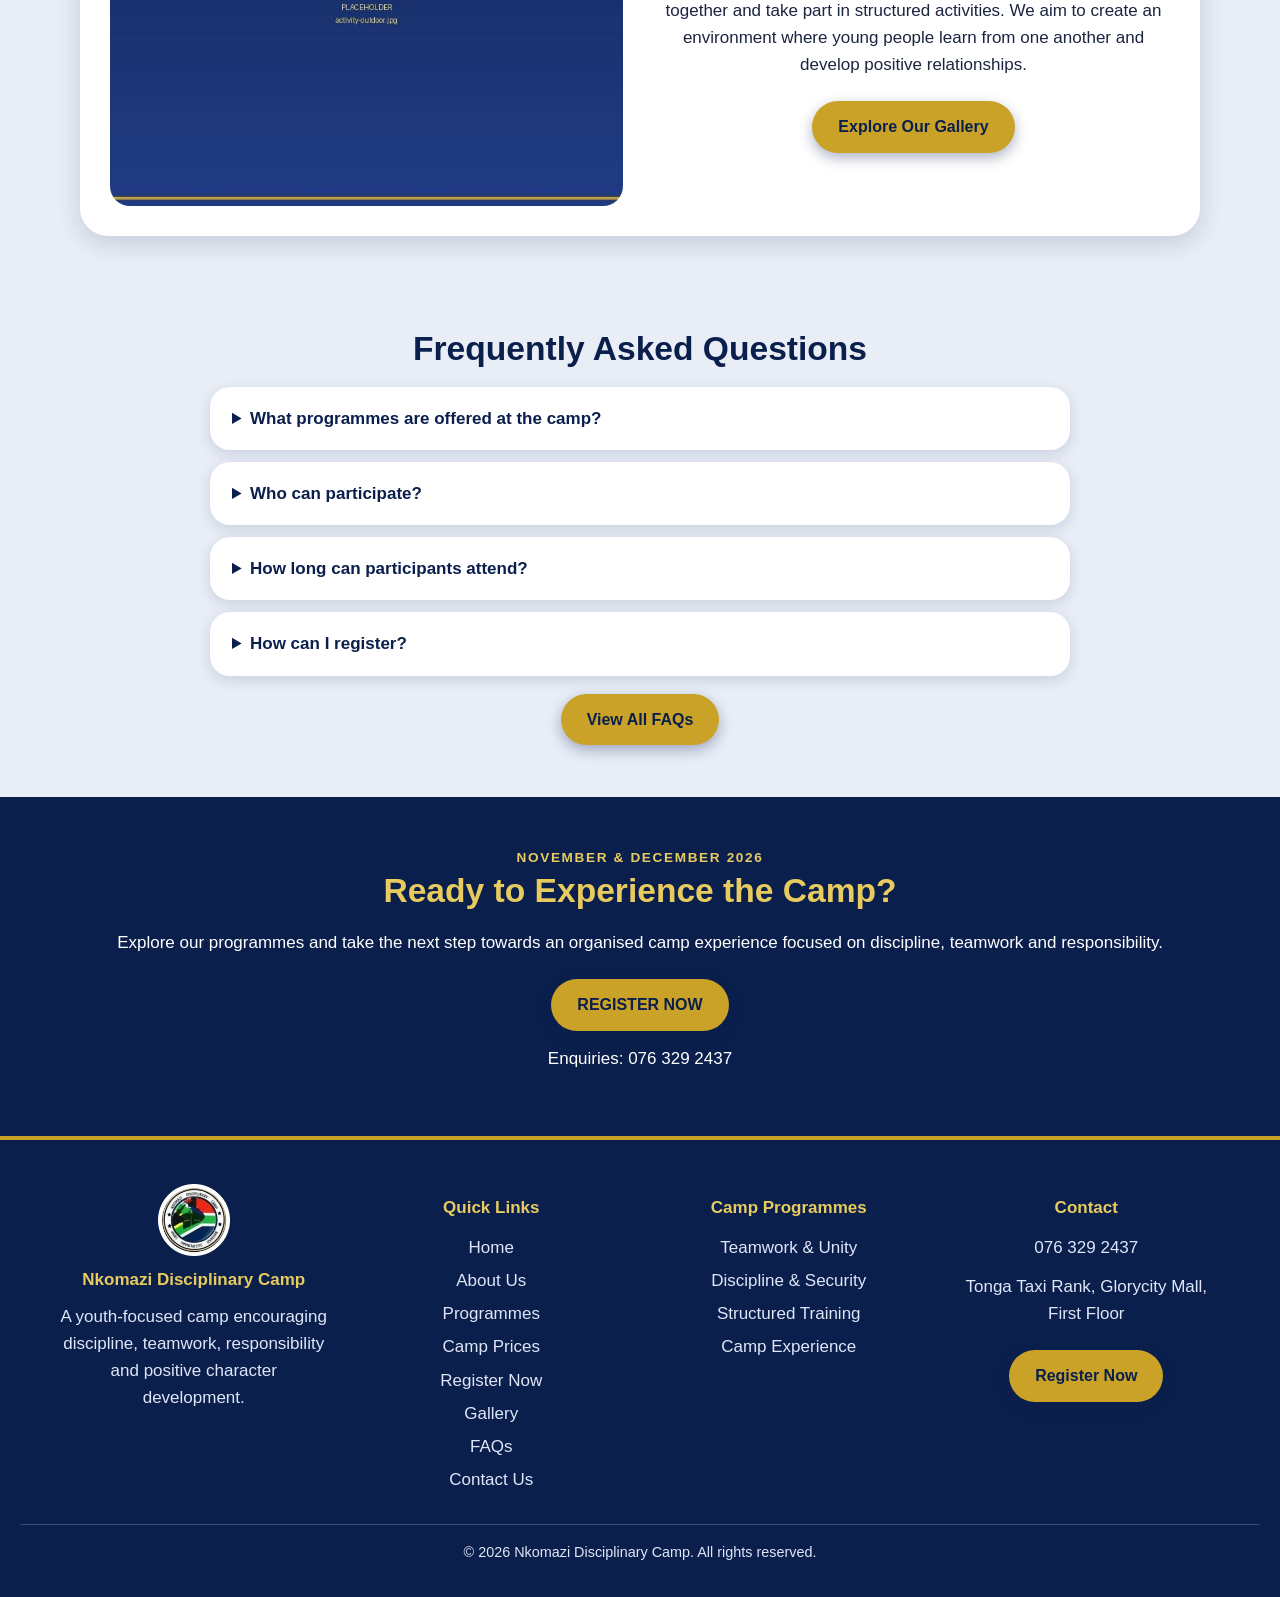
<file: programmes.html>
<!DOCTYPE html>
<html lang="en"><head><meta charset="utf-8"><meta name="viewport" content="width=device-width,initial-scale=1"><title>Programmes | Nkomazi Disciplinary Camp</title><meta name="description" content="Our programmes and activities: teamwork, discipline, structured training and outdoor camp experiences."><link rel="icon" type="image/png" href="images/logo/favicon.png"><link rel="stylesheet" href="programmes.css"></head><body>
<header><div class="bar"><a class="brand" href="index.html"><img src="images/logo/camp-logo-white.png" alt="Nkomazi Disciplinary Camp logo"><span>Nkomazi<br>Disciplinary Camp</span></a><button class="burger" aria-label="Open menu">&#9776;</button><nav><ul><li><a href="index.html">Home</a></li><li><a href="about-us.html">About Us</a></li><li><a href="programmes.html" class=on>Programmes</a></li><li><a href="prices.html">Camp Prices</a></li><li><a href="registration.html">Register Now</a></li><li><a href="gallery.html">Gallery</a></li><li><a href="faq.html">FAQs</a></li><li><a href="contact.html">Contact Us</a></li></ul></nav></div></header>
<main><section class="hero" style="background-image:linear-gradient(#0b1f4d78,#0b1f4d78),url(images/programmes/programmes-hero.jpeg)"><div><small>WHAT WE DO</small><h1>Our Programmes &amp; Activities</h1><p>Discover our structured programmes and camp activities designed to encourage discipline, teamwork, responsibility and positive character development.</p></div></section><section class=""><div class="sec fade"><h2>Developing Discipline Through Structured Activities</h2><p>At Mpumalanga Nkomazi Disciplinary Camp we provide an organised camp experience through structured training, group participation, physical activities and outdoor experiences. Participants are encouraged to build positive habits, respect others and understand the importance of working together.</p></div></section><section class=""><div class="sec fade"><h2>Our Main Programmes</h2><div class="card split" id="teamwork"><img src="images/programmes/activity-teamwork.jpg" alt="Teamwork &amp; Unity"><div><small class="tag">Programme 01</small><h2>Teamwork &amp; Unity</h2><h3>Building Stronger Connections Through Teamwork</h3><p>Participants are encouraged to work together, support one another and understand the importance of cooperation. Through group participation and team-based activities, young people develop communication, collaboration and a sense of belonging.</p><b>Key focus areas</b><ul class="tick"><li>Teamwork and cooperation.</li><li>Unity and togetherness.</li><li>Communication and interaction.</li><li>Respect for others.</li><li>Group participation.</li></ul></div></div><div class="card split rev" id="discipline"><img src="images/programmes/activity-discipline.jpg" alt="Discipline &amp; Security"><div><small class="tag">Programme 02</small><h2>Discipline &amp; Security</h2><h3>Promoting Discipline, Safety and Responsibility</h3><p>Discipline and security are important parts of an organised camp. Participants are supervised and supported by the camp team, and are guided towards safe, responsible and respectful conduct throughout camp activities.</p><b>Key focus areas</b><ul class="tick"><li>Discipline and responsible behaviour.</li><li>Professional supervision.</li><li>Organised camp activities.</li><li>Safety awareness.</li><li>Respect for rules and instructions.</li></ul></div></div><div class="card split" id="training"><img src="images/programmes/activity-training.jpg" alt="Structured Training"><div><small class="tag">Programme 03</small><h2>Structured Training</h2><h3>Building Physical Discipline and Responsibility</h3><p>Structured training encourages participants to develop discipline, commitment and responsibility. Through organised physical activities and sessions, participants follow instructions, stay consistent and work towards shared objectives.</p><b>Key focus areas</b><ul class="tick"><li>Physical activities and participation.</li><li>Discipline and commitment.</li><li>Following instructions.</li><li>Personal responsibility.</li><li>Consistency and teamwork.</li></ul></div></div><div class="card split rev" id="camp"><img src="images/programmes/activity-camp-experience.jpg" alt="Camp Experience"><div><small class="tag">Programme 04</small><h2>Camp Experience</h2><h3>Learning, Growing and Experiencing Camp Life</h3><p>The camp experience gives young people the chance to take part in organised outdoor activities and shared group experiences, developing cooperation, confidence and positive relationships.</p><b>Key focus areas</b><ul class="tick"><li>Outdoor camp activities.</li><li>Group participation.</li><li>Community engagement.</li><li>Teamwork and unity.</li><li>Shared camp experiences.</li></ul></div></div></div></section><section class="band"><div class="sec fade"><h2>Activities That Encourage Participation and Growth</h2><img class="wide" src="images/programmes/activity-group-session.jpg" alt="Group activities"><div class="grid "><div class="card "><h3>Physical Training</h3><p>Organised physical exercises and fitness activities.</p></div><div class="card "><h3>Team-Building Activities</h3><p>Activities encouraging cooperation and group participation.</p></div><div class="card "><h3>Discipline and Responsibility</h3><p>Structured sessions encouraging positive behaviour and accountability.</p></div><div class="card "><h3>Outdoor Camp Activities</h3><p>Organised outdoor experiences and shared camp activities.</p></div></div></div></section><section class=""><div class="sec fade"><h2>Developing Positive Values for Life</h2><p>Participation in structured activities creates opportunities for young people to develop important personal and social values.</p><div class="grid "><div class="card"><div class="ico">&#9878;</div><h3>Discipline</h3><p>Understanding responsibility, commitment and self-control.</p></div><div class="card"><div class="ico">&#129309;</div><h3>Teamwork</h3><p>Learning to cooperate and work with others.</p></div><div class="card"><div class="ico">&#128588;</div><h3>Respect</h3><p>Developing respect for others and shared responsibilities.</p></div><div class="card"><div class="ico">&#127793;</div><h3>Personal Growth</h3><p>Encouraging confidence and positive development.</p></div></div></div></section><section class=""><div class="sec fade"><div class="card split"><img src="images/programmes/activity-outdoor.jpg" alt="More Than Activities: A Shared Experience"><div><h2>More Than Activities: A Shared Experience</h2><p>Every camp experience brings opportunities to interact, work together and take part in structured activities. We aim to create an environment where young people learn from one another and develop positive relationships.</p><a class="btn gold" href="gallery.html">Explore Our Gallery</a></div></div></div></section><section class=""><div class="sec fade"><h2>Frequently Asked Questions</h2><details><summary>What programmes are offered at the camp?</summary><p>The camp highlights teamwork and unity, discipline and security, structured training and outdoor camp experiences.</p></details><details><summary>Who can participate?</summary><p>Age requirements and eligibility criteria will be confirmed by the organisers.</p></details><details><summary>How long can participants attend?</summary><p>The advertised packages range from one week to three months. Availability and camp dates must be confirmed.</p></details><details><summary>How can I register?</summary><p>Contact the camp on 076 329 2437 or use the online registration page.</p></details><a class="btn gold" href="faq.html">View All FAQs</a></div></section><section class="band cta"><div class="sec fade"><small class="tag">NOVEMBER &amp; DECEMBER 2026</small><h2>Ready to Experience the Camp?</h2><p>Explore our programmes and take the next step towards an organised camp experience focused on discipline, teamwork and responsibility.</p><a class="btn gold" href="registration.html">REGISTER NOW</a><p>Enquiries: 076 329 2437</p></div></section></main>
<footer><div class="fgrid"><div><img src="images/logo/camp-logo-white.png" width="72" alt="Nkomazi Disciplinary Camp logo"><h4>Nkomazi Disciplinary Camp</h4><p>A youth-focused camp encouraging discipline, teamwork, responsibility and positive character development.</p></div><div><h4>Quick Links</h4><a href="index.html">Home</a><a href="about-us.html">About Us</a><a href="programmes.html">Programmes</a><a href="prices.html">Camp Prices</a><a href="registration.html">Register Now</a><a href="gallery.html">Gallery</a><a href="faq.html">FAQs</a><a href="contact.html">Contact Us</a></div><div><h4>Camp Programmes</h4><a href="programmes.html#teamwork">Teamwork &amp; Unity</a><a href="programmes.html#discipline">Discipline &amp; Security</a><a href="programmes.html#training">Structured Training</a><a href="programmes.html#camp">Camp Experience</a></div><div><h4>Contact</h4><a href="tel:0763292437">076 329 2437</a><p>Tonga Taxi Rank, Glorycity Mall, First Floor</p><a class="btn gold" href="registration.html">Register Now</a></div></div><p class="copy">&copy; 2026 Nkomazi Disciplinary Camp. All rights reserved.</p></footer>
<a class="chat" href="https://wa.me/27763292437" target="_blank" rel="noopener" aria-label="Chat with us on WhatsApp">&#128172;</a>
<script src="programmes.js"></script></body></html>
</file>
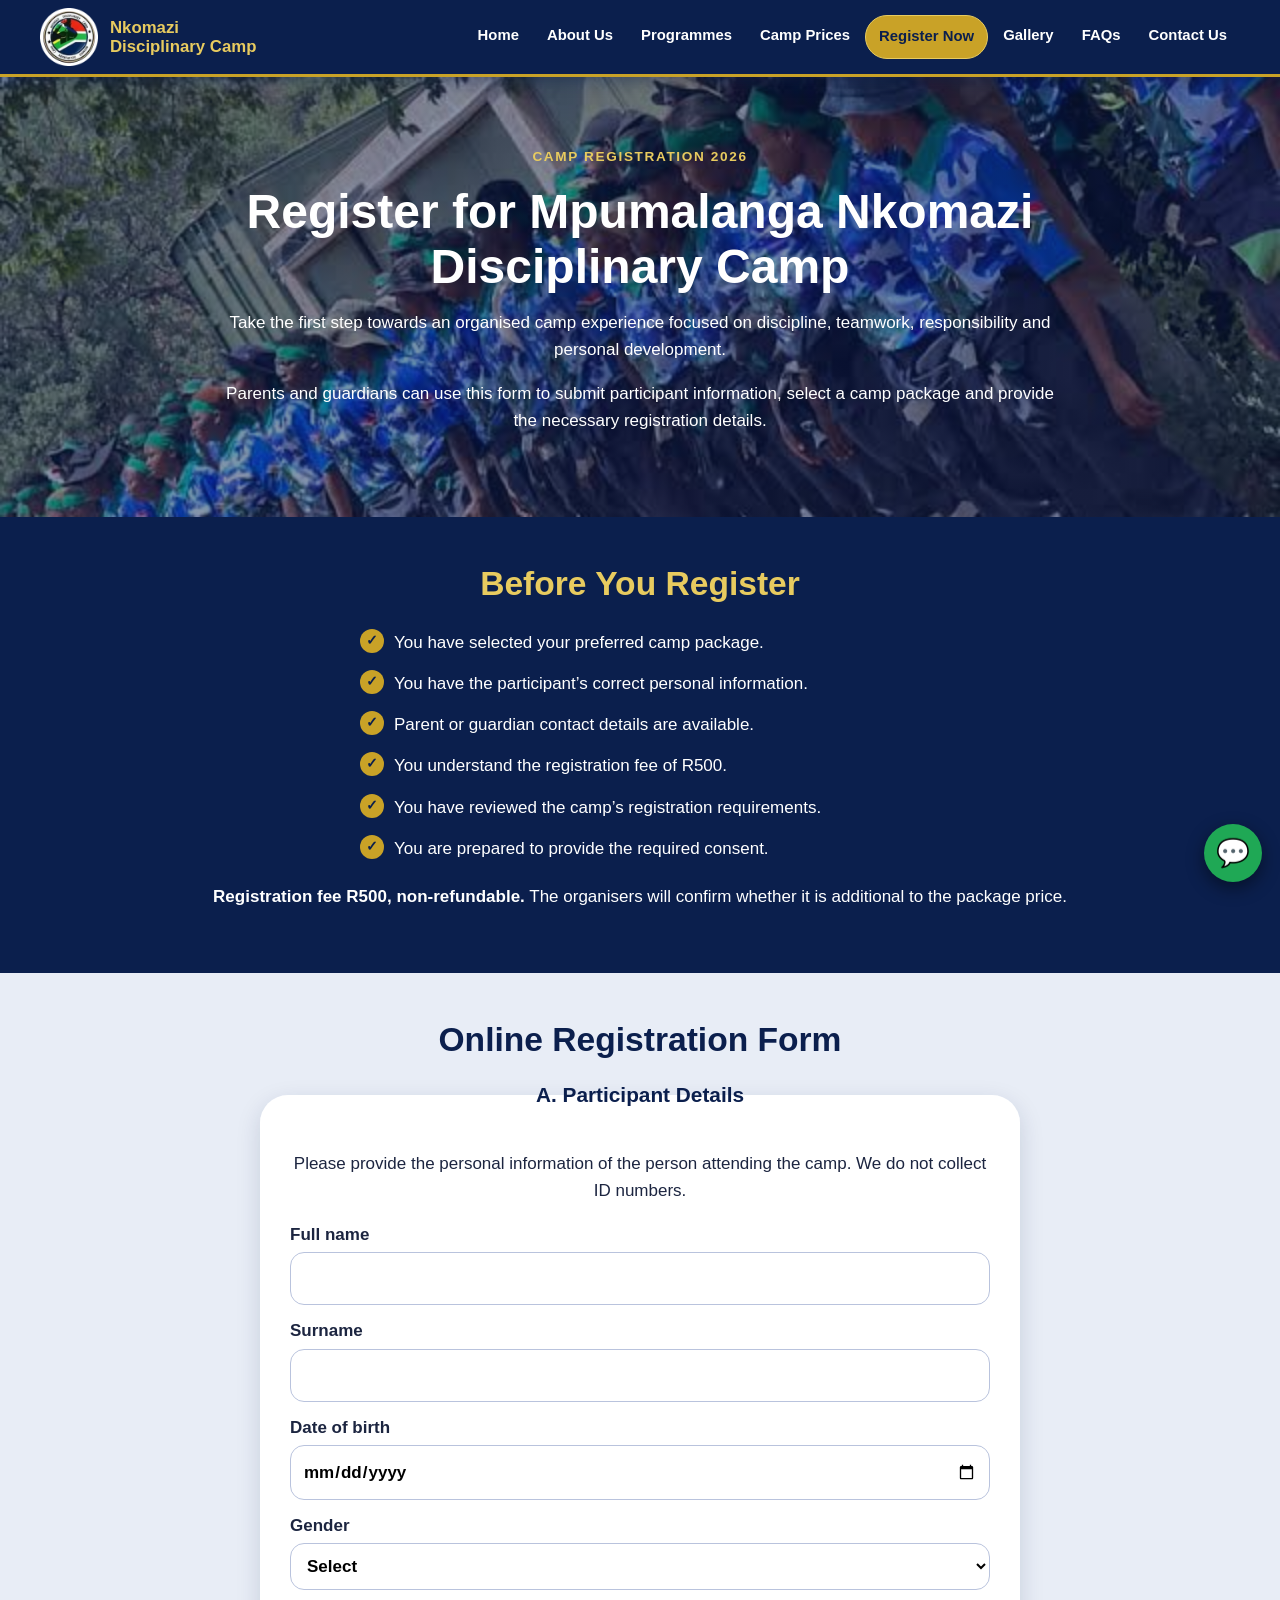
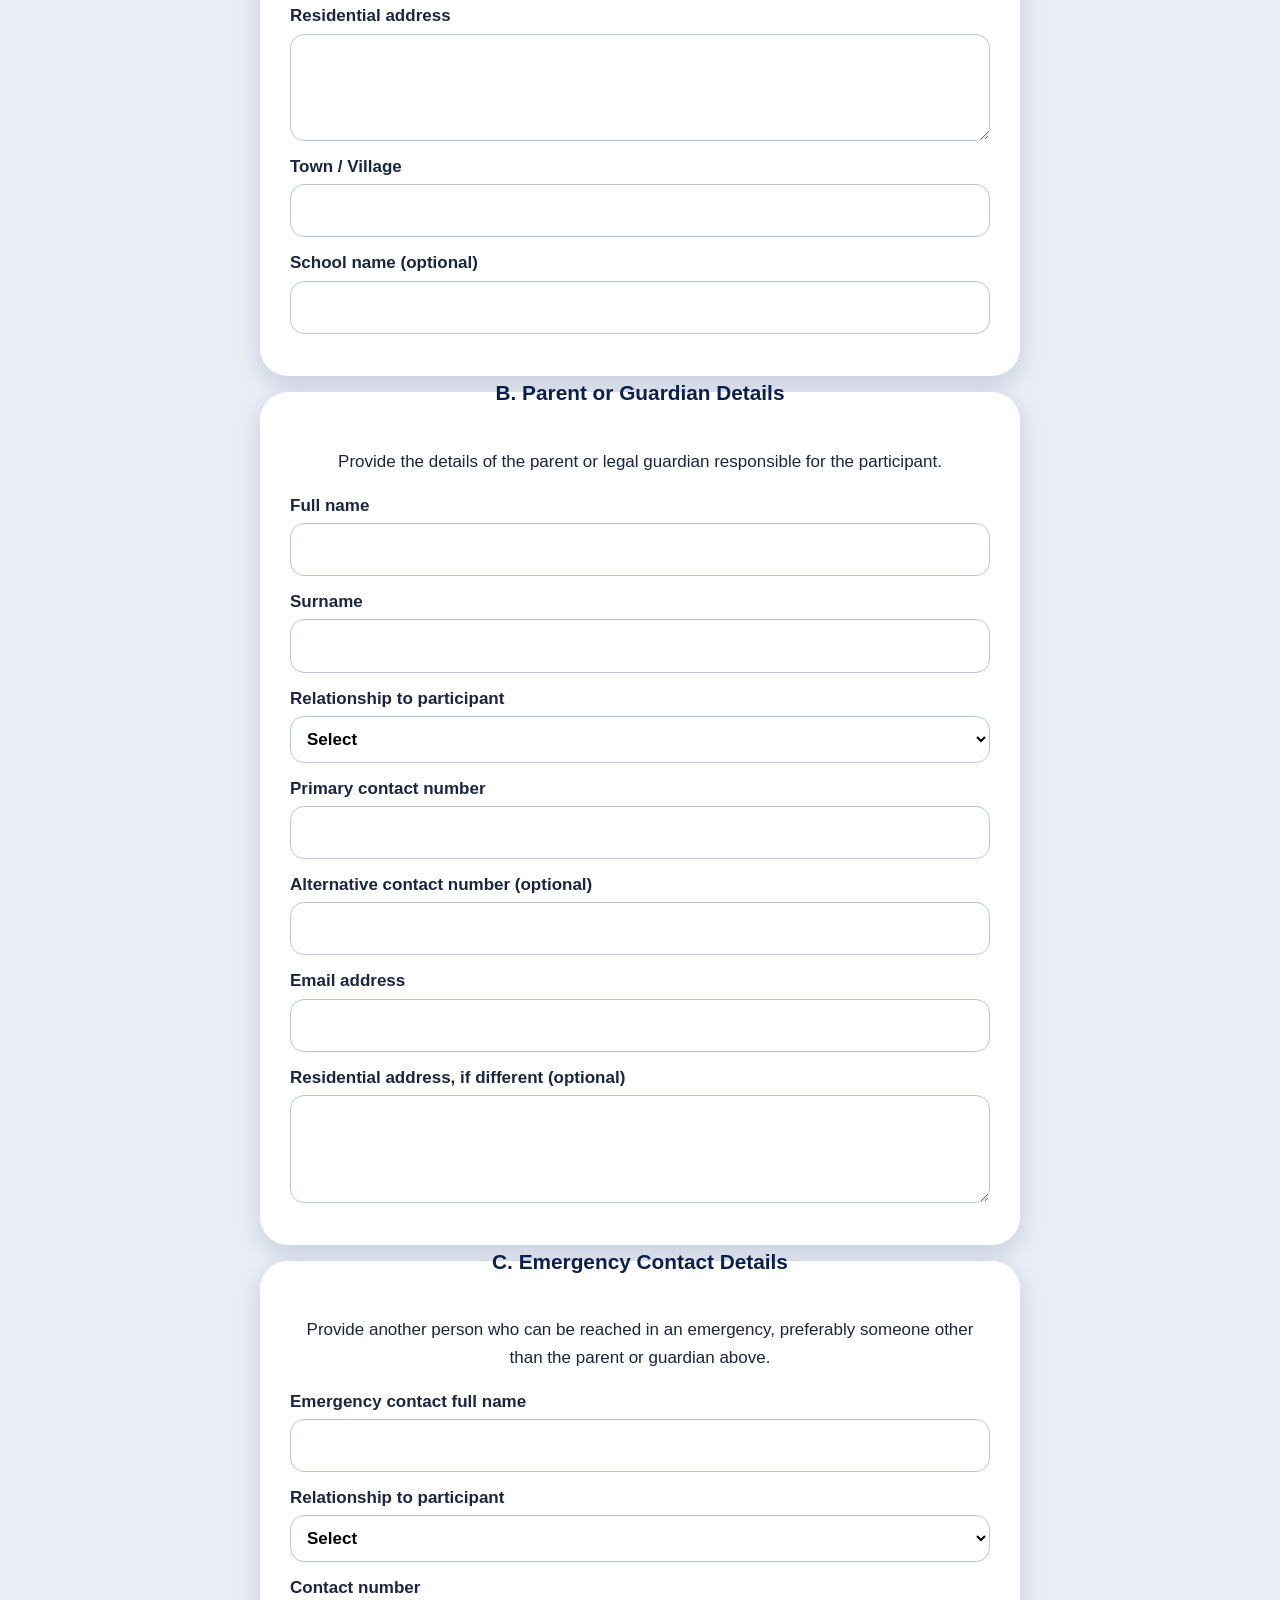
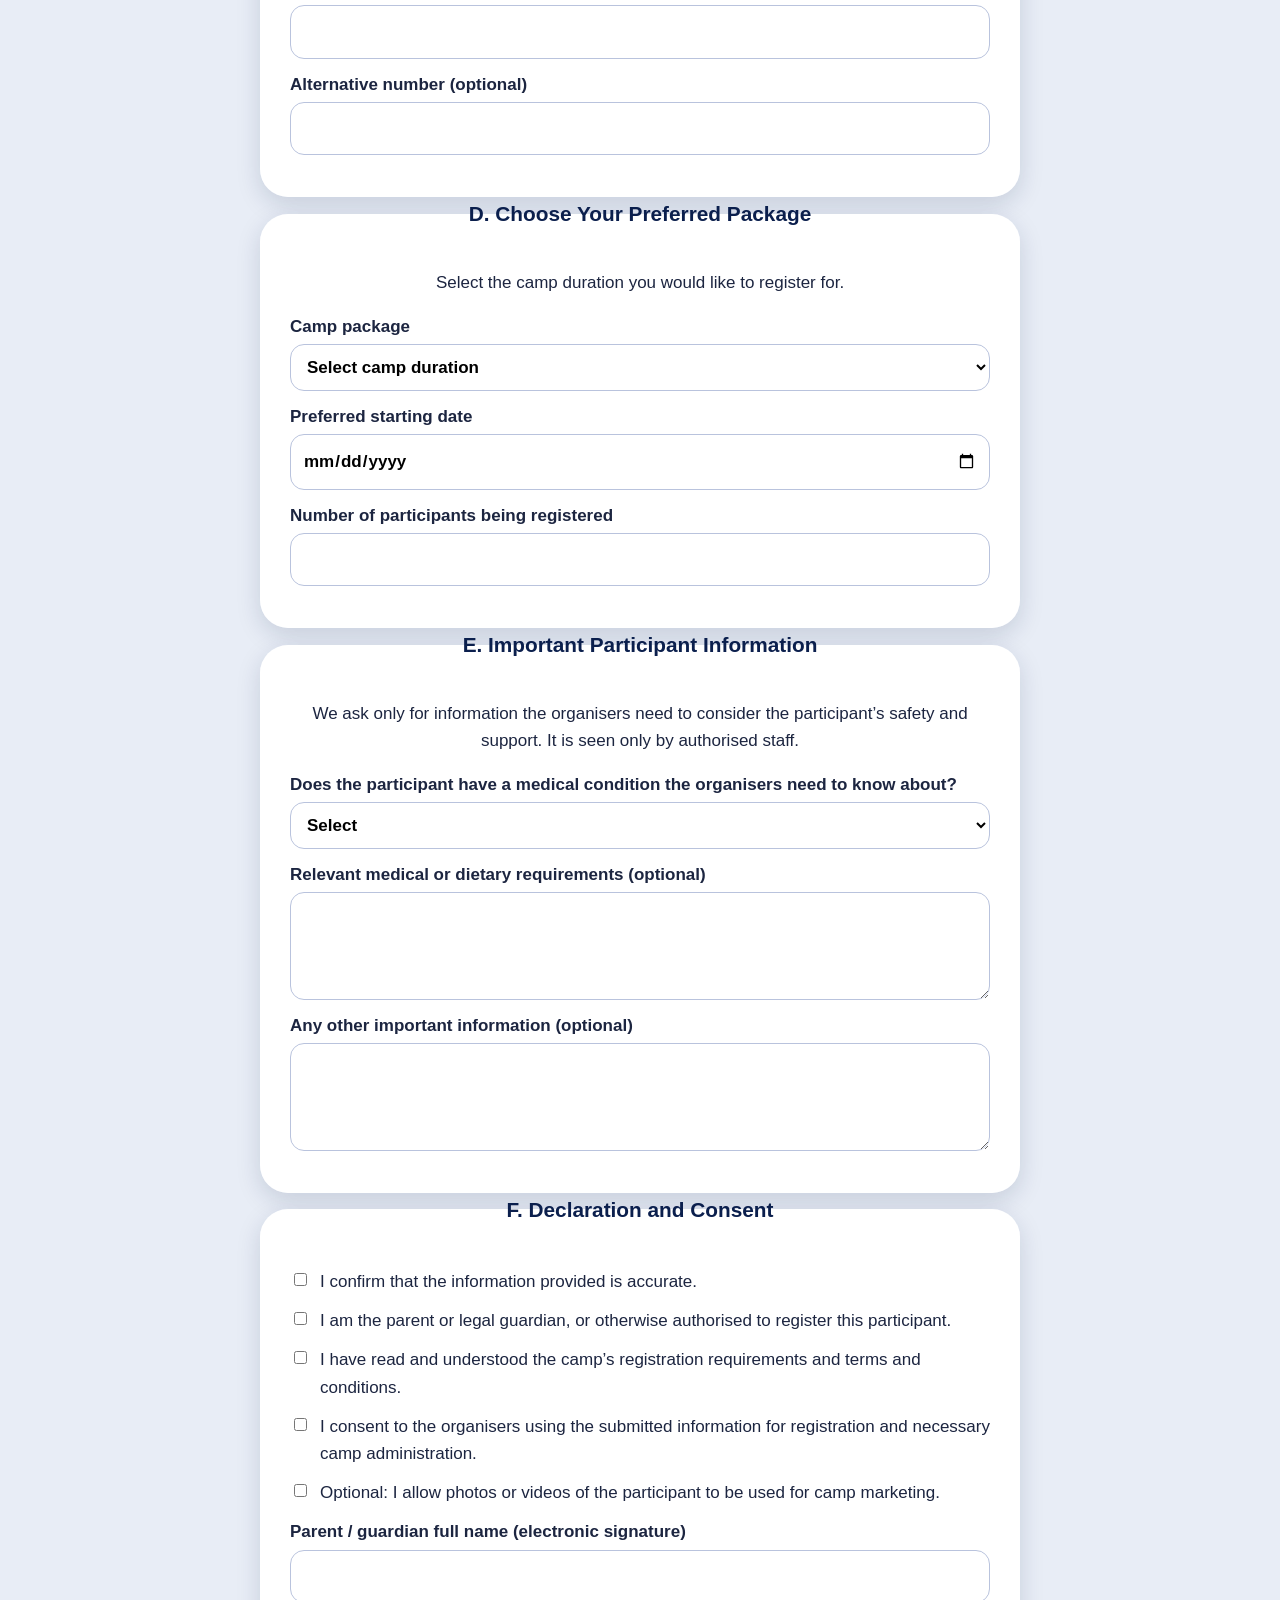
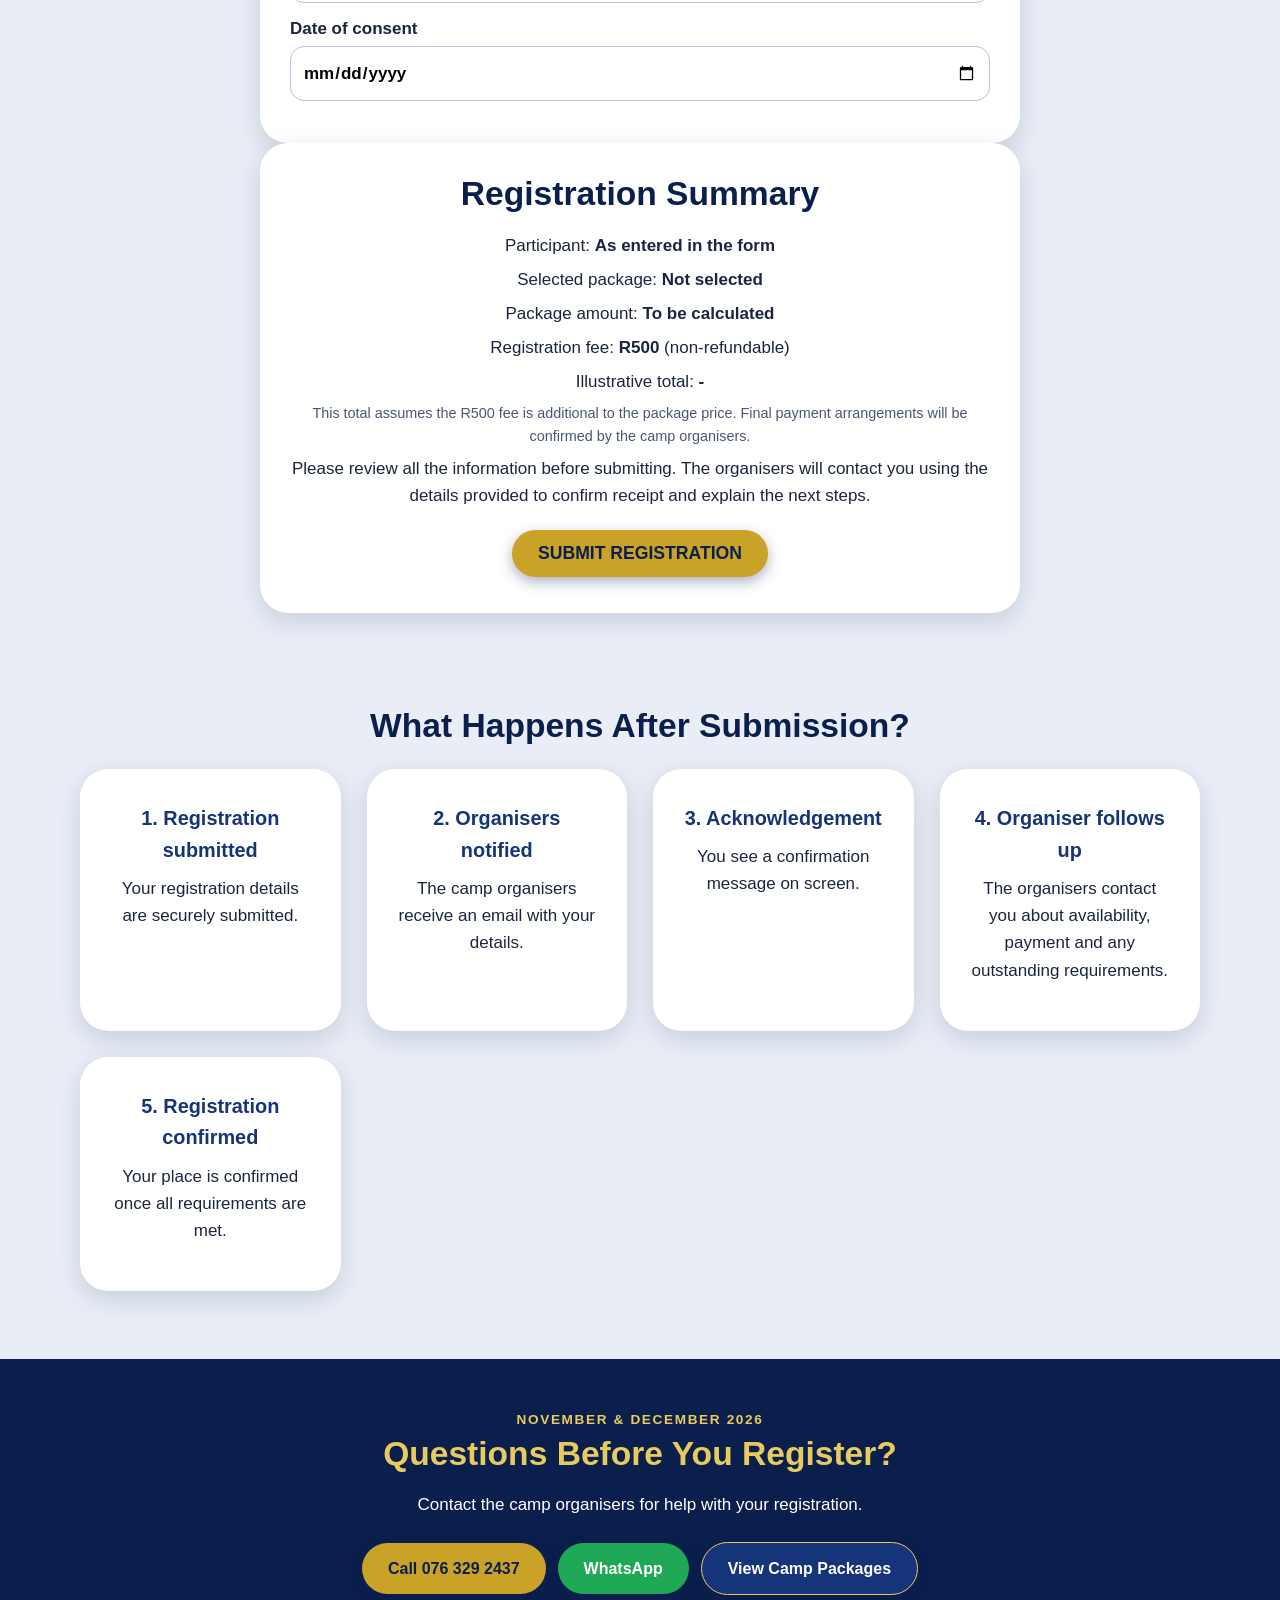
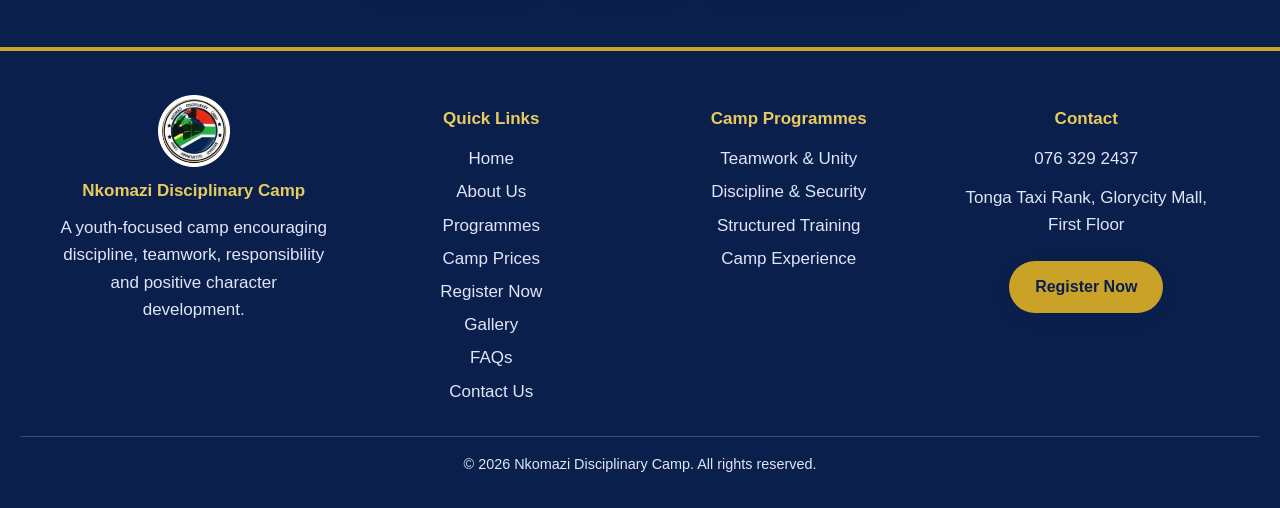
<file: registration.html>
<!DOCTYPE html>
<html lang="en"><head><meta charset="utf-8"><meta name="viewport" content="width=device-width,initial-scale=1"><title>Register Now | Nkomazi Disciplinary Camp</title><meta name="description" content="Register online for the Mpumalanga Nkomazi Disciplinary Camp 2026."><link rel="icon" type="image/png" href="images/logo/favicon.png"><link rel="stylesheet" href="registration.css"></head><body>
<header><div class="bar"><a class="brand" href="index.html"><img src="images/logo/camp-logo-white.png" alt="Nkomazi Disciplinary Camp logo"><span>Nkomazi<br>Disciplinary Camp</span></a><button class="burger" aria-label="Open menu">&#9776;</button><nav><ul><li><a href="index.html">Home</a></li><li><a href="about-us.html">About Us</a></li><li><a href="programmes.html">Programmes</a></li><li><a href="prices.html">Camp Prices</a></li><li><a href="registration.html" class=on>Register Now</a></li><li><a href="gallery.html">Gallery</a></li><li><a href="faq.html">FAQs</a></li><li><a href="contact.html">Contact Us</a></li></ul></nav></div></header>
<main><section class="hero" style="background-image:linear-gradient(#0b1f4d7b,#0b1f4d78),url(images/registration/registration-hero.jpeg)"><div><small>CAMP REGISTRATION 2026</small><h1>Register for Mpumalanga Nkomazi Disciplinary Camp</h1><p>Take the first step towards an organised camp experience focused on discipline, teamwork, responsibility and personal development.</p><p>Parents and guardians can use this form to submit participant information, select a camp package and provide the necessary registration details.</p></div></section><section class="band"><div class="sec fade"><h2>Before You Register</h2><ul class="tick"><li>You have selected your preferred camp package.</li><li>You have the participant’s correct personal information.</li><li>Parent or guardian contact details are available.</li><li>You understand the registration fee of R500.</li><li>You have reviewed the camp’s registration requirements.</li><li>You are prepared to provide the required consent.</li></ul><p><b>Registration fee R500, non-refundable.</b> The organisers will confirm whether it is additional to the package price.</p></div></section><section class=""><div class="sec fade"><h2>Online Registration Form</h2><div id="formwrap"><form name="registration" method="POST" data-netlify="true" netlify-honeypot="bot-field" id="rf"><input type="hidden" name="form-name" value="registration"><p class="hid"><label>Leave this empty <input name="bot-field"></label></p><fieldset class="card"><legend>A. Participant Details</legend><p>Please provide the personal information of the person attending the camp. We do not collect ID numbers.</p><label>Full name<input type="text" name="p_name" required></label><label>Surname<input type="text" name="p_surname" required></label><label>Date of birth<input type="date" name="p_dob" required></label><label>Gender<select name="p_gender" required><option value="">Select</option><option>Female</option><option>Male</option><option>Prefer not to say</option></select></label><label>Residential address<textarea name="p_address" rows="3" required></textarea></label><label>Town / Village<input type="text" name="p_town" required></label><label>School name (optional)<input type="text" name="p_school"></label></fieldset><fieldset class="card"><legend>B. Parent or Guardian Details</legend><p>Provide the details of the parent or legal guardian responsible for the participant.</p><label>Full name<input type="text" name="g_name" required></label><label>Surname<input type="text" name="g_surname" required></label><label>Relationship to participant<select name="g_rel" required><option value="">Select</option><option>Mother</option><option>Father</option><option>Legal guardian</option><option>Other</option></select></label><label>Primary contact number<input type="tel" name="g_phone" required></label><label>Alternative contact number (optional)<input type="tel" name="g_phone2"></label><label>Email address<input type="email" name="g_email" required></label><label>Residential address, if different (optional)<textarea name="g_address" rows="3"></textarea></label></fieldset><fieldset class="card"><legend>C. Emergency Contact Details</legend><p>Provide another person who can be reached in an emergency, preferably someone other than the parent or guardian above.</p><label>Emergency contact full name<input type="text" name="e_name" required></label><label>Relationship to participant<select name="e_rel" required><option value="">Select</option><option>Relative</option><option>Family friend</option><option>Neighbour</option><option>Other</option></select></label><label>Contact number<input type="tel" name="e_phone" required></label><label>Alternative number (optional)<input type="tel" name="e_phone2"></label></fieldset><fieldset class="card"><legend>D. Choose Your Preferred Package</legend><p>Select the camp duration you would like to register for.</p><label>Camp package<select name="package" id="pkg" required><option value="">Select camp duration</option><option value="1 Week|R1,500">1 Week - R1,500</option><option value="2 Weeks|R2,500">2 Weeks - R2,500</option><option value="3 Weeks|R3,500">3 Weeks - R3,500</option><option value="1 Month|R5,000">1 Month - R5,000</option><option value="2 Months|R10,000">2 Months - R10,000</option><option value="3 Months|R20,000">3 Months - R20,000</option></select></label><label>Preferred starting date<input type="date" name="start" required></label><label>Number of participants being registered<input type="number" name="count" required></label></fieldset><fieldset class="card"><legend>E. Important Participant Information</legend><p>We ask only for information the organisers need to consider the participant’s safety and support. It is seen only by authorised staff.</p><label>Does the participant have a medical condition the organisers need to know about?<select name="med" required><option value="">Select</option><option>No</option><option>Yes</option></select></label><label>Relevant medical or dietary requirements (optional)<textarea name="med_details" rows="3"></textarea></label><label>Any other important information (optional)<textarea name="other" rows="3"></textarea></label></fieldset><fieldset class="card"><legend>F. Declaration and Consent</legend><label class="chk"><input type="checkbox" name="c1" required> I confirm that the information provided is accurate.</label><label class="chk"><input type="checkbox" name="c2" required> I am the parent or legal guardian, or otherwise authorised to register this participant.</label><label class="chk"><input type="checkbox" name="c3" required> I have read and understood the camp’s registration requirements and terms and conditions.</label><label class="chk"><input type="checkbox" name="c4" required> I consent to the organisers using the submitted information for registration and necessary camp administration.</label><label class="chk"><input type="checkbox" name="photo_consent"> Optional: I allow photos or videos of the participant to be used for camp marketing.</label><label>Parent / guardian full name (electronic signature)<input type="text" name="sign" required></label><label>Date of consent<input type="date" name="sign_date" required></label></fieldset><div class="card" id="sum"><h2>Registration Summary</h2><p>Participant: <b id="s1">As entered in the form</b></p><p>Selected package: <b id="s2">Not selected</b></p><p>Package amount: <b id="s3">To be calculated</b></p><p>Registration fee: <b>R500</b> (non-refundable)</p><p>Illustrative total: <b id="s4">-</b></p><p class="note">This total assumes the R500 fee is additional to the package price. Final payment arrangements will be confirmed by the camp organisers.</p><p>Please review all the information before submitting. The organisers will contact you using the details provided to confirm receipt and explain the next steps.</p><button class="btn gold" type="submit">SUBMIT REGISTRATION</button></div></form></div><div id="ok" class="card hid"><h2>Registration Submitted!</h2><p>Thank you for registering with Mpumalanga Nkomazi Disciplinary Camp. Your registration information has been received. Our organisers will contact you regarding the next steps and payment arrangements.</p><p><b>Submission received, awaiting confirmation.</b> Submitting the form does not secure a place in the camp.</p><p>Need assistance? <a class="lnk" href="tel:0763292437">076 329 2437</a></p></div></div></section><section class=""><div class="sec fade"><h2>What Happens After Submission?</h2><div class="grid "><div class="card "><h3>1. Registration submitted</h3><p>Your registration details are securely submitted.</p></div><div class="card "><h3>2. Organisers notified</h3><p>The camp organisers receive an email with your details.</p></div><div class="card "><h3>3. Acknowledgement</h3><p>You see a confirmation message on screen.</p></div><div class="card "><h3>4. Organiser follows up</h3><p>The organisers contact you about availability, payment and any outstanding requirements.</p></div><div class="card "><h3>5. Registration confirmed</h3><p>Your place is confirmed once all requirements are met.</p></div></div></div></section><section class="band cta"><div class="sec fade"><small class="tag">NOVEMBER &amp; DECEMBER 2026</small><h2>Questions Before You Register?</h2><p>Contact the camp organisers for help with your registration.</p><a class="btn gold" href="tel:0763292437">Call 076 329 2437</a><a class="btn wa" href="https://wa.me/27763292437" target="_blank" rel="noopener">WhatsApp</a><a class="btn navy" href="prices.html">View Camp Packages</a></div></section></main>
<footer><div class="fgrid"><div><img src="images/logo/camp-logo-white.png" width="72" alt="Nkomazi Disciplinary Camp logo"><h4>Nkomazi Disciplinary Camp</h4><p>A youth-focused camp encouraging discipline, teamwork, responsibility and positive character development.</p></div><div><h4>Quick Links</h4><a href="index.html">Home</a><a href="about-us.html">About Us</a><a href="programmes.html">Programmes</a><a href="prices.html">Camp Prices</a><a href="registration.html">Register Now</a><a href="gallery.html">Gallery</a><a href="faq.html">FAQs</a><a href="contact.html">Contact Us</a></div><div><h4>Camp Programmes</h4><a href="programmes.html#teamwork">Teamwork &amp; Unity</a><a href="programmes.html#discipline">Discipline &amp; Security</a><a href="programmes.html#training">Structured Training</a><a href="programmes.html#camp">Camp Experience</a></div><div><h4>Contact</h4><a href="tel:0763292437">076 329 2437</a><p>Tonga Taxi Rank, Glorycity Mall, First Floor</p><a class="btn gold" href="registration.html">Register Now</a></div></div><p class="copy">&copy; 2026 Nkomazi Disciplinary Camp. All rights reserved.</p></footer>
<a class="chat" href="https://wa.me/27763292437" target="_blank" rel="noopener" aria-label="Chat with us on WhatsApp">&#128172;</a>
<script src="registration.js"></script></body></html>
</file>
<file: index.css>
*{box-sizing:border-box}html{scroll-behavior:smooth}:root{--navy:#0b1f4d;--navy2:#16347a;--gold:#c9a227;--gold2:#e8cb5f;--bg:#e8edf6;--ink:#1c2540;--g:#1fa855}
body{margin:0;font-family:"Segoe UI",Roboto,Helvetica,Arial,sans-serif;background:var(--bg);color:var(--ink);line-height:1.6;text-align:center;font-size:17px}
img{max-width:100%;display:block}a{color:inherit;text-decoration:none}.lnk{color:var(--navy2);text-decoration:underline;font-weight:600}.hid{display:none!important}
header{position:sticky;top:0;z-index:50;background:var(--navy);border-bottom:3px solid var(--gold);box-shadow:0 4px 14px #0b1f4d66}
.bar{max-width:1240px;margin:auto;display:flex;align-items:center;justify-content:space-between;padding:8px 20px;gap:12px}
.brand{display:flex;align-items:center;gap:12px;color:var(--gold2);font-weight:800;text-align:left;line-height:1.15;font-size:1.05rem}.brand img{width:58px;height:58px}
nav ul{list-style:none;display:flex;gap:2px;margin:0;padding:0}nav a{display:block;color:#fff;padding:9px 13px;border-radius:22px;font-weight:600;font-size:.93rem}
nav a:hover,nav a.on{background:var(--gold);color:var(--navy)}nav li:nth-child(5) a{border:1px solid var(--gold2)}
.burger{display:none;background:none;border:0;color:#fff;font-size:2rem;cursor:pointer}
@media(max-width:1050px){.burger{display:block}nav{display:none;position:absolute;left:0;right:0;top:100%;background:var(--navy);padding:8px 20px 16px;box-shadow:0 10px 20px #0006}nav.open{display:block}nav ul{flex-direction:column}}
.hero{min-height:440px;display:flex;align-items:center;justify-content:center;background-size:cover;background-position:center;color:#fff;padding:60px 20px}.hero>div{max-width:840px}
.hero small,.tag{color:var(--gold2);letter-spacing:.12em;font-weight:700;font-size:.85rem}
h1{font-size:clamp(1.9rem,5vw,3rem);line-height:1.15;margin:.3em 0}h2{font-size:clamp(1.5rem,3.4vw,2.1rem);color:var(--navy);margin:0 0 .5em;line-height:1.25}h3{margin:.2em 0 .4em;color:var(--navy2)}p{margin:.5em 0 1em}
.sec{max-width:1160px;margin:auto;padding:46px 20px}.band{background:var(--navy);color:#fff}.band h2,.band h3{color:var(--gold2)}.band .card{color:var(--ink)}.band .card h2,.band .card h3{color:var(--navy)}
.card{background:#fff;border-radius:28px;padding:30px;box-shadow:0 8px 24px #0b1f4d26;margin:0 auto}.card.navy{background:var(--navy2);color:#fff;border:2px solid var(--gold)}.band .card.navy h2{color:var(--gold2)}.card.navy{color:#fff}.band .card.navy{color:#fff}
.card>img{border-radius:20px;margin:0 auto 14px;width:100%;aspect-ratio:3/2;object-fit:cover;cursor:zoom-in}
.grid{display:grid;grid-template-columns:repeat(auto-fit,minmax(250px,1fr));gap:26px;margin:22px 0}
.split{display:grid;grid-template-columns:1fr 1fr;gap:34px;align-items:center;text-align:center}.split.rev>img{order:2}.split>img{margin:0;aspect-ratio:4/3}@media(max-width:800px){.split{grid-template-columns:1fr}.split.rev>img{order:0}}
.btn{display:inline-block;padding:13px 26px;border-radius:30px;font-weight:700;border:0;cursor:pointer;box-shadow:0 5px 14px #0b1f4d55;margin:6px;font-size:1rem;transition:transform .2s}.btn:hover{transform:translateY(-2px)}
.gold{background:var(--gold);color:var(--navy)}.navy{background:var(--navy2);color:#fff;border:1px solid var(--gold2)}.wa{background:var(--g);color:#fff}.grad{background:linear-gradient(90deg,var(--navy2),var(--gold));color:#fff}
.tick{list-style:none;padding:0;margin:14px auto;max-width:560px;text-align:left}.tick li{padding:7px 0 7px 34px;position:relative}.tick li:before{content:"\2713";position:absolute;left:0;top:7px;width:24px;height:24px;border-radius:50%;background:var(--gold);color:var(--navy);font-weight:800;text-align:center;line-height:24px;font-size:.85rem}
.price{font-size:2rem;font-weight:800;color:var(--navy)}.fee{max-width:620px;border:3px solid var(--gold)}.ico{font-size:2.2rem;width:70px;height:70px;line-height:70px;border-radius:50%;background:var(--bg);margin:0 auto 10px}
.fade{opacity:0;transform:translateY(14px);transition:opacity .8s,transform .8s}.fade.in{opacity:1;transform:none}@media(prefers-reduced-motion:reduce){.fade{opacity:1;transform:none;transition:none}}
.gal{grid-template-columns:repeat(auto-fill,minmax(150px,1fr));gap:14px}.gal img,.gal figure img{width:100%;aspect-ratio:1;object-fit:cover;border-radius:18px;cursor:zoom-in;box-shadow:0 4px 12px #0b1f4d33}
details{background:#fff;border-radius:20px;padding:6px 22px;margin:12px auto;max-width:860px;box-shadow:0 4px 14px #0b1f4d22;text-align:left}summary{cursor:pointer;font-weight:700;padding:12px 0;color:var(--navy)}details p{margin:0 0 14px}
.tw{overflow-x:auto}table{border-collapse:collapse;margin:auto;background:#fff;border-radius:16px;overflow:hidden;min-width:300px}th,td{padding:12px 22px;border-bottom:1px solid #dde3f0}th{background:var(--navy);color:var(--gold2)}
form label{display:block;text-align:left;margin:12px 0;font-weight:600}input,select,textarea{display:block;width:100%;padding:12px;border:1px solid #b9c3dd;border-radius:14px;font:inherit;margin-top:4px;background:#fff}.chk{display:flex!important;gap:10px;align-items:flex-start;font-weight:400!important}.chk input{width:auto;margin-top:5px}
fieldset{border:0;margin:0 auto 24px;max-width:760px}legend{font-weight:800;color:var(--navy);font-size:1.3rem;padding:0 8px}.narrow{max-width:640px;margin:auto}.note{font-size:.9rem;color:#4a5578}
.filters{display:flex;flex-wrap:wrap;gap:10px;justify-content:center;margin-bottom:20px}.filters button,.chip{padding:10px 20px;border-radius:24px;border:2px solid var(--navy2);background:#fff;color:var(--navy);font-weight:600;cursor:pointer}.filters .on,.filters button:hover,.chip:hover{background:var(--navy);color:var(--gold2)}
iframe{width:100%;height:380px;border:0;border-radius:24px;box-shadow:0 8px 24px #0b1f4d33}.wide{border-radius:24px;margin:0 auto 20px;max-height:340px;width:100%;object-fit:cover;cursor:zoom-in}
footer{background:var(--navy);color:#dfe6f7;border-top:4px solid var(--gold);padding:44px 20px 18px}.fgrid{max-width:1160px;margin:auto;display:grid;grid-template-columns:repeat(auto-fit,minmax(220px,1fr));gap:30px}.fgrid img{margin:auto}footer h4{color:var(--gold2);margin:10px 0}footer a:not(.btn){display:block;padding:3px 0}footer a:not(.btn):hover{color:var(--gold2)}.copy{border-top:1px solid #ffffff33;margin-top:28px;padding-top:16px;font-size:.9rem}
.chat{position:fixed;right:18px;bottom:18px;width:58px;height:58px;border-radius:50%;background:var(--g);color:#fff;font-size:1.7rem;line-height:58px;box-shadow:0 6px 18px #0007;z-index:90}
.pop{position:fixed;left:18px;bottom:18px;max-width:320px;background:#fff;border-radius:24px;padding:22px;box-shadow:0 10px 30px #0b1f4d66;border-top:5px solid var(--gold);z-index:95;opacity:0;transform:translateY(20px);transition:.5s}.pop.in{opacity:1;transform:none}.pop h4{margin:0 0 6px;color:var(--navy)}.pop p{margin:0 0 8px;font-size:.95rem}.pop button{position:absolute;right:12px;top:6px;border:0;background:none;font-size:1.5rem;cursor:pointer}
#lb{position:fixed;inset:0;background:#000d;display:none;align-items:center;justify-content:center;flex-direction:column;z-index:200}#lb.on{display:flex}#lb img{max-height:82vh;max-width:92vw;border-radius:14px}#lb .cap{color:#fff;margin-top:10px}#lb button{position:absolute;background:#ffffff22;color:#fff;border:0;font-size:2rem;width:50px;height:50px;border-radius:50%;cursor:pointer}#lb .x{top:16px;right:16px}#lb .pv{left:14px}#lb .nx{right:14px}
.link{background:none;border:0;color:var(--navy2);font-weight:700;cursor:pointer;text-decoration:underline;font-size:1rem}:focus-visible{outline:3px solid var(--gold);outline-offset:2px}
.arrows{display:flex;justify-content:center;gap:12px;margin:6px 0 14px}.arrows button{width:46px;height:46px;border-radius:50%;border:0;background:var(--navy2);color:var(--gold2);font-size:1.2rem;cursor:pointer;box-shadow:0 4px 12px #0b1f4d55}.bar2:after{content:"";display:block;width:70px;height:5px;background:var(--navy2);border-radius:3px;margin:10px auto 0}.track{display:flex;gap:24px;overflow-x:auto;scroll-snap-type:x mandatory;padding:10px 4px 20px;scrollbar-width:none}.ncard{flex:0 0 calc(50% - 12px);scroll-snap-align:start;padding:20px}.ncard small{color:#6a7699}@media(max-width:700px){.ncard{flex-basis:92%}}.hero .btn{margin:6px 5px}.btns .btn{min-width:230px}
</file>
<file: about-us.css>
*{box-sizing:border-box}html{scroll-behavior:smooth}:root{--navy:#0b1f4d;--navy2:#16347a;--gold:#c9a227;--gold2:#e8cb5f;--bg:#e8edf6;--ink:#1c2540;--g:#1fa855}
body{margin:0;font-family:"Segoe UI",Roboto,Helvetica,Arial,sans-serif;background:var(--bg);color:var(--ink);line-height:1.6;text-align:center;font-size:17px}
img{max-width:100%;display:block}a{color:inherit;text-decoration:none}.lnk{color:var(--navy2);text-decoration:underline;font-weight:600}.hid{display:none!important}
header{position:sticky;top:0;z-index:50;background:var(--navy);border-bottom:3px solid var(--gold);box-shadow:0 4px 14px #0b1f4d66}
.bar{max-width:1240px;margin:auto;display:flex;align-items:center;justify-content:space-between;padding:8px 20px;gap:12px}
.brand{display:flex;align-items:center;gap:12px;color:var(--gold2);font-weight:800;text-align:left;line-height:1.15;font-size:1.05rem}.brand img{width:58px;height:58px}
nav ul{list-style:none;display:flex;gap:2px;margin:0;padding:0}nav a{display:block;color:#fff;padding:9px 13px;border-radius:22px;font-weight:600;font-size:.93rem}
nav a:hover,nav a.on{background:var(--gold);color:var(--navy)}nav li:nth-child(5) a{border:1px solid var(--gold2)}
.burger{display:none;background:none;border:0;color:#fff;font-size:2rem;cursor:pointer}
@media(max-width:1050px){.burger{display:block}nav{display:none;position:absolute;left:0;right:0;top:100%;background:var(--navy);padding:8px 20px 16px;box-shadow:0 10px 20px #0006}nav.open{display:block}nav ul{flex-direction:column}}
.hero{min-height:440px;display:flex;align-items:center;justify-content:center;background-size:cover;background-position:center;color:#fff;padding:60px 20px}.hero>div{max-width:840px}
.hero small,.tag{color:var(--gold2);letter-spacing:.12em;font-weight:700;font-size:.85rem}
h1{font-size:clamp(1.9rem,5vw,3rem);line-height:1.15;margin:.3em 0}h2{font-size:clamp(1.5rem,3.4vw,2.1rem);color:var(--navy);margin:0 0 .5em;line-height:1.25}h3{margin:.2em 0 .4em;color:var(--navy2)}p{margin:.5em 0 1em}
.sec{max-width:1160px;margin:auto;padding:46px 20px}.band{background:var(--navy);color:#fff}.band h2,.band h3{color:var(--gold2)}.band .card{color:var(--ink)}.band .card h2,.band .card h3{color:var(--navy)}
.card{background:#fff;border-radius:28px;padding:30px;box-shadow:0 8px 24px #0b1f4d26;margin:0 auto}.card.navy{background:var(--navy2);color:#fff;border:2px solid var(--gold)}.band .card.navy h2{color:var(--gold2)}.card.navy{color:#fff}.band .card.navy{color:#fff}
.card>img{border-radius:20px;margin:0 auto 14px;width:100%;aspect-ratio:3/2;object-fit:cover;cursor:zoom-in}
.grid{display:grid;grid-template-columns:repeat(auto-fit,minmax(250px,1fr));gap:26px;margin:22px 0}
.split{display:grid;grid-template-columns:1fr 1fr;gap:34px;align-items:center;text-align:center}.split.rev>img{order:2}.split>img{margin:0;aspect-ratio:4/3}@media(max-width:800px){.split{grid-template-columns:1fr}.split.rev>img{order:0}}
.btn{display:inline-block;padding:13px 26px;border-radius:30px;font-weight:700;border:0;cursor:pointer;box-shadow:0 5px 14px #0b1f4d55;margin:6px;font-size:1rem;transition:transform .2s}.btn:hover{transform:translateY(-2px)}
.gold{background:var(--gold);color:var(--navy)}.navy{background:var(--navy2);color:#fff;border:1px solid var(--gold2)}.wa{background:var(--g);color:#fff}.grad{background:linear-gradient(90deg,var(--navy2),var(--gold));color:#fff}
.tick{list-style:none;padding:0;margin:14px auto;max-width:560px;text-align:left}.tick li{padding:7px 0 7px 34px;position:relative}.tick li:before{content:"\2713";position:absolute;left:0;top:7px;width:24px;height:24px;border-radius:50%;background:var(--gold);color:var(--navy);font-weight:800;text-align:center;line-height:24px;font-size:.85rem}
.price{font-size:2rem;font-weight:800;color:var(--navy)}.fee{max-width:620px;border:3px solid var(--gold)}.ico{font-size:2.2rem;width:70px;height:70px;line-height:70px;border-radius:50%;background:var(--bg);margin:0 auto 10px}
.fade{opacity:0;transform:translateY(14px);transition:opacity .8s,transform .8s}.fade.in{opacity:1;transform:none}@media(prefers-reduced-motion:reduce){.fade{opacity:1;transform:none;transition:none}}
.gal{grid-template-columns:repeat(auto-fill,minmax(150px,1fr));gap:14px}.gal img,.gal figure img{width:100%;aspect-ratio:1;object-fit:cover;border-radius:18px;cursor:zoom-in;box-shadow:0 4px 12px #0b1f4d33}
details{background:#fff;border-radius:20px;padding:6px 22px;margin:12px auto;max-width:860px;box-shadow:0 4px 14px #0b1f4d22;text-align:left}summary{cursor:pointer;font-weight:700;padding:12px 0;color:var(--navy)}details p{margin:0 0 14px}
.tw{overflow-x:auto}table{border-collapse:collapse;margin:auto;background:#fff;border-radius:16px;overflow:hidden;min-width:300px}th,td{padding:12px 22px;border-bottom:1px solid #dde3f0}th{background:var(--navy);color:var(--gold2)}
form label{display:block;text-align:left;margin:12px 0;font-weight:600}input,select,textarea{display:block;width:100%;padding:12px;border:1px solid #b9c3dd;border-radius:14px;font:inherit;margin-top:4px;background:#fff}.chk{display:flex!important;gap:10px;align-items:flex-start;font-weight:400!important}.chk input{width:auto;margin-top:5px}
fieldset{border:0;margin:0 auto 24px;max-width:760px}legend{font-weight:800;color:var(--navy);font-size:1.3rem;padding:0 8px}.narrow{max-width:640px;margin:auto}.note{font-size:.9rem;color:#4a5578}
.filters{display:flex;flex-wrap:wrap;gap:10px;justify-content:center;margin-bottom:20px}.filters button,.chip{padding:10px 20px;border-radius:24px;border:2px solid var(--navy2);background:#fff;color:var(--navy);font-weight:600;cursor:pointer}.filters .on,.filters button:hover,.chip:hover{background:var(--navy);color:var(--gold2)}
iframe{width:100%;height:380px;border:0;border-radius:24px;box-shadow:0 8px 24px #0b1f4d33}.wide{border-radius:24px;margin:0 auto 20px;max-height:340px;width:100%;object-fit:cover;cursor:zoom-in}
footer{background:var(--navy);color:#dfe6f7;border-top:4px solid var(--gold);padding:44px 20px 18px}.fgrid{max-width:1160px;margin:auto;display:grid;grid-template-columns:repeat(auto-fit,minmax(220px,1fr));gap:30px}.fgrid img{margin:auto}footer h4{color:var(--gold2);margin:10px 0}footer a:not(.btn){display:block;padding:3px 0}footer a:not(.btn):hover{color:var(--gold2)}.copy{border-top:1px solid #ffffff33;margin-top:28px;padding-top:16px;font-size:.9rem}
.chat{position:fixed;right:18px;bottom:18px;width:58px;height:58px;border-radius:50%;background:var(--g);color:#fff;font-size:1.7rem;line-height:58px;box-shadow:0 6px 18px #0007;z-index:90}
.pop{position:fixed;left:18px;bottom:18px;max-width:320px;background:#fff;border-radius:24px;padding:22px;box-shadow:0 10px 30px #0b1f4d66;border-top:5px solid var(--gold);z-index:95;opacity:0;transform:translateY(20px);transition:.5s}.pop.in{opacity:1;transform:none}.pop h4{margin:0 0 6px;color:var(--navy)}.pop p{margin:0 0 8px;font-size:.95rem}.pop button{position:absolute;right:12px;top:6px;border:0;background:none;font-size:1.5rem;cursor:pointer}
#lb{position:fixed;inset:0;background:#000d;display:none;align-items:center;justify-content:center;flex-direction:column;z-index:200}#lb.on{display:flex}#lb img{max-height:82vh;max-width:92vw;border-radius:14px}#lb .cap{color:#fff;margin-top:10px}#lb button{position:absolute;background:#ffffff22;color:#fff;border:0;font-size:2rem;width:50px;height:50px;border-radius:50%;cursor:pointer}#lb .x{top:16px;right:16px}#lb .pv{left:14px}#lb .nx{right:14px}
.link{background:none;border:0;color:var(--navy2);font-weight:700;cursor:pointer;text-decoration:underline;font-size:1rem}:focus-visible{outline:3px solid var(--gold);outline-offset:2px}
.team .av{width:170px;height:170px;border-radius:50%;aspect-ratio:1;object-fit:cover;border:6px solid #fff;outline:5px solid #c9d3ea;margin:6px auto 18px}.role{color:var(--navy2)}.team p{color:#5b6585}.ic{display:flex;gap:12px;justify-content:center}.ic a{width:44px;height:44px;line-height:44px;border-radius:50%;background:#dfe6f5;color:var(--navy2);font-size:1.2rem}.ic a:hover{background:var(--gold)}.teamgrid{grid-template-columns:repeat(auto-fit,minmax(230px,1fr))}
</file>
<file: contact.css>
*{box-sizing:border-box}html{scroll-behavior:smooth}:root{--navy:#0b1f4d;--navy2:#16347a;--gold:#c9a227;--gold2:#e8cb5f;--bg:#e8edf6;--ink:#1c2540;--g:#1fa855}
body{margin:0;font-family:"Segoe UI",Roboto,Helvetica,Arial,sans-serif;background:var(--bg);color:var(--ink);line-height:1.6;text-align:center;font-size:17px}
img{max-width:100%;display:block}a{color:inherit;text-decoration:none}.lnk{color:var(--navy2);text-decoration:underline;font-weight:600}.hid{display:none!important}
header{position:sticky;top:0;z-index:50;background:var(--navy);border-bottom:3px solid var(--gold);box-shadow:0 4px 14px #0b1f4d66}
.bar{max-width:1240px;margin:auto;display:flex;align-items:center;justify-content:space-between;padding:8px 20px;gap:12px}
.brand{display:flex;align-items:center;gap:12px;color:var(--gold2);font-weight:800;text-align:left;line-height:1.15;font-size:1.05rem}.brand img{width:58px;height:58px}
nav ul{list-style:none;display:flex;gap:2px;margin:0;padding:0}nav a{display:block;color:#fff;padding:9px 13px;border-radius:22px;font-weight:600;font-size:.93rem}
nav a:hover,nav a.on{background:var(--gold);color:var(--navy)}nav li:nth-child(5) a{border:1px solid var(--gold2)}
.burger{display:none;background:none;border:0;color:#fff;font-size:2rem;cursor:pointer}
@media(max-width:1050px){.burger{display:block}nav{display:none;position:absolute;left:0;right:0;top:100%;background:var(--navy);padding:8px 20px 16px;box-shadow:0 10px 20px #0006}nav.open{display:block}nav ul{flex-direction:column}}
.hero{min-height:440px;display:flex;align-items:center;justify-content:center;background-size:cover;background-position:center;color:#fff;padding:60px 20px}.hero>div{max-width:840px}
.hero small,.tag{color:var(--gold2);letter-spacing:.12em;font-weight:700;font-size:.85rem}
h1{font-size:clamp(1.9rem,5vw,3rem);line-height:1.15;margin:.3em 0}h2{font-size:clamp(1.5rem,3.4vw,2.1rem);color:var(--navy);margin:0 0 .5em;line-height:1.25}h3{margin:.2em 0 .4em;color:var(--navy2)}p{margin:.5em 0 1em}
.sec{max-width:1160px;margin:auto;padding:46px 20px}.band{background:var(--navy);color:#fff}.band h2,.band h3{color:var(--gold2)}.band .card{color:var(--ink)}.band .card h2,.band .card h3{color:var(--navy)}
.card{background:#fff;border-radius:28px;padding:30px;box-shadow:0 8px 24px #0b1f4d26;margin:0 auto}.card.navy{background:var(--navy2);color:#fff;border:2px solid var(--gold)}.band .card.navy h2{color:var(--gold2)}.card.navy{color:#fff}.band .card.navy{color:#fff}
.card>img{border-radius:20px;margin:0 auto 14px;width:100%;aspect-ratio:3/2;object-fit:cover;cursor:zoom-in}
.grid{display:grid;grid-template-columns:repeat(auto-fit,minmax(250px,1fr));gap:26px;margin:22px 0}
.split{display:grid;grid-template-columns:1fr 1fr;gap:34px;align-items:center;text-align:center}.split.rev>img{order:2}.split>img{margin:0;aspect-ratio:4/3}@media(max-width:800px){.split{grid-template-columns:1fr}.split.rev>img{order:0}}
.btn{display:inline-block;padding:13px 26px;border-radius:30px;font-weight:700;border:0;cursor:pointer;box-shadow:0 5px 14px #0b1f4d55;margin:6px;font-size:1rem;transition:transform .2s}.btn:hover{transform:translateY(-2px)}
.gold{background:var(--gold);color:var(--navy)}.navy{background:var(--navy2);color:#fff;border:1px solid var(--gold2)}.wa{background:var(--g);color:#fff}.grad{background:linear-gradient(90deg,var(--navy2),var(--gold));color:#fff}
.tick{list-style:none;padding:0;margin:14px auto;max-width:560px;text-align:left}.tick li{padding:7px 0 7px 34px;position:relative}.tick li:before{content:"\2713";position:absolute;left:0;top:7px;width:24px;height:24px;border-radius:50%;background:var(--gold);color:var(--navy);font-weight:800;text-align:center;line-height:24px;font-size:.85rem}
.price{font-size:2rem;font-weight:800;color:var(--navy)}.fee{max-width:620px;border:3px solid var(--gold)}.ico{font-size:2.2rem;width:70px;height:70px;line-height:70px;border-radius:50%;background:var(--bg);margin:0 auto 10px}
.fade{opacity:0;transform:translateY(14px);transition:opacity .8s,transform .8s}.fade.in{opacity:1;transform:none}@media(prefers-reduced-motion:reduce){.fade{opacity:1;transform:none;transition:none}}
.gal{grid-template-columns:repeat(auto-fill,minmax(150px,1fr));gap:14px}.gal img,.gal figure img{width:100%;aspect-ratio:1;object-fit:cover;border-radius:18px;cursor:zoom-in;box-shadow:0 4px 12px #0b1f4d33}
details{background:#fff;border-radius:20px;padding:6px 22px;margin:12px auto;max-width:860px;box-shadow:0 4px 14px #0b1f4d22;text-align:left}summary{cursor:pointer;font-weight:700;padding:12px 0;color:var(--navy)}details p{margin:0 0 14px}
.tw{overflow-x:auto}table{border-collapse:collapse;margin:auto;background:#fff;border-radius:16px;overflow:hidden;min-width:300px}th,td{padding:12px 22px;border-bottom:1px solid #dde3f0}th{background:var(--navy);color:var(--gold2)}
form label{display:block;text-align:left;margin:12px 0;font-weight:600}input,select,textarea{display:block;width:100%;padding:12px;border:1px solid #b9c3dd;border-radius:14px;font:inherit;margin-top:4px;background:#fff}.chk{display:flex!important;gap:10px;align-items:flex-start;font-weight:400!important}.chk input{width:auto;margin-top:5px}
fieldset{border:0;margin:0 auto 24px;max-width:760px}legend{font-weight:800;color:var(--navy);font-size:1.3rem;padding:0 8px}.narrow{max-width:640px;margin:auto}.note{font-size:.9rem;color:#4a5578}
.filters{display:flex;flex-wrap:wrap;gap:10px;justify-content:center;margin-bottom:20px}.filters button,.chip{padding:10px 20px;border-radius:24px;border:2px solid var(--navy2);background:#fff;color:var(--navy);font-weight:600;cursor:pointer}.filters .on,.filters button:hover,.chip:hover{background:var(--navy);color:var(--gold2)}
iframe{width:100%;height:380px;border:0;border-radius:24px;box-shadow:0 8px 24px #0b1f4d33}.wide{border-radius:24px;margin:0 auto 20px;max-height:340px;width:100%;object-fit:cover;cursor:zoom-in}
footer{background:var(--navy);color:#dfe6f7;border-top:4px solid var(--gold);padding:44px 20px 18px}.fgrid{max-width:1160px;margin:auto;display:grid;grid-template-columns:repeat(auto-fit,minmax(220px,1fr));gap:30px}.fgrid img{margin:auto}footer h4{color:var(--gold2);margin:10px 0}footer a:not(.btn){display:block;padding:3px 0}footer a:not(.btn):hover{color:var(--gold2)}.copy{border-top:1px solid #ffffff33;margin-top:28px;padding-top:16px;font-size:.9rem}
.chat{position:fixed;right:18px;bottom:18px;width:58px;height:58px;border-radius:50%;background:var(--g);color:#fff;font-size:1.7rem;line-height:58px;box-shadow:0 6px 18px #0007;z-index:90}
.pop{position:fixed;left:18px;bottom:18px;max-width:320px;background:#fff;border-radius:24px;padding:22px;box-shadow:0 10px 30px #0b1f4d66;border-top:5px solid var(--gold);z-index:95;opacity:0;transform:translateY(20px);transition:.5s}.pop.in{opacity:1;transform:none}.pop h4{margin:0 0 6px;color:var(--navy)}.pop p{margin:0 0 8px;font-size:.95rem}.pop button{position:absolute;right:12px;top:6px;border:0;background:none;font-size:1.5rem;cursor:pointer}
#lb{position:fixed;inset:0;background:#000d;display:none;align-items:center;justify-content:center;flex-direction:column;z-index:200}#lb.on{display:flex}#lb img{max-height:82vh;max-width:92vw;border-radius:14px}#lb .cap{color:#fff;margin-top:10px}#lb button{position:absolute;background:#ffffff22;color:#fff;border:0;font-size:2rem;width:50px;height:50px;border-radius:50%;cursor:pointer}#lb .x{top:16px;right:16px}#lb .pv{left:14px}#lb .nx{right:14px}
.link{background:none;border:0;color:var(--navy2);font-weight:700;cursor:pointer;text-decoration:underline;font-size:1rem}:focus-visible{outline:3px solid var(--gold);outline-offset:2px}
.narrow .btn{margin-top:14px}.card .btn{margin-top:8px}.ico{font-size:1.8rem}
</file>
<file: faq.css>
*{box-sizing:border-box}html{scroll-behavior:smooth}:root{--navy:#0b1f4d;--navy2:#16347a;--gold:#c9a227;--gold2:#e8cb5f;--bg:#e8edf6;--ink:#1c2540;--g:#1fa855}
body{margin:0;font-family:"Segoe UI",Roboto,Helvetica,Arial,sans-serif;background:var(--bg);color:var(--ink);line-height:1.6;text-align:center;font-size:17px}
img{max-width:100%;display:block}a{color:inherit;text-decoration:none}.lnk{color:var(--navy2);text-decoration:underline;font-weight:600}.hid{display:none!important}
header{position:sticky;top:0;z-index:50;background:var(--navy);border-bottom:3px solid var(--gold);box-shadow:0 4px 14px #0b1f4d66}
.bar{max-width:1240px;margin:auto;display:flex;align-items:center;justify-content:space-between;padding:8px 20px;gap:12px}
.brand{display:flex;align-items:center;gap:12px;color:var(--gold2);font-weight:800;text-align:left;line-height:1.15;font-size:1.05rem}.brand img{width:58px;height:58px}
nav ul{list-style:none;display:flex;gap:2px;margin:0;padding:0}nav a{display:block;color:#fff;padding:9px 13px;border-radius:22px;font-weight:600;font-size:.93rem}
nav a:hover,nav a.on{background:var(--gold);color:var(--navy)}nav li:nth-child(5) a{border:1px solid var(--gold2)}
.burger{display:none;background:none;border:0;color:#fff;font-size:2rem;cursor:pointer}
@media(max-width:1050px){.burger{display:block}nav{display:none;position:absolute;left:0;right:0;top:100%;background:var(--navy);padding:8px 20px 16px;box-shadow:0 10px 20px #0006}nav.open{display:block}nav ul{flex-direction:column}}
.hero{min-height:440px;display:flex;align-items:center;justify-content:center;background-size:cover;background-position:center;color:#fff;padding:60px 20px}.hero>div{max-width:840px}
.hero small,.tag{color:var(--gold2);letter-spacing:.12em;font-weight:700;font-size:.85rem}
h1{font-size:clamp(1.9rem,5vw,3rem);line-height:1.15;margin:.3em 0}h2{font-size:clamp(1.5rem,3.4vw,2.1rem);color:var(--navy);margin:0 0 .5em;line-height:1.25}h3{margin:.2em 0 .4em;color:var(--navy2)}p{margin:.5em 0 1em}
.sec{max-width:1160px;margin:auto;padding:46px 20px}.band{background:var(--navy);color:#fff}.band h2,.band h3{color:var(--gold2)}.band .card{color:var(--ink)}.band .card h2,.band .card h3{color:var(--navy)}
.card{background:#fff;border-radius:28px;padding:30px;box-shadow:0 8px 24px #0b1f4d26;margin:0 auto}.card.navy{background:var(--navy2);color:#fff;border:2px solid var(--gold)}.band .card.navy h2{color:var(--gold2)}.card.navy{color:#fff}.band .card.navy{color:#fff}
.card>img{border-radius:20px;margin:0 auto 14px;width:100%;aspect-ratio:3/2;object-fit:cover;cursor:zoom-in}
.grid{display:grid;grid-template-columns:repeat(auto-fit,minmax(250px,1fr));gap:26px;margin:22px 0}
.split{display:grid;grid-template-columns:1fr 1fr;gap:34px;align-items:center;text-align:center}.split.rev>img{order:2}.split>img{margin:0;aspect-ratio:4/3}@media(max-width:800px){.split{grid-template-columns:1fr}.split.rev>img{order:0}}
.btn{display:inline-block;padding:13px 26px;border-radius:30px;font-weight:700;border:0;cursor:pointer;box-shadow:0 5px 14px #0b1f4d55;margin:6px;font-size:1rem;transition:transform .2s}.btn:hover{transform:translateY(-2px)}
.gold{background:var(--gold);color:var(--navy)}.navy{background:var(--navy2);color:#fff;border:1px solid var(--gold2)}.wa{background:var(--g);color:#fff}.grad{background:linear-gradient(90deg,var(--navy2),var(--gold));color:#fff}
.tick{list-style:none;padding:0;margin:14px auto;max-width:560px;text-align:left}.tick li{padding:7px 0 7px 34px;position:relative}.tick li:before{content:"\2713";position:absolute;left:0;top:7px;width:24px;height:24px;border-radius:50%;background:var(--gold);color:var(--navy);font-weight:800;text-align:center;line-height:24px;font-size:.85rem}
.price{font-size:2rem;font-weight:800;color:var(--navy)}.fee{max-width:620px;border:3px solid var(--gold)}.ico{font-size:2.2rem;width:70px;height:70px;line-height:70px;border-radius:50%;background:var(--bg);margin:0 auto 10px}
.fade{opacity:0;transform:translateY(14px);transition:opacity .8s,transform .8s}.fade.in{opacity:1;transform:none}@media(prefers-reduced-motion:reduce){.fade{opacity:1;transform:none;transition:none}}
.gal{grid-template-columns:repeat(auto-fill,minmax(150px,1fr));gap:14px}.gal img,.gal figure img{width:100%;aspect-ratio:1;object-fit:cover;border-radius:18px;cursor:zoom-in;box-shadow:0 4px 12px #0b1f4d33}
details{background:#fff;border-radius:20px;padding:6px 22px;margin:12px auto;max-width:860px;box-shadow:0 4px 14px #0b1f4d22;text-align:left}summary{cursor:pointer;font-weight:700;padding:12px 0;color:var(--navy)}details p{margin:0 0 14px}
.tw{overflow-x:auto}table{border-collapse:collapse;margin:auto;background:#fff;border-radius:16px;overflow:hidden;min-width:300px}th,td{padding:12px 22px;border-bottom:1px solid #dde3f0}th{background:var(--navy);color:var(--gold2)}
form label{display:block;text-align:left;margin:12px 0;font-weight:600}input,select,textarea{display:block;width:100%;padding:12px;border:1px solid #b9c3dd;border-radius:14px;font:inherit;margin-top:4px;background:#fff}.chk{display:flex!important;gap:10px;align-items:flex-start;font-weight:400!important}.chk input{width:auto;margin-top:5px}
fieldset{border:0;margin:0 auto 24px;max-width:760px}legend{font-weight:800;color:var(--navy);font-size:1.3rem;padding:0 8px}.narrow{max-width:640px;margin:auto}.note{font-size:.9rem;color:#4a5578}
.filters{display:flex;flex-wrap:wrap;gap:10px;justify-content:center;margin-bottom:20px}.filters button,.chip{padding:10px 20px;border-radius:24px;border:2px solid var(--navy2);background:#fff;color:var(--navy);font-weight:600;cursor:pointer}.filters .on,.filters button:hover,.chip:hover{background:var(--navy);color:var(--gold2)}
iframe{width:100%;height:380px;border:0;border-radius:24px;box-shadow:0 8px 24px #0b1f4d33}.wide{border-radius:24px;margin:0 auto 20px;max-height:340px;width:100%;object-fit:cover;cursor:zoom-in}
footer{background:var(--navy);color:#dfe6f7;border-top:4px solid var(--gold);padding:44px 20px 18px}.fgrid{max-width:1160px;margin:auto;display:grid;grid-template-columns:repeat(auto-fit,minmax(220px,1fr));gap:30px}.fgrid img{margin:auto}footer h4{color:var(--gold2);margin:10px 0}footer a:not(.btn){display:block;padding:3px 0}footer a:not(.btn):hover{color:var(--gold2)}.copy{border-top:1px solid #ffffff33;margin-top:28px;padding-top:16px;font-size:.9rem}
.chat{position:fixed;right:18px;bottom:18px;width:58px;height:58px;border-radius:50%;background:var(--g);color:#fff;font-size:1.7rem;line-height:58px;box-shadow:0 6px 18px #0007;z-index:90}
.pop{position:fixed;left:18px;bottom:18px;max-width:320px;background:#fff;border-radius:24px;padding:22px;box-shadow:0 10px 30px #0b1f4d66;border-top:5px solid var(--gold);z-index:95;opacity:0;transform:translateY(20px);transition:.5s}.pop.in{opacity:1;transform:none}.pop h4{margin:0 0 6px;color:var(--navy)}.pop p{margin:0 0 8px;font-size:.95rem}.pop button{position:absolute;right:12px;top:6px;border:0;background:none;font-size:1.5rem;cursor:pointer}
#lb{position:fixed;inset:0;background:#000d;display:none;align-items:center;justify-content:center;flex-direction:column;z-index:200}#lb.on{display:flex}#lb img{max-height:82vh;max-width:92vw;border-radius:14px}#lb .cap{color:#fff;margin-top:10px}#lb button{position:absolute;background:#ffffff22;color:#fff;border:0;font-size:2rem;width:50px;height:50px;border-radius:50%;cursor:pointer}#lb .x{top:16px;right:16px}#lb .pv{left:14px}#lb .nx{right:14px}
.link{background:none;border:0;color:var(--navy2);font-weight:700;cursor:pointer;text-decoration:underline;font-size:1rem}:focus-visible{outline:3px solid var(--gold);outline-offset:2px}
.acc{margin-bottom:10px}.chip{display:inline-block}section h2[id]{scroll-margin-top:100px}
</file>
<file: gallery.css>
*{box-sizing:border-box}html{scroll-behavior:smooth}:root{--navy:#0b1f4d;--navy2:#16347a;--gold:#c9a227;--gold2:#e8cb5f;--bg:#e8edf6;--ink:#1c2540;--g:#1fa855}
body{margin:0;font-family:"Segoe UI",Roboto,Helvetica,Arial,sans-serif;background:var(--bg);color:var(--ink);line-height:1.6;text-align:center;font-size:17px}
img{max-width:100%;display:block}a{color:inherit;text-decoration:none}.lnk{color:var(--navy2);text-decoration:underline;font-weight:600}.hid{display:none!important}
header{position:sticky;top:0;z-index:50;background:var(--navy);border-bottom:3px solid var(--gold);box-shadow:0 4px 14px #0b1f4d66}
.bar{max-width:1240px;margin:auto;display:flex;align-items:center;justify-content:space-between;padding:8px 20px;gap:12px}
.brand{display:flex;align-items:center;gap:12px;color:var(--gold2);font-weight:800;text-align:left;line-height:1.15;font-size:1.05rem}.brand img{width:58px;height:58px}
nav ul{list-style:none;display:flex;gap:2px;margin:0;padding:0}nav a{display:block;color:#fff;padding:9px 13px;border-radius:22px;font-weight:600;font-size:.93rem}
nav a:hover,nav a.on{background:var(--gold);color:var(--navy)}nav li:nth-child(5) a{border:1px solid var(--gold2)}
.burger{display:none;background:none;border:0;color:#fff;font-size:2rem;cursor:pointer}
@media(max-width:1050px){.burger{display:block}nav{display:none;position:absolute;left:0;right:0;top:100%;background:var(--navy);padding:8px 20px 16px;box-shadow:0 10px 20px #0006}nav.open{display:block}nav ul{flex-direction:column}}
.hero{min-height:440px;display:flex;align-items:center;justify-content:center;background-size:cover;background-position:center;color:#fff;padding:60px 20px}.hero>div{max-width:840px}
.hero small,.tag{color:var(--gold2);letter-spacing:.12em;font-weight:700;font-size:.85rem}
h1{font-size:clamp(1.9rem,5vw,3rem);line-height:1.15;margin:.3em 0}h2{font-size:clamp(1.5rem,3.4vw,2.1rem);color:var(--navy);margin:0 0 .5em;line-height:1.25}h3{margin:.2em 0 .4em;color:var(--navy2)}p{margin:.5em 0 1em}
.sec{max-width:1160px;margin:auto;padding:46px 20px}.band{background:var(--navy);color:#fff}.band h2,.band h3{color:var(--gold2)}.band .card{color:var(--ink)}.band .card h2,.band .card h3{color:var(--navy)}
.card{background:#fff;border-radius:28px;padding:30px;box-shadow:0 8px 24px #0b1f4d26;margin:0 auto}.card.navy{background:var(--navy2);color:#fff;border:2px solid var(--gold)}.band .card.navy h2{color:var(--gold2)}.card.navy{color:#fff}.band .card.navy{color:#fff}
.card>img{border-radius:20px;margin:0 auto 14px;width:100%;aspect-ratio:3/2;object-fit:cover;cursor:zoom-in}
.grid{display:grid;grid-template-columns:repeat(auto-fit,minmax(250px,1fr));gap:26px;margin:22px 0}
.split{display:grid;grid-template-columns:1fr 1fr;gap:34px;align-items:center;text-align:center}.split.rev>img{order:2}.split>img{margin:0;aspect-ratio:4/3}@media(max-width:800px){.split{grid-template-columns:1fr}.split.rev>img{order:0}}
.btn{display:inline-block;padding:13px 26px;border-radius:30px;font-weight:700;border:0;cursor:pointer;box-shadow:0 5px 14px #0b1f4d55;margin:6px;font-size:1rem;transition:transform .2s}.btn:hover{transform:translateY(-2px)}
.gold{background:var(--gold);color:var(--navy)}.navy{background:var(--navy2);color:#fff;border:1px solid var(--gold2)}.wa{background:var(--g);color:#fff}.grad{background:linear-gradient(90deg,var(--navy2),var(--gold));color:#fff}
.tick{list-style:none;padding:0;margin:14px auto;max-width:560px;text-align:left}.tick li{padding:7px 0 7px 34px;position:relative}.tick li:before{content:"\2713";position:absolute;left:0;top:7px;width:24px;height:24px;border-radius:50%;background:var(--gold);color:var(--navy);font-weight:800;text-align:center;line-height:24px;font-size:.85rem}
.price{font-size:2rem;font-weight:800;color:var(--navy)}.fee{max-width:620px;border:3px solid var(--gold)}.ico{font-size:2.2rem;width:70px;height:70px;line-height:70px;border-radius:50%;background:var(--bg);margin:0 auto 10px}
.fade{opacity:0;transform:translateY(14px);transition:opacity .8s,transform .8s}.fade.in{opacity:1;transform:none}@media(prefers-reduced-motion:reduce){.fade{opacity:1;transform:none;transition:none}}
.gal{grid-template-columns:repeat(auto-fill,minmax(150px,1fr));gap:14px}.gal img,.gal figure img{width:100%;aspect-ratio:1;object-fit:cover;border-radius:18px;cursor:zoom-in;box-shadow:0 4px 12px #0b1f4d33}
details{background:#fff;border-radius:20px;padding:6px 22px;margin:12px auto;max-width:860px;box-shadow:0 4px 14px #0b1f4d22;text-align:left}summary{cursor:pointer;font-weight:700;padding:12px 0;color:var(--navy)}details p{margin:0 0 14px}
.tw{overflow-x:auto}table{border-collapse:collapse;margin:auto;background:#fff;border-radius:16px;overflow:hidden;min-width:300px}th,td{padding:12px 22px;border-bottom:1px solid #dde3f0}th{background:var(--navy);color:var(--gold2)}
form label{display:block;text-align:left;margin:12px 0;font-weight:600}input,select,textarea{display:block;width:100%;padding:12px;border:1px solid #b9c3dd;border-radius:14px;font:inherit;margin-top:4px;background:#fff}.chk{display:flex!important;gap:10px;align-items:flex-start;font-weight:400!important}.chk input{width:auto;margin-top:5px}
fieldset{border:0;margin:0 auto 24px;max-width:760px}legend{font-weight:800;color:var(--navy);font-size:1.3rem;padding:0 8px}.narrow{max-width:640px;margin:auto}.note{font-size:.9rem;color:#4a5578}
.filters{display:flex;flex-wrap:wrap;gap:10px;justify-content:center;margin-bottom:20px}.filters button,.chip{padding:10px 20px;border-radius:24px;border:2px solid var(--navy2);background:#fff;color:var(--navy);font-weight:600;cursor:pointer}.filters .on,.filters button:hover,.chip:hover{background:var(--navy);color:var(--gold2)}
iframe{width:100%;height:380px;border:0;border-radius:24px;box-shadow:0 8px 24px #0b1f4d33}.wide{border-radius:24px;margin:0 auto 20px;max-height:340px;width:100%;object-fit:cover;cursor:zoom-in}
footer{background:var(--navy);color:#dfe6f7;border-top:4px solid var(--gold);padding:44px 20px 18px}.fgrid{max-width:1160px;margin:auto;display:grid;grid-template-columns:repeat(auto-fit,minmax(220px,1fr));gap:30px}.fgrid img{margin:auto}footer h4{color:var(--gold2);margin:10px 0}footer a:not(.btn){display:block;padding:3px 0}footer a:not(.btn):hover{color:var(--gold2)}.copy{border-top:1px solid #ffffff33;margin-top:28px;padding-top:16px;font-size:.9rem}
.chat{position:fixed;right:18px;bottom:18px;width:58px;height:58px;border-radius:50%;background:var(--g);color:#fff;font-size:1.7rem;line-height:58px;box-shadow:0 6px 18px #0007;z-index:90}
.pop{position:fixed;left:18px;bottom:18px;max-width:320px;background:#fff;border-radius:24px;padding:22px;box-shadow:0 10px 30px #0b1f4d66;border-top:5px solid var(--gold);z-index:95;opacity:0;transform:translateY(20px);transition:.5s}.pop.in{opacity:1;transform:none}.pop h4{margin:0 0 6px;color:var(--navy)}.pop p{margin:0 0 8px;font-size:.95rem}.pop button{position:absolute;right:12px;top:6px;border:0;background:none;font-size:1.5rem;cursor:pointer}
#lb{position:fixed;inset:0;background:#000d;display:none;align-items:center;justify-content:center;flex-direction:column;z-index:200}#lb.on{display:flex}#lb img{max-height:82vh;max-width:92vw;border-radius:14px}#lb .cap{color:#fff;margin-top:10px}#lb button{position:absolute;background:#ffffff22;color:#fff;border:0;font-size:2rem;width:50px;height:50px;border-radius:50%;cursor:pointer}#lb .x{top:16px;right:16px}#lb .pv{left:14px}#lb .nx{right:14px}
.link{background:none;border:0;color:var(--navy2);font-weight:700;cursor:pointer;text-decoration:underline;font-size:1rem}:focus-visible{outline:3px solid var(--gold);outline-offset:2px}
.cat{margin-bottom:34px}.cat h3{font-size:1.4rem;margin-bottom:12px}figure{margin:0}figcaption{font-size:.85rem;color:#5b6585;margin-top:6px}
</file>
<file: prices.css>
*{box-sizing:border-box}html{scroll-behavior:smooth}:root{--navy:#0b1f4d;--navy2:#16347a;--gold:#c9a227;--gold2:#e8cb5f;--bg:#e8edf6;--ink:#1c2540;--g:#1fa855}
body{margin:0;font-family:"Segoe UI",Roboto,Helvetica,Arial,sans-serif;background:var(--bg);color:var(--ink);line-height:1.6;text-align:center;font-size:17px}
img{max-width:100%;display:block}a{color:inherit;text-decoration:none}.lnk{color:var(--navy2);text-decoration:underline;font-weight:600}.hid{display:none!important}
header{position:sticky;top:0;z-index:50;background:var(--navy);border-bottom:3px solid var(--gold);box-shadow:0 4px 14px #0b1f4d66}
.bar{max-width:1240px;margin:auto;display:flex;align-items:center;justify-content:space-between;padding:8px 20px;gap:12px}
.brand{display:flex;align-items:center;gap:12px;color:var(--gold2);font-weight:800;text-align:left;line-height:1.15;font-size:1.05rem}.brand img{width:58px;height:58px}
nav ul{list-style:none;display:flex;gap:2px;margin:0;padding:0}nav a{display:block;color:#fff;padding:9px 13px;border-radius:22px;font-weight:600;font-size:.93rem}
nav a:hover,nav a.on{background:var(--gold);color:var(--navy)}nav li:nth-child(5) a{border:1px solid var(--gold2)}
.burger{display:none;background:none;border:0;color:#fff;font-size:2rem;cursor:pointer}
@media(max-width:1050px){.burger{display:block}nav{display:none;position:absolute;left:0;right:0;top:100%;background:var(--navy);padding:8px 20px 16px;box-shadow:0 10px 20px #0006}nav.open{display:block}nav ul{flex-direction:column}}
.hero{min-height:440px;display:flex;align-items:center;justify-content:center;background-size:cover;background-position:center;color:#fff;padding:60px 20px}.hero>div{max-width:840px}
.hero small,.tag{color:var(--gold2);letter-spacing:.12em;font-weight:700;font-size:.85rem}
h1{font-size:clamp(1.9rem,5vw,3rem);line-height:1.15;margin:.3em 0}h2{font-size:clamp(1.5rem,3.4vw,2.1rem);color:var(--navy);margin:0 0 .5em;line-height:1.25}h3{margin:.2em 0 .4em;color:var(--navy2)}p{margin:.5em 0 1em}
.sec{max-width:1160px;margin:auto;padding:46px 20px}.band{background:var(--navy);color:#fff}.band h2,.band h3{color:var(--gold2)}.band .card{color:var(--ink)}.band .card h2,.band .card h3{color:var(--navy)}
.card{background:#fff;border-radius:28px;padding:30px;box-shadow:0 8px 24px #0b1f4d26;margin:0 auto}.card.navy{background:var(--navy2);color:#fff;border:2px solid var(--gold)}.band .card.navy h2{color:var(--gold2)}.card.navy{color:#fff}.band .card.navy{color:#fff}
.card>img{border-radius:20px;margin:0 auto 14px;width:100%;aspect-ratio:3/2;object-fit:cover;cursor:zoom-in}
.grid{display:grid;grid-template-columns:repeat(auto-fit,minmax(250px,1fr));gap:26px;margin:22px 0}
.split{display:grid;grid-template-columns:1fr 1fr;gap:34px;align-items:center;text-align:center}.split.rev>img{order:2}.split>img{margin:0;aspect-ratio:4/3}@media(max-width:800px){.split{grid-template-columns:1fr}.split.rev>img{order:0}}
.btn{display:inline-block;padding:13px 26px;border-radius:30px;font-weight:700;border:0;cursor:pointer;box-shadow:0 5px 14px #0b1f4d55;margin:6px;font-size:1rem;transition:transform .2s}.btn:hover{transform:translateY(-2px)}
.gold{background:var(--gold);color:var(--navy)}.navy{background:var(--navy2);color:#fff;border:1px solid var(--gold2)}.wa{background:var(--g);color:#fff}.grad{background:linear-gradient(90deg,var(--navy2),var(--gold));color:#fff}
.tick{list-style:none;padding:0;margin:14px auto;max-width:560px;text-align:left}.tick li{padding:7px 0 7px 34px;position:relative}.tick li:before{content:"\2713";position:absolute;left:0;top:7px;width:24px;height:24px;border-radius:50%;background:var(--gold);color:var(--navy);font-weight:800;text-align:center;line-height:24px;font-size:.85rem}
.price{font-size:2rem;font-weight:800;color:var(--navy)}.fee{max-width:620px;border:3px solid var(--gold)}.ico{font-size:2.2rem;width:70px;height:70px;line-height:70px;border-radius:50%;background:var(--bg);margin:0 auto 10px}
.fade{opacity:0;transform:translateY(14px);transition:opacity .8s,transform .8s}.fade.in{opacity:1;transform:none}@media(prefers-reduced-motion:reduce){.fade{opacity:1;transform:none;transition:none}}
.gal{grid-template-columns:repeat(auto-fill,minmax(150px,1fr));gap:14px}.gal img,.gal figure img{width:100%;aspect-ratio:1;object-fit:cover;border-radius:18px;cursor:zoom-in;box-shadow:0 4px 12px #0b1f4d33}
details{background:#fff;border-radius:20px;padding:6px 22px;margin:12px auto;max-width:860px;box-shadow:0 4px 14px #0b1f4d22;text-align:left}summary{cursor:pointer;font-weight:700;padding:12px 0;color:var(--navy)}details p{margin:0 0 14px}
.tw{overflow-x:auto}table{border-collapse:collapse;margin:auto;background:#fff;border-radius:16px;overflow:hidden;min-width:300px}th,td{padding:12px 22px;border-bottom:1px solid #dde3f0}th{background:var(--navy);color:var(--gold2)}
form label{display:block;text-align:left;margin:12px 0;font-weight:600}input,select,textarea{display:block;width:100%;padding:12px;border:1px solid #b9c3dd;border-radius:14px;font:inherit;margin-top:4px;background:#fff}.chk{display:flex!important;gap:10px;align-items:flex-start;font-weight:400!important}.chk input{width:auto;margin-top:5px}
fieldset{border:0;margin:0 auto 24px;max-width:760px}legend{font-weight:800;color:var(--navy);font-size:1.3rem;padding:0 8px}.narrow{max-width:640px;margin:auto}.note{font-size:.9rem;color:#4a5578}
.filters{display:flex;flex-wrap:wrap;gap:10px;justify-content:center;margin-bottom:20px}.filters button,.chip{padding:10px 20px;border-radius:24px;border:2px solid var(--navy2);background:#fff;color:var(--navy);font-weight:600;cursor:pointer}.filters .on,.filters button:hover,.chip:hover{background:var(--navy);color:var(--gold2)}
iframe{width:100%;height:380px;border:0;border-radius:24px;box-shadow:0 8px 24px #0b1f4d33}.wide{border-radius:24px;margin:0 auto 20px;max-height:340px;width:100%;object-fit:cover;cursor:zoom-in}
footer{background:var(--navy);color:#dfe6f7;border-top:4px solid var(--gold);padding:44px 20px 18px}.fgrid{max-width:1160px;margin:auto;display:grid;grid-template-columns:repeat(auto-fit,minmax(220px,1fr));gap:30px}.fgrid img{margin:auto}footer h4{color:var(--gold2);margin:10px 0}footer a:not(.btn){display:block;padding:3px 0}footer a:not(.btn):hover{color:var(--gold2)}.copy{border-top:1px solid #ffffff33;margin-top:28px;padding-top:16px;font-size:.9rem}
.chat{position:fixed;right:18px;bottom:18px;width:58px;height:58px;border-radius:50%;background:var(--g);color:#fff;font-size:1.7rem;line-height:58px;box-shadow:0 6px 18px #0007;z-index:90}
.pop{position:fixed;left:18px;bottom:18px;max-width:320px;background:#fff;border-radius:24px;padding:22px;box-shadow:0 10px 30px #0b1f4d66;border-top:5px solid var(--gold);z-index:95;opacity:0;transform:translateY(20px);transition:.5s}.pop.in{opacity:1;transform:none}.pop h4{margin:0 0 6px;color:var(--navy)}.pop p{margin:0 0 8px;font-size:.95rem}.pop button{position:absolute;right:12px;top:6px;border:0;background:none;font-size:1.5rem;cursor:pointer}
#lb{position:fixed;inset:0;background:#000d;display:none;align-items:center;justify-content:center;flex-direction:column;z-index:200}#lb.on{display:flex}#lb img{max-height:82vh;max-width:92vw;border-radius:14px}#lb .cap{color:#fff;margin-top:10px}#lb button{position:absolute;background:#ffffff22;color:#fff;border:0;font-size:2rem;width:50px;height:50px;border-radius:50%;cursor:pointer}#lb .x{top:16px;right:16px}#lb .pv{left:14px}#lb .nx{right:14px}
.link{background:none;border:0;color:var(--navy2);font-weight:700;cursor:pointer;text-decoration:underline;font-size:1rem}:focus-visible{outline:3px solid var(--gold);outline-offset:2px}
.pk{border-top:6px solid var(--gold)}.pk .btn{margin-top:4px}
</file>
<file: programmes.css>
*{box-sizing:border-box}html{scroll-behavior:smooth}:root{--navy:#0b1f4d;--navy2:#16347a;--gold:#c9a227;--gold2:#e8cb5f;--bg:#e8edf6;--ink:#1c2540;--g:#1fa855}
body{margin:0;font-family:"Segoe UI",Roboto,Helvetica,Arial,sans-serif;background:var(--bg);color:var(--ink);line-height:1.6;text-align:center;font-size:17px}
img{max-width:100%;display:block}a{color:inherit;text-decoration:none}.lnk{color:var(--navy2);text-decoration:underline;font-weight:600}.hid{display:none!important}
header{position:sticky;top:0;z-index:50;background:var(--navy);border-bottom:3px solid var(--gold);box-shadow:0 4px 14px #0b1f4d66}
.bar{max-width:1240px;margin:auto;display:flex;align-items:center;justify-content:space-between;padding:8px 20px;gap:12px}
.brand{display:flex;align-items:center;gap:12px;color:var(--gold2);font-weight:800;text-align:left;line-height:1.15;font-size:1.05rem}.brand img{width:58px;height:58px}
nav ul{list-style:none;display:flex;gap:2px;margin:0;padding:0}nav a{display:block;color:#fff;padding:9px 13px;border-radius:22px;font-weight:600;font-size:.93rem}
nav a:hover,nav a.on{background:var(--gold);color:var(--navy)}nav li:nth-child(5) a{border:1px solid var(--gold2)}
.burger{display:none;background:none;border:0;color:#fff;font-size:2rem;cursor:pointer}
@media(max-width:1050px){.burger{display:block}nav{display:none;position:absolute;left:0;right:0;top:100%;background:var(--navy);padding:8px 20px 16px;box-shadow:0 10px 20px #0006}nav.open{display:block}nav ul{flex-direction:column}}
.hero{min-height:440px;display:flex;align-items:center;justify-content:center;background-size:cover;background-position:center;color:#fff;padding:60px 20px}.hero>div{max-width:840px}
.hero small,.tag{color:var(--gold2);letter-spacing:.12em;font-weight:700;font-size:.85rem}
h1{font-size:clamp(1.9rem,5vw,3rem);line-height:1.15;margin:.3em 0}h2{font-size:clamp(1.5rem,3.4vw,2.1rem);color:var(--navy);margin:0 0 .5em;line-height:1.25}h3{margin:.2em 0 .4em;color:var(--navy2)}p{margin:.5em 0 1em}
.sec{max-width:1160px;margin:auto;padding:46px 20px}.band{background:var(--navy);color:#fff}.band h2,.band h3{color:var(--gold2)}.band .card{color:var(--ink)}.band .card h2,.band .card h3{color:var(--navy)}
.card{background:#fff;border-radius:28px;padding:30px;box-shadow:0 8px 24px #0b1f4d26;margin:0 auto}.card.navy{background:var(--navy2);color:#fff;border:2px solid var(--gold)}.band .card.navy h2{color:var(--gold2)}.card.navy{color:#fff}.band .card.navy{color:#fff}
.card>img{border-radius:20px;margin:0 auto 14px;width:100%;aspect-ratio:3/2;object-fit:cover;cursor:zoom-in}
.grid{display:grid;grid-template-columns:repeat(auto-fit,minmax(250px,1fr));gap:26px;margin:22px 0}
.split{display:grid;grid-template-columns:1fr 1fr;gap:34px;align-items:center;text-align:center}.split.rev>img{order:2}.split>img{margin:0;aspect-ratio:4/3}@media(max-width:800px){.split{grid-template-columns:1fr}.split.rev>img{order:0}}
.btn{display:inline-block;padding:13px 26px;border-radius:30px;font-weight:700;border:0;cursor:pointer;box-shadow:0 5px 14px #0b1f4d55;margin:6px;font-size:1rem;transition:transform .2s}.btn:hover{transform:translateY(-2px)}
.gold{background:var(--gold);color:var(--navy)}.navy{background:var(--navy2);color:#fff;border:1px solid var(--gold2)}.wa{background:var(--g);color:#fff}.grad{background:linear-gradient(90deg,var(--navy2),var(--gold));color:#fff}
.tick{list-style:none;padding:0;margin:14px auto;max-width:560px;text-align:left}.tick li{padding:7px 0 7px 34px;position:relative}.tick li:before{content:"\2713";position:absolute;left:0;top:7px;width:24px;height:24px;border-radius:50%;background:var(--gold);color:var(--navy);font-weight:800;text-align:center;line-height:24px;font-size:.85rem}
.price{font-size:2rem;font-weight:800;color:var(--navy)}.fee{max-width:620px;border:3px solid var(--gold)}.ico{font-size:2.2rem;width:70px;height:70px;line-height:70px;border-radius:50%;background:var(--bg);margin:0 auto 10px}
.fade{opacity:0;transform:translateY(14px);transition:opacity .8s,transform .8s}.fade.in{opacity:1;transform:none}@media(prefers-reduced-motion:reduce){.fade{opacity:1;transform:none;transition:none}}
.gal{grid-template-columns:repeat(auto-fill,minmax(150px,1fr));gap:14px}.gal img,.gal figure img{width:100%;aspect-ratio:1;object-fit:cover;border-radius:18px;cursor:zoom-in;box-shadow:0 4px 12px #0b1f4d33}
details{background:#fff;border-radius:20px;padding:6px 22px;margin:12px auto;max-width:860px;box-shadow:0 4px 14px #0b1f4d22;text-align:left}summary{cursor:pointer;font-weight:700;padding:12px 0;color:var(--navy)}details p{margin:0 0 14px}
.tw{overflow-x:auto}table{border-collapse:collapse;margin:auto;background:#fff;border-radius:16px;overflow:hidden;min-width:300px}th,td{padding:12px 22px;border-bottom:1px solid #dde3f0}th{background:var(--navy);color:var(--gold2)}
form label{display:block;text-align:left;margin:12px 0;font-weight:600}input,select,textarea{display:block;width:100%;padding:12px;border:1px solid #b9c3dd;border-radius:14px;font:inherit;margin-top:4px;background:#fff}.chk{display:flex!important;gap:10px;align-items:flex-start;font-weight:400!important}.chk input{width:auto;margin-top:5px}
fieldset{border:0;margin:0 auto 24px;max-width:760px}legend{font-weight:800;color:var(--navy);font-size:1.3rem;padding:0 8px}.narrow{max-width:640px;margin:auto}.note{font-size:.9rem;color:#4a5578}
.filters{display:flex;flex-wrap:wrap;gap:10px;justify-content:center;margin-bottom:20px}.filters button,.chip{padding:10px 20px;border-radius:24px;border:2px solid var(--navy2);background:#fff;color:var(--navy);font-weight:600;cursor:pointer}.filters .on,.filters button:hover,.chip:hover{background:var(--navy);color:var(--gold2)}
iframe{width:100%;height:380px;border:0;border-radius:24px;box-shadow:0 8px 24px #0b1f4d33}.wide{border-radius:24px;margin:0 auto 20px;max-height:340px;width:100%;object-fit:cover;cursor:zoom-in}
footer{background:var(--navy);color:#dfe6f7;border-top:4px solid var(--gold);padding:44px 20px 18px}.fgrid{max-width:1160px;margin:auto;display:grid;grid-template-columns:repeat(auto-fit,minmax(220px,1fr));gap:30px}.fgrid img{margin:auto}footer h4{color:var(--gold2);margin:10px 0}footer a:not(.btn){display:block;padding:3px 0}footer a:not(.btn):hover{color:var(--gold2)}.copy{border-top:1px solid #ffffff33;margin-top:28px;padding-top:16px;font-size:.9rem}
.chat{position:fixed;right:18px;bottom:18px;width:58px;height:58px;border-radius:50%;background:var(--g);color:#fff;font-size:1.7rem;line-height:58px;box-shadow:0 6px 18px #0007;z-index:90}
.pop{position:fixed;left:18px;bottom:18px;max-width:320px;background:#fff;border-radius:24px;padding:22px;box-shadow:0 10px 30px #0b1f4d66;border-top:5px solid var(--gold);z-index:95;opacity:0;transform:translateY(20px);transition:.5s}.pop.in{opacity:1;transform:none}.pop h4{margin:0 0 6px;color:var(--navy)}.pop p{margin:0 0 8px;font-size:.95rem}.pop button{position:absolute;right:12px;top:6px;border:0;background:none;font-size:1.5rem;cursor:pointer}
#lb{position:fixed;inset:0;background:#000d;display:none;align-items:center;justify-content:center;flex-direction:column;z-index:200}#lb.on{display:flex}#lb img{max-height:82vh;max-width:92vw;border-radius:14px}#lb .cap{color:#fff;margin-top:10px}#lb button{position:absolute;background:#ffffff22;color:#fff;border:0;font-size:2rem;width:50px;height:50px;border-radius:50%;cursor:pointer}#lb .x{top:16px;right:16px}#lb .pv{left:14px}#lb .nx{right:14px}
.link{background:none;border:0;color:var(--navy2);font-weight:700;cursor:pointer;text-decoration:underline;font-size:1rem}:focus-visible{outline:3px solid var(--gold);outline-offset:2px}
.split h3{font-size:1.1rem}.split .tick{margin:10px auto}#teamwork,#discipline,#training,#camp{scroll-margin-top:100px;margin-bottom:28px}
</file>
<file: registration.css>
*{box-sizing:border-box}html{scroll-behavior:smooth}:root{--navy:#0b1f4d;--navy2:#16347a;--gold:#c9a227;--gold2:#e8cb5f;--bg:#e8edf6;--ink:#1c2540;--g:#1fa855}
body{margin:0;font-family:"Segoe UI",Roboto,Helvetica,Arial,sans-serif;background:var(--bg);color:var(--ink);line-height:1.6;text-align:center;font-size:17px}
img{max-width:100%;display:block}a{color:inherit;text-decoration:none}.lnk{color:var(--navy2);text-decoration:underline;font-weight:600}.hid{display:none!important}
header{position:sticky;top:0;z-index:50;background:var(--navy);border-bottom:3px solid var(--gold);box-shadow:0 4px 14px #0b1f4d66}
.bar{max-width:1240px;margin:auto;display:flex;align-items:center;justify-content:space-between;padding:8px 20px;gap:12px}
.brand{display:flex;align-items:center;gap:12px;color:var(--gold2);font-weight:800;text-align:left;line-height:1.15;font-size:1.05rem}.brand img{width:58px;height:58px}
nav ul{list-style:none;display:flex;gap:2px;margin:0;padding:0}nav a{display:block;color:#fff;padding:9px 13px;border-radius:22px;font-weight:600;font-size:.93rem}
nav a:hover,nav a.on{background:var(--gold);color:var(--navy)}nav li:nth-child(5) a{border:1px solid var(--gold2)}
.burger{display:none;background:none;border:0;color:#fff;font-size:2rem;cursor:pointer}
@media(max-width:1050px){.burger{display:block}nav{display:none;position:absolute;left:0;right:0;top:100%;background:var(--navy);padding:8px 20px 16px;box-shadow:0 10px 20px #0006}nav.open{display:block}nav ul{flex-direction:column}}
.hero{min-height:440px;display:flex;align-items:center;justify-content:center;background-size:cover;background-position:center;color:#fff;padding:60px 20px}.hero>div{max-width:840px}
.hero small,.tag{color:var(--gold2);letter-spacing:.12em;font-weight:700;font-size:.85rem}
h1{font-size:clamp(1.9rem,5vw,3rem);line-height:1.15;margin:.3em 0}h2{font-size:clamp(1.5rem,3.4vw,2.1rem);color:var(--navy);margin:0 0 .5em;line-height:1.25}h3{margin:.2em 0 .4em;color:var(--navy2)}p{margin:.5em 0 1em}
.sec{max-width:1160px;margin:auto;padding:46px 20px}.band{background:var(--navy);color:#fff}.band h2,.band h3{color:var(--gold2)}.band .card{color:var(--ink)}.band .card h2,.band .card h3{color:var(--navy)}
.card{background:#fff;border-radius:28px;padding:30px;box-shadow:0 8px 24px #0b1f4d26;margin:0 auto}.card.navy{background:var(--navy2);color:#fff;border:2px solid var(--gold)}.band .card.navy h2{color:var(--gold2)}.card.navy{color:#fff}.band .card.navy{color:#fff}
.card>img{border-radius:20px;margin:0 auto 14px;width:100%;aspect-ratio:3/2;object-fit:cover;cursor:zoom-in}
.grid{display:grid;grid-template-columns:repeat(auto-fit,minmax(250px,1fr));gap:26px;margin:22px 0}
.split{display:grid;grid-template-columns:1fr 1fr;gap:34px;align-items:center;text-align:center}.split.rev>img{order:2}.split>img{margin:0;aspect-ratio:4/3}@media(max-width:800px){.split{grid-template-columns:1fr}.split.rev>img{order:0}}
.btn{display:inline-block;padding:13px 26px;border-radius:30px;font-weight:700;border:0;cursor:pointer;box-shadow:0 5px 14px #0b1f4d55;margin:6px;font-size:1rem;transition:transform .2s}.btn:hover{transform:translateY(-2px)}
.gold{background:var(--gold);color:var(--navy)}.navy{background:var(--navy2);color:#fff;border:1px solid var(--gold2)}.wa{background:var(--g);color:#fff}.grad{background:linear-gradient(90deg,var(--navy2),var(--gold));color:#fff}
.tick{list-style:none;padding:0;margin:14px auto;max-width:560px;text-align:left}.tick li{padding:7px 0 7px 34px;position:relative}.tick li:before{content:"\2713";position:absolute;left:0;top:7px;width:24px;height:24px;border-radius:50%;background:var(--gold);color:var(--navy);font-weight:800;text-align:center;line-height:24px;font-size:.85rem}
.price{font-size:2rem;font-weight:800;color:var(--navy)}.fee{max-width:620px;border:3px solid var(--gold)}.ico{font-size:2.2rem;width:70px;height:70px;line-height:70px;border-radius:50%;background:var(--bg);margin:0 auto 10px}
.fade{opacity:0;transform:translateY(14px);transition:opacity .8s,transform .8s}.fade.in{opacity:1;transform:none}@media(prefers-reduced-motion:reduce){.fade{opacity:1;transform:none;transition:none}}
.gal{grid-template-columns:repeat(auto-fill,minmax(150px,1fr));gap:14px}.gal img,.gal figure img{width:100%;aspect-ratio:1;object-fit:cover;border-radius:18px;cursor:zoom-in;box-shadow:0 4px 12px #0b1f4d33}
details{background:#fff;border-radius:20px;padding:6px 22px;margin:12px auto;max-width:860px;box-shadow:0 4px 14px #0b1f4d22;text-align:left}summary{cursor:pointer;font-weight:700;padding:12px 0;color:var(--navy)}details p{margin:0 0 14px}
.tw{overflow-x:auto}table{border-collapse:collapse;margin:auto;background:#fff;border-radius:16px;overflow:hidden;min-width:300px}th,td{padding:12px 22px;border-bottom:1px solid #dde3f0}th{background:var(--navy);color:var(--gold2)}
form label{display:block;text-align:left;margin:12px 0;font-weight:600}input,select,textarea{display:block;width:100%;padding:12px;border:1px solid #b9c3dd;border-radius:14px;font:inherit;margin-top:4px;background:#fff}.chk{display:flex!important;gap:10px;align-items:flex-start;font-weight:400!important}.chk input{width:auto;margin-top:5px}
fieldset{border:0;margin:0 auto 24px;max-width:760px}legend{font-weight:800;color:var(--navy);font-size:1.3rem;padding:0 8px}.narrow{max-width:640px;margin:auto}.note{font-size:.9rem;color:#4a5578}
.filters{display:flex;flex-wrap:wrap;gap:10px;justify-content:center;margin-bottom:20px}.filters button,.chip{padding:10px 20px;border-radius:24px;border:2px solid var(--navy2);background:#fff;color:var(--navy);font-weight:600;cursor:pointer}.filters .on,.filters button:hover,.chip:hover{background:var(--navy);color:var(--gold2)}
iframe{width:100%;height:380px;border:0;border-radius:24px;box-shadow:0 8px 24px #0b1f4d33}.wide{border-radius:24px;margin:0 auto 20px;max-height:340px;width:100%;object-fit:cover;cursor:zoom-in}
footer{background:var(--navy);color:#dfe6f7;border-top:4px solid var(--gold);padding:44px 20px 18px}.fgrid{max-width:1160px;margin:auto;display:grid;grid-template-columns:repeat(auto-fit,minmax(220px,1fr));gap:30px}.fgrid img{margin:auto}footer h4{color:var(--gold2);margin:10px 0}footer a:not(.btn){display:block;padding:3px 0}footer a:not(.btn):hover{color:var(--gold2)}.copy{border-top:1px solid #ffffff33;margin-top:28px;padding-top:16px;font-size:.9rem}
.chat{position:fixed;right:18px;bottom:18px;width:58px;height:58px;border-radius:50%;background:var(--g);color:#fff;font-size:1.7rem;line-height:58px;box-shadow:0 6px 18px #0007;z-index:90}
.pop{position:fixed;left:18px;bottom:18px;max-width:320px;background:#fff;border-radius:24px;padding:22px;box-shadow:0 10px 30px #0b1f4d66;border-top:5px solid var(--gold);z-index:95;opacity:0;transform:translateY(20px);transition:.5s}.pop.in{opacity:1;transform:none}.pop h4{margin:0 0 6px;color:var(--navy)}.pop p{margin:0 0 8px;font-size:.95rem}.pop button{position:absolute;right:12px;top:6px;border:0;background:none;font-size:1.5rem;cursor:pointer}
#lb{position:fixed;inset:0;background:#000d;display:none;align-items:center;justify-content:center;flex-direction:column;z-index:200}#lb.on{display:flex}#lb img{max-height:82vh;max-width:92vw;border-radius:14px}#lb .cap{color:#fff;margin-top:10px}#lb button{position:absolute;background:#ffffff22;color:#fff;border:0;font-size:2rem;width:50px;height:50px;border-radius:50%;cursor:pointer}#lb .x{top:16px;right:16px}#lb .pv{left:14px}#lb .nx{right:14px}
.link{background:none;border:0;color:var(--navy2);font-weight:700;cursor:pointer;text-decoration:underline;font-size:1rem}:focus-visible{outline:3px solid var(--gold);outline-offset:2px}
#sum{max-width:760px;text-align:center}#sum p{margin:.4em 0}#sum .btn{margin-top:14px;font-size:1.1rem}#ok{max-width:700px}
</file>
